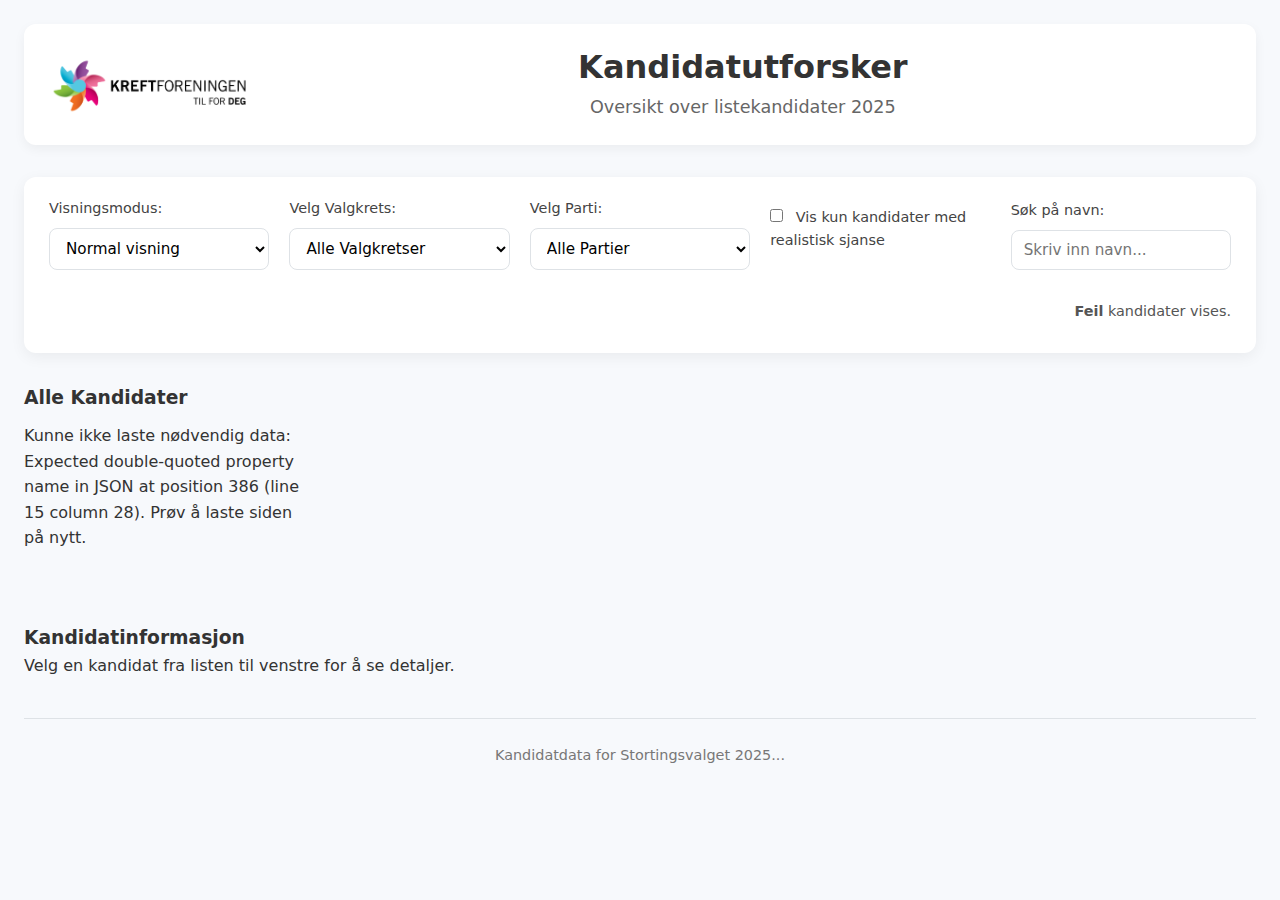
<file: candidates.html>
<!DOCTYPE html>
<html lang="no">
<head>
    <meta charset="UTF-8">
    <meta name="viewport" content="width=device-width, initial-scale=1.0">
    <title>Kandidatutforsker - Stortingsvalget 2025</title>
    <link rel="stylesheet" href="css/styles.css">
    <link rel="stylesheet" href="css/candidates.css"> </head>
<body>
    <div class="burger-menu" id="burgerMenu">
        <div class="burger-bar"></div> <div class="burger-bar"></div> <div class="burger-bar"></div>
    </div>
    <div class="mobile-menu" id="mobileMenu">
        <div class="menu-header"> <h3>Meny</h3> <button class="close-button" id="closeMenu">×</button> </div>
        <div class="menu-items" id="mobileMenuItems"></div>
    </div>
    <div class="menu-overlay" id="menuOverlay"></div>
    <div class="container">
        <header>
            <div class="logo-container"> <a href="index.html"> <img src="images/Logo.png" alt="Kreftforeningens logo" class="logo-image"> </a> </div>
            <div class="header-text"> <h1>Kandidatutforsker</h1> <div class="header-subtitle">Oversikt over listekandidater 2025</div> </div>
            <div class="nav-links"></div>
        </header>

        <div class="candidate-filters">
            <div class="filter-group"> <label for="view-mode-select">Visningsmodus:</label> <select id="view-mode-select" class="filter-dropdown"> <option value="normal" selected>Normal visning</option> <option value="featured">Kun utvalgte kandidater</option> </select> </div>
            <div class="filter-group"> <label for="constituency-filter">Velg Valgkrets:</label> <select id="constituency-filter" class="filter-dropdown"> <option value="all">Alle Valgkretser</option> </select> </div>
            <div class="filter-group"> <label for="party-filter">Velg Parti:</label> <select id="party-filter" class="filter-dropdown"> <option value="all">Alle Partier</option> </select> </div>
            <div class="filter-group toggle-group"> <label for="realistic-chance-filter" class="toggle-label"> <input type="checkbox" id="realistic-chance-filter"> <span>Vis kun kandidater med realistisk sjanse</span> </label> </div>
            <div class="filter-group search-group"> <label for="name-search">Søk på navn:</label> <input type="text" id="name-search" placeholder="Skriv inn navn..." class="search-input"> </div>
            <div class="filter-group count-group"> <span id="candidate-count">Laster...</span> kandidater vises. </div>
        </div>

        <div class="content-layout-wrapper">

            <div class="main-content-area">
                <div id="featured-candidates-view" style="display: none;">
                    <h2>Utvalgte Kandidater</h2>
                    <p class="interaction-hint" id="featured-hint"></p>
                    <div id="featured-candidates-grid" class="featured-candidates-grid">
                        <div class="loader">Laster utvalgte kandidater...</div>
                    </div>
                    <hr class="section-divider">
                </div>

                <div id="regular-candidates-view">
                    <h3>Alle Kandidater</h3>
                    <p class="interaction-hint" id="regular-hint"></p>
                    <div id="candidate-grid" class="candidate-grid">
                        <div class="loader">Laster kandidater...</div>
                    </div>
                </div>
            </div>

            <aside id="candidate-detail-panel" class="candidate-detail-panel">
                <div class="panel-content">
                    <div class="placeholder-text">
                        <h3>Kandidatinformasjon</h3>
                        <p>Velg en kandidat fra listen til venstre for å se detaljer.</p>
                    </div>
                </div>
            </aside>

        </div>
        <div id="candidate-detail-modal" class="quote-modal">
            <div class="quote-modal-content">
                <span class="close-modal" id="close-candidate-modal">×</span>
                <div id="candidate-detail-content">
                    </div>
            </div>
        </div>

        <footer> Kandidatdata for Stortingsvalget 2025... </footer>
    </div>

    <script src="js/navigationConfig.js"></script>
    <script src="js/navigation.js"></script>
    <script src="js/partiesData.js"></script>
    <script src="js/candidates.js"></script> </body>
</html>
</file>
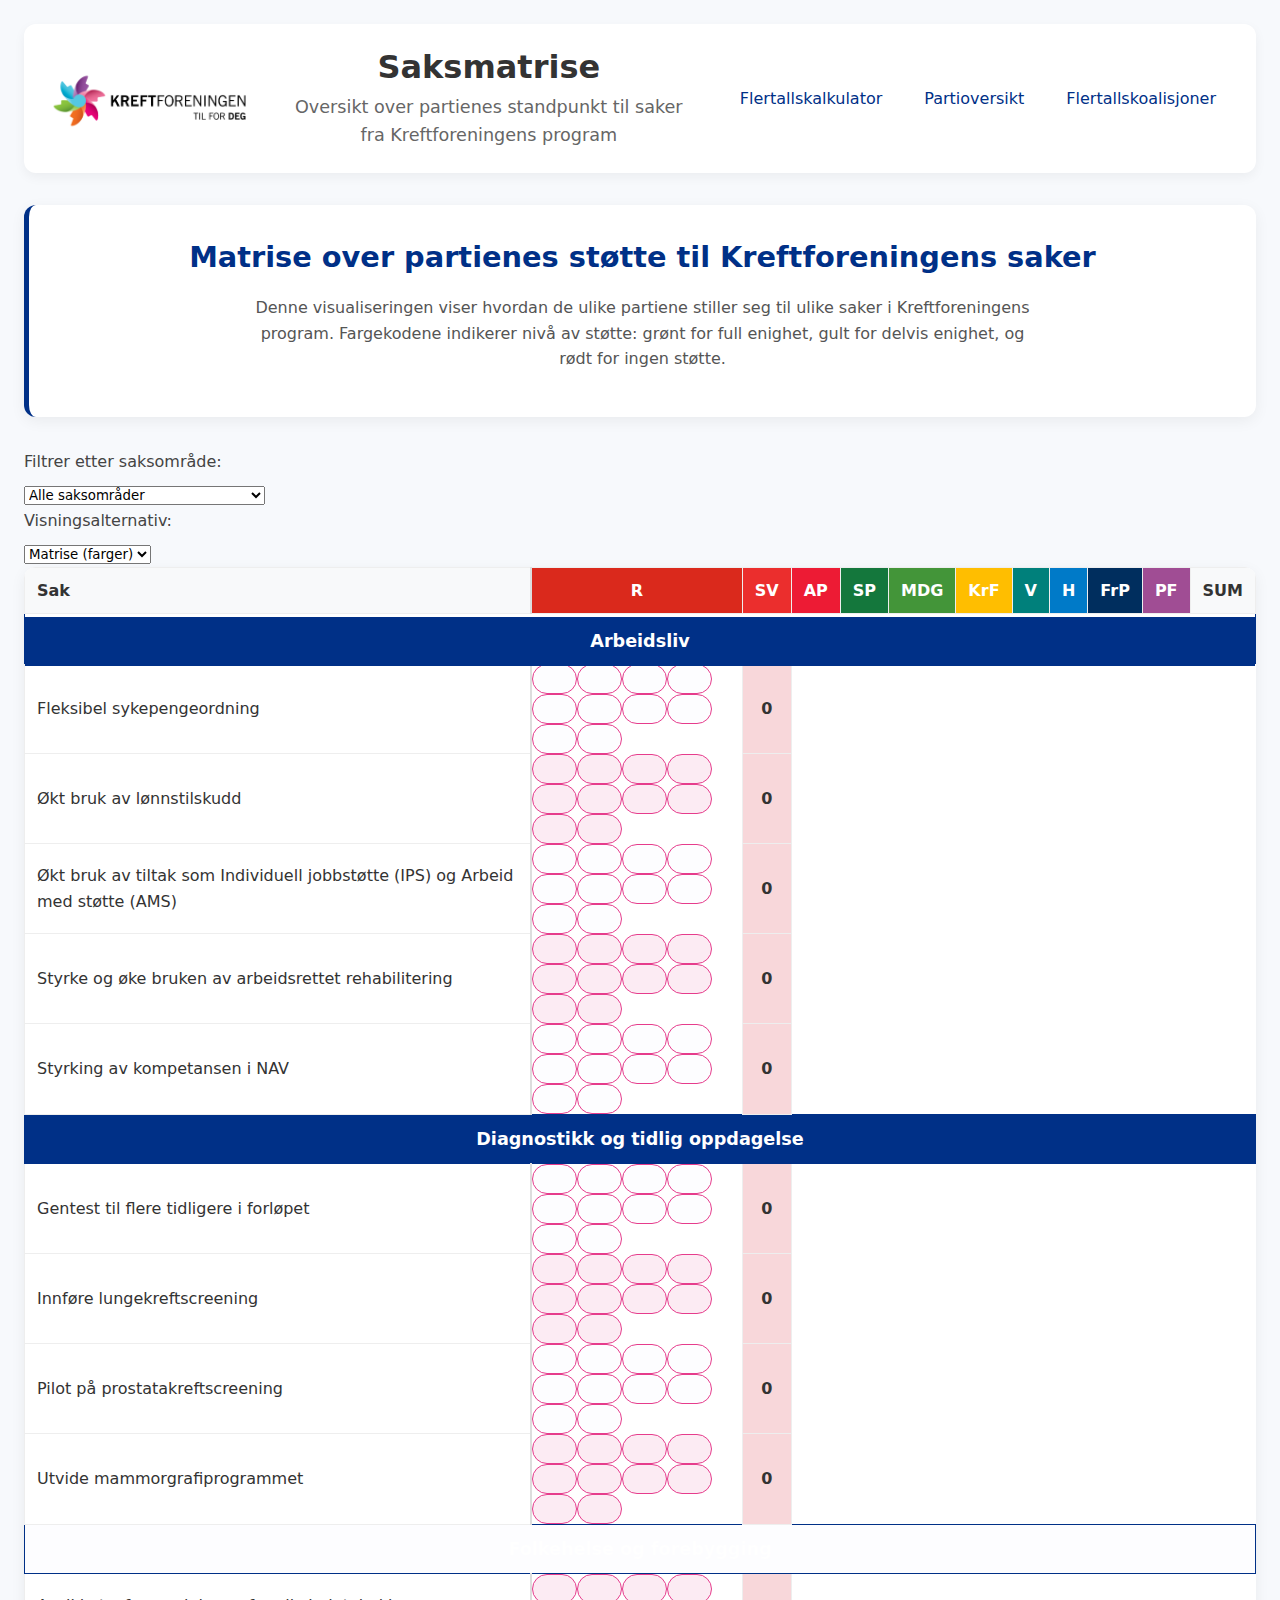
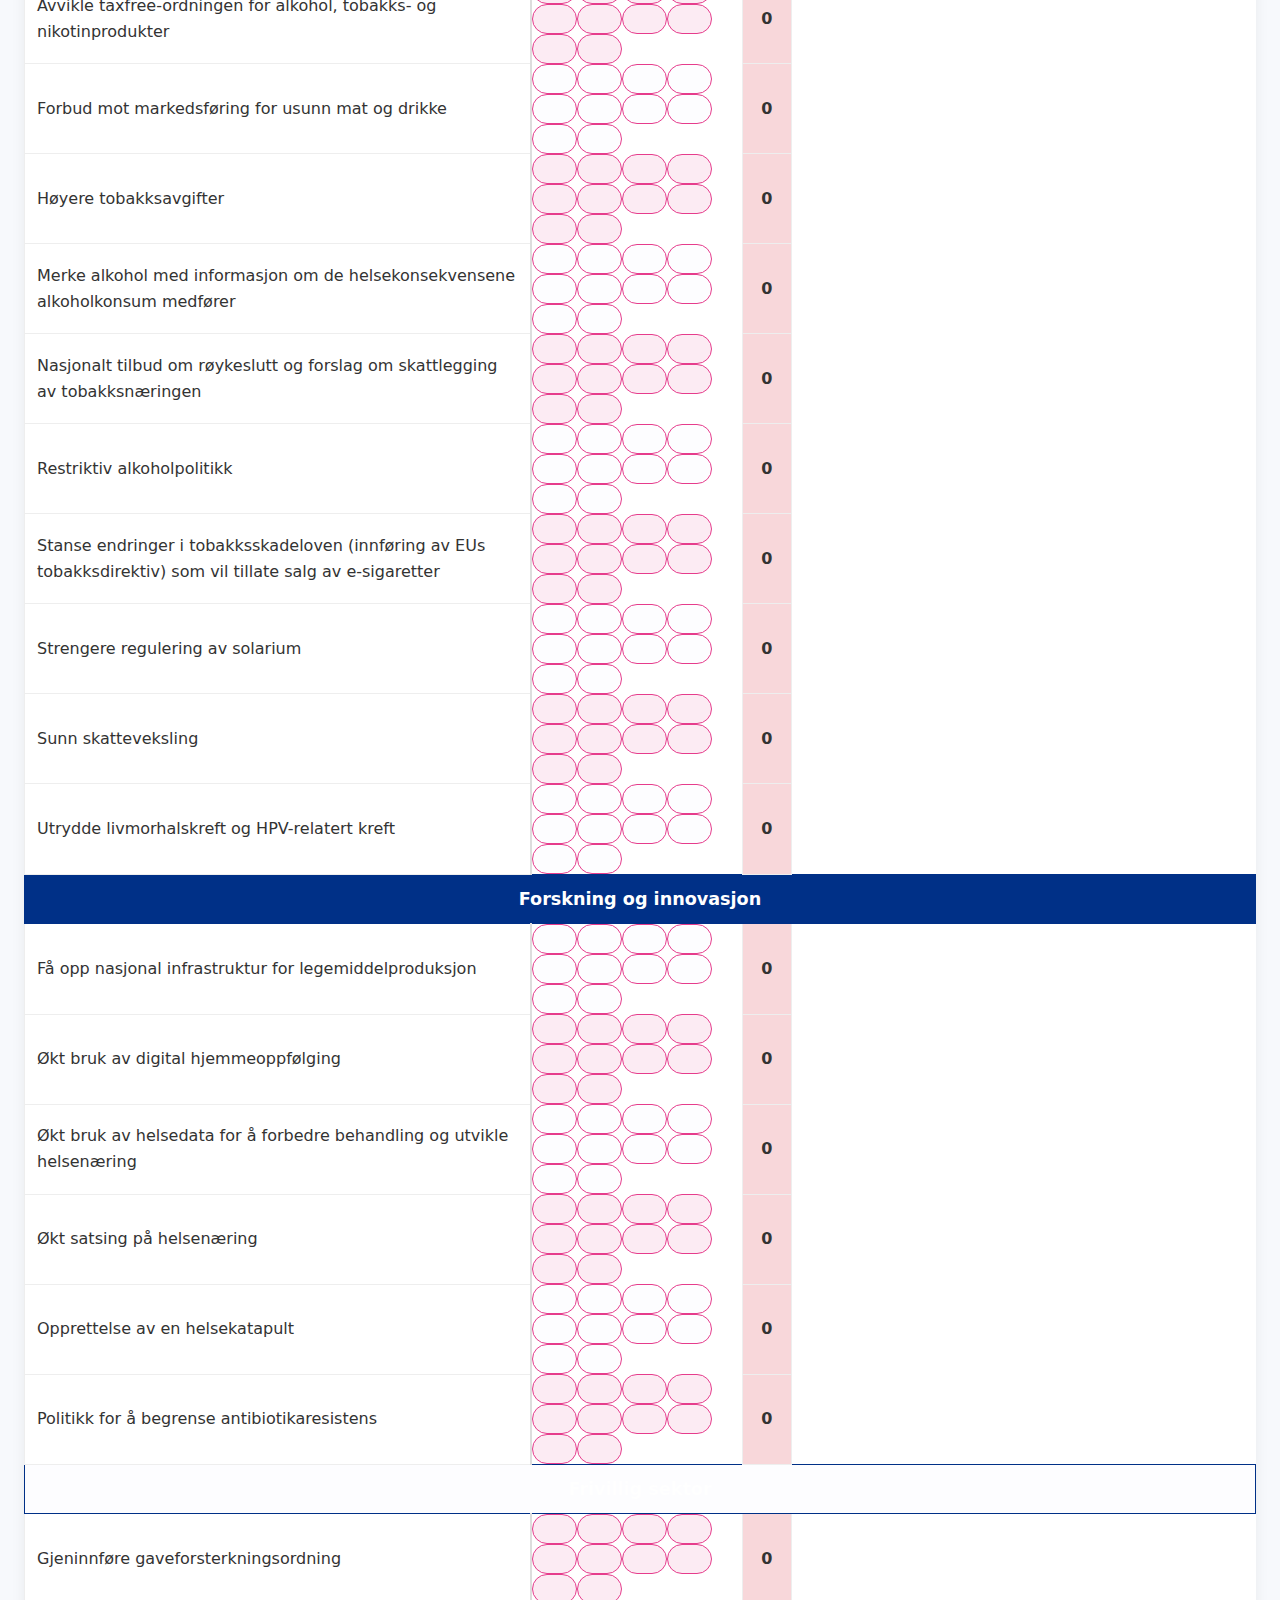
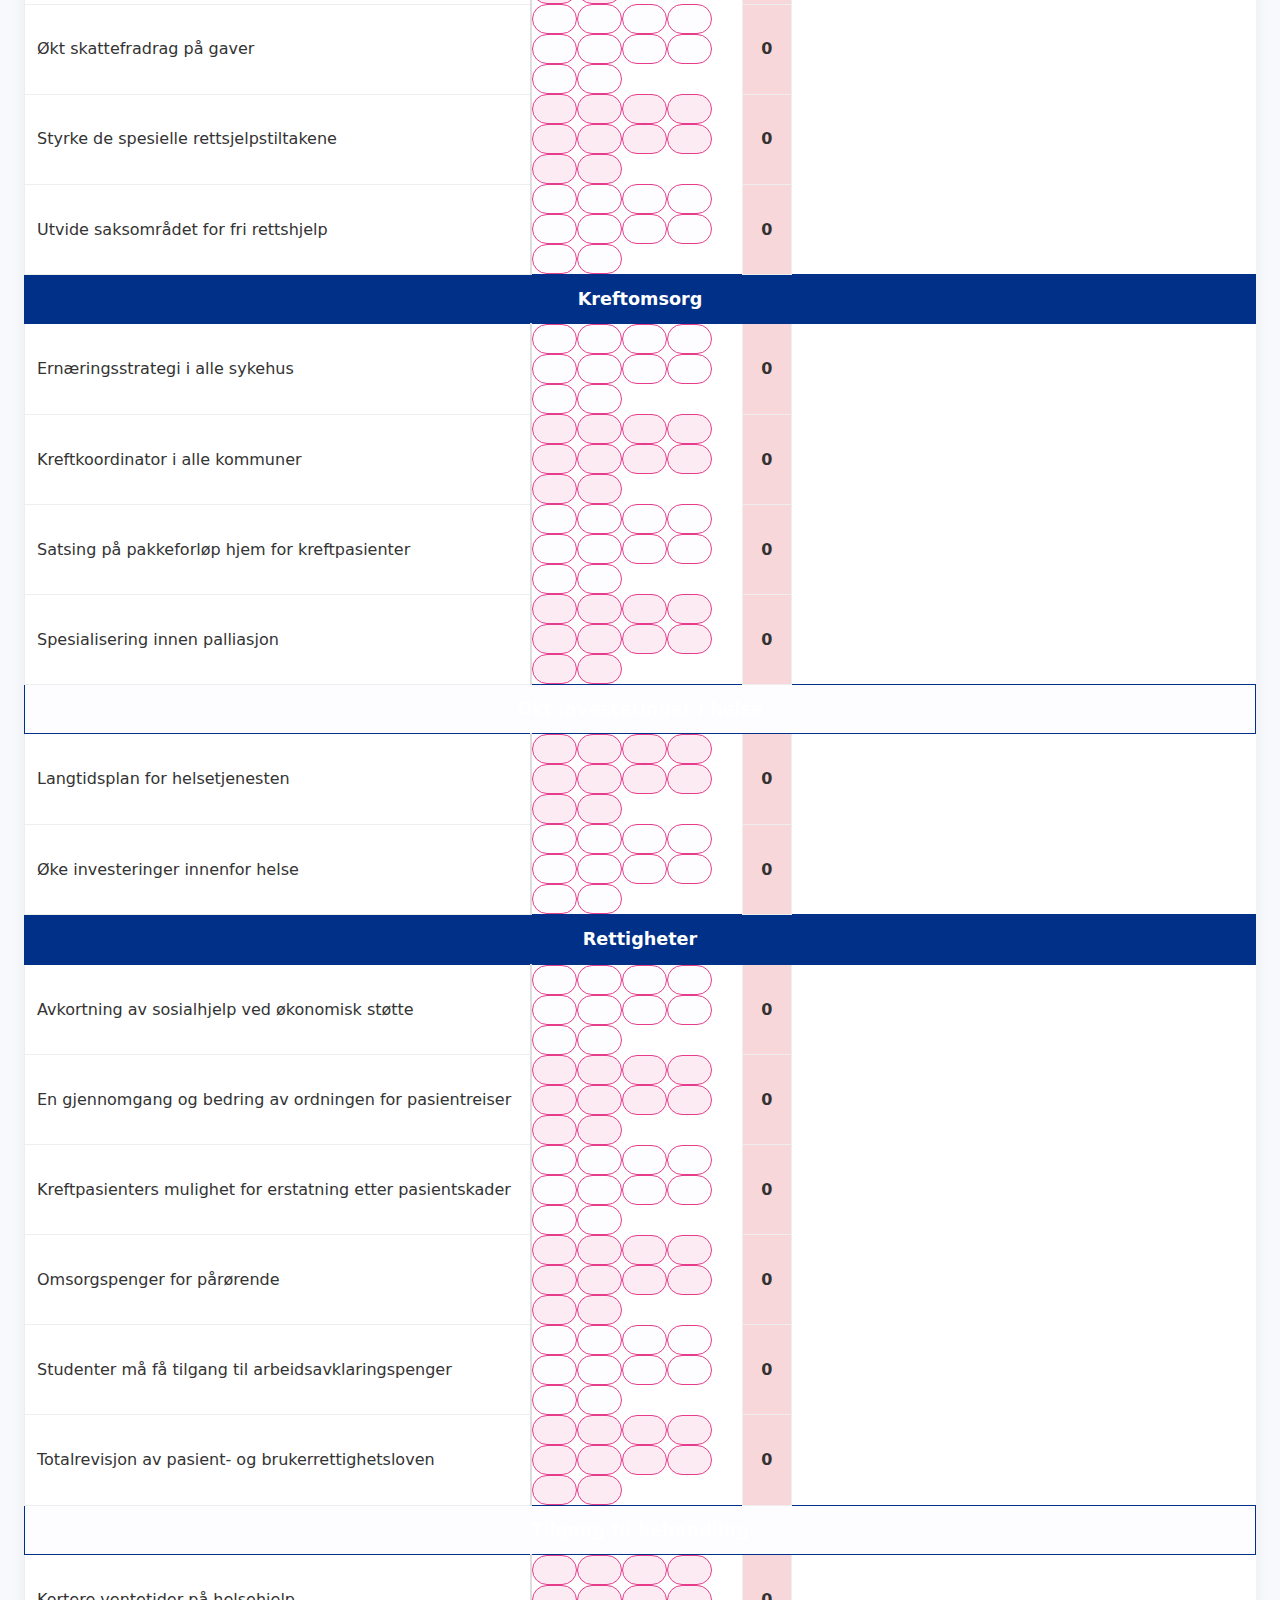
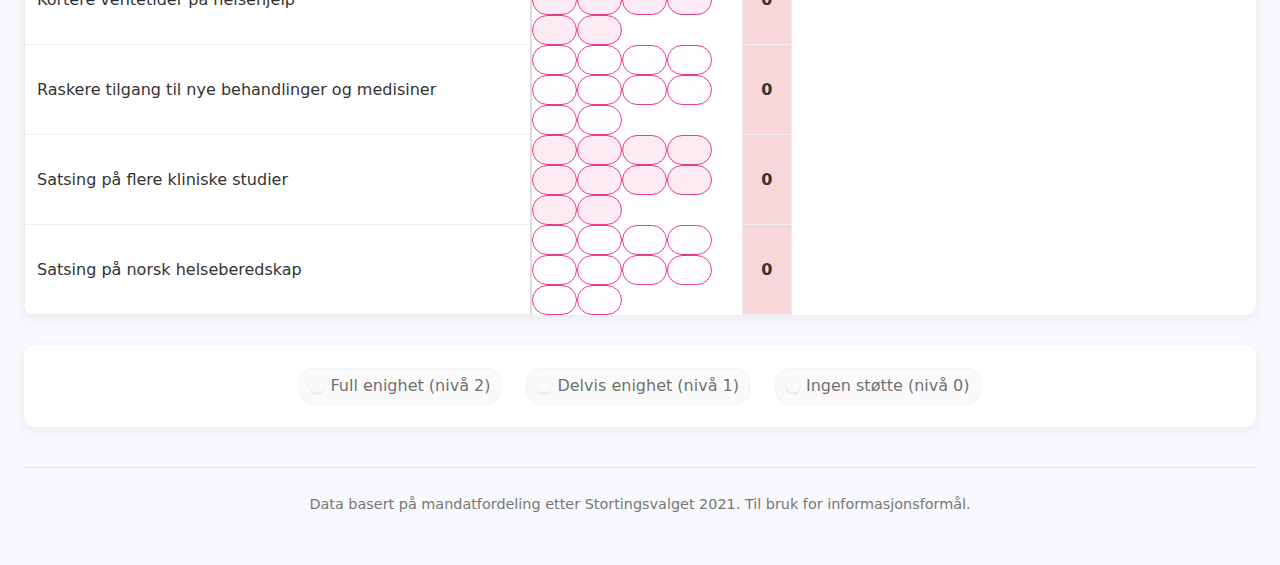
<file: issue-matrix.html>
<!DOCTYPE html>
<html lang="no">
<head>
    <meta charset="UTF-8">
    <meta name="viewport" content="width=device-width, initial-scale=1.0">
    <title>Saksmatrise - Partienes standpunkt</title>
    <link rel="stylesheet" href="css/styles.css">
    <link rel="stylesheet" href="css/issue-matrix.css">
    <!-- Inline CSS for hamburgermenyen - samme som andre sider -->
    <style>
        /* Hamburgermeny styling - uavhengig av andre stiler */
        .burger-menu {
            position: fixed;
            top: 20px;
            left: 20px; /* Flyttet til venstre side */
            z-index: 1000;
            cursor: pointer;
            background: white;
            padding: 10px;
            border-radius: 5px;
            box-shadow: 0 2px 5px rgba(0,0,0,0.2);
            display: none; /* Skjul på desktop */
        }
        
        @media (max-width: 768px) {
            .burger-menu {
                display: block; /* Vis bare på mobil */
            }
            
            .nav-links {
                display: none; /* Skjul vanlige lenker på mobil */
            }
        }
        
        .burger-bar {
            width: 25px;
            height: 3px;
            background-color: #003087; /* Kreftforeningens blå */
            margin: 5px 0;
            transition: 0.4s;
        }
        
        /* Menycontainer - nå kommer fra venstre side */
        .mobile-menu {
            position: fixed;
            left: -250px; /* Starter utenfor skjermen på venstre side */
            top: 0;
            width: 250px;
            max-width: 80vw;
            height: 100%;
            background-color: white;
            transition: left 0.3s ease; /* Endret fra right til left */
            box-shadow: 2px 0 5px rgba(0,0,0,0.2); /* Endret skyggeside */
            z-index: 999;
        }
        
        .mobile-menu.active {
            left: 0; /* Kommer inn fra venstre side */
        }
        
        /* Menyinnhold */
        .menu-header {
            padding: 20px;
            border-bottom: 1px solid #eee;
            display: flex;
            justify-content: space-between;
            align-items: center;
        }
        
        .close-button {
            font-size: 24px;
            cursor: pointer;
            background: none;
            border: none;
            padding: 0;
            margin: 0;
            line-height: 1;
        }
        
        .menu-items {
            padding: 20px;
        }
        
        .menu-items a {
            display: block;
            padding: 12px 15px;
            margin-bottom: 10px;
            color: #333;
            text-decoration: none;
            border-radius: 5px;
            transition: background-color 0.2s;
        }
        
        .menu-items a:hover {
            background-color: #f0f0f0;
        }
        
        /* Overlay når menyen er åpen */
        .menu-overlay {
            position: fixed;
            top: 0;
            left: 0;
            width: 100%;
            height: 100%;
            background-color: rgba(0,0,0,0.5);
            z-index: 998;
            display: none;
        }
        
        .menu-overlay.active {
            display: block;
        }
    </style>
</head>
<body>
    <!-- Hamburger meny knapp -->
    <div class="burger-menu" id="burgerMenu">
        <div class="burger-bar"></div>
        <div class="burger-bar"></div>
        <div class="burger-bar"></div>
    </div>
    
    <!-- Mobil meny -->
    <div class="mobile-menu" id="mobileMenu">
        <div class="menu-header">
            <h3>Meny</h3>
            <button class="close-button" id="closeMenu">&times;</button>
        </div>
        <div class="menu-items">
            <a href="index.html">Flertallskalkulator</a>
            <a href="party-overview.html">Partioversikt</a>
            <a href="majority-coalitions.html">Flertallskoalisjoner</a>
            <a href="issue-matrix.html">Saksmatrise</a>
        </div>
    </div>
    
    <!-- Bakgrunnsoverlay for menyen -->
    <div class="menu-overlay" id="menuOverlay"></div>

    <div class="container">
        <!-- Header -->
        <header>
            <div class="logo-container">
                <img src="images/Logo.png" alt="Kreftforeningens logo" class="logo-image">
            </div>
            <div class="header-text">
                <h1>Saksmatrise</h1>
                <div class="header-subtitle">Oversikt over partienes standpunkt til saker fra Kreftforeningens program</div>
            </div>
            <div class="nav-links">
                <a href="index.html" class="nav-link">Flertallskalkulator</a>
                <a href="party-overview.html" class="nav-link">Partioversikt</a>
                <a href="majority-coalitions.html" class="nav-link">Flertallskoalisjoner</a>
            </div>
        </header>
        
        <!-- Introduksjon -->
        <div class="introduction">
            <h2>Matrise over partienes støtte til Kreftforeningens saker</h2>
            <p>Denne visualiseringen viser hvordan de ulike partiene stiller seg til ulike saker i Kreftforeningens program.
            Fargekodene indikerer nivå av støtte: grønt for full enighet, gult for delvis enighet, og rødt for ingen støtte.</p>
        </div>
        
        <!-- Filtreringsvalg -->
        <div class="filter-container">
            <div class="filter-group">
                <label for="area-filter">Filtrer etter saksområde:</label>
                <select id="area-filter" class="filter-dropdown">
                    <option value="all">Alle saksområder</option>
                    <!-- Saksområder legges til med JavaScript -->
                </select>
            </div>
            
            <div class="filter-group">
                <label for="view-mode">Visningsalternativ:</label>
                <select id="view-mode" class="filter-dropdown">
                    <option value="heatmap">Matrise (farger)</option>
                    <option value="numbers">Matrise (tall)</option>
                </select>
            </div>
        </div>
        
        <!-- Matrise-container -->
        <div class="matrix-container">
            <div class="matrix-loader">Laster inn data...</div>
            <!-- Matrix will be rendered here by JavaScript -->
            <div id="matrix-visualization"></div>
        </div>
        
        <!-- Forklaring av fargekoder -->
        <div class="legend-container">
            <div class="legend-item">
                <div class="legend-color level-2"></div>
                <div class="legend-text">Full enighet (nivå 2)</div>
            </div>
            <div class="legend-item">
                <div class="legend-color level-1"></div>
                <div class="legend-text">Delvis enighet (nivå 1)</div>
            </div>
            <div class="legend-item">
                <div class="legend-color level-0"></div>
                <div class="legend-text">Ingen støtte (nivå 0)</div>
            </div>
        </div>
        
        <!-- Footer -->
        <footer>
            Data basert på mandatfordeling etter Stortingsvalget 2021. Til bruk for informasjonsformål.
        </footer>
    </div>

    <!-- Inline JavaScript for hamburger-meny -->
    <script>
        // Vent til DOM er fullstendig lastet
        document.addEventListener('DOMContentLoaded', function() {
            // Hent nødvendige elementer
            const burgerMenu = document.getElementById('burgerMenu');
            const mobileMenu = document.getElementById('mobileMenu');
            const closeMenu = document.getElementById('closeMenu');
            const menuOverlay = document.getElementById('menuOverlay');
            
            // Hvis elementene ikke finnes, avbryt
            if (!burgerMenu || !mobileMenu || !closeMenu || !menuOverlay) {
                console.error("Kunne ikke finne nødvendige menyelementer");
                return;
            }
            
            // Åpne menyen når burger-knappen klikkes
            burgerMenu.addEventListener('click', function() {
                mobileMenu.classList.add('active');
                menuOverlay.classList.add('active');
                document.body.style.overflow = 'hidden'; // Hindre scrolling
            });
            
            // Lukk menyen når lukke-knappen klikkes
            closeMenu.addEventListener('click', function() {
                mobileMenu.classList.remove('active');
                menuOverlay.classList.remove('active');
                document.body.style.overflow = ''; // Gjenopprett scrolling
            });
            
            // Lukk menyen når man klikker på overlay
            menuOverlay.addEventListener('click', function() {
                mobileMenu.classList.remove('active');
                menuOverlay.classList.remove('active');
                document.body.style.overflow = ''; // Gjenopprett scrolling
            });
        });
    </script>

    <!-- Scripts -->
    <script src="js/issues.js"></script>
    <script src="js/issue-matrix.js"></script>
</body>
</html>
</file>
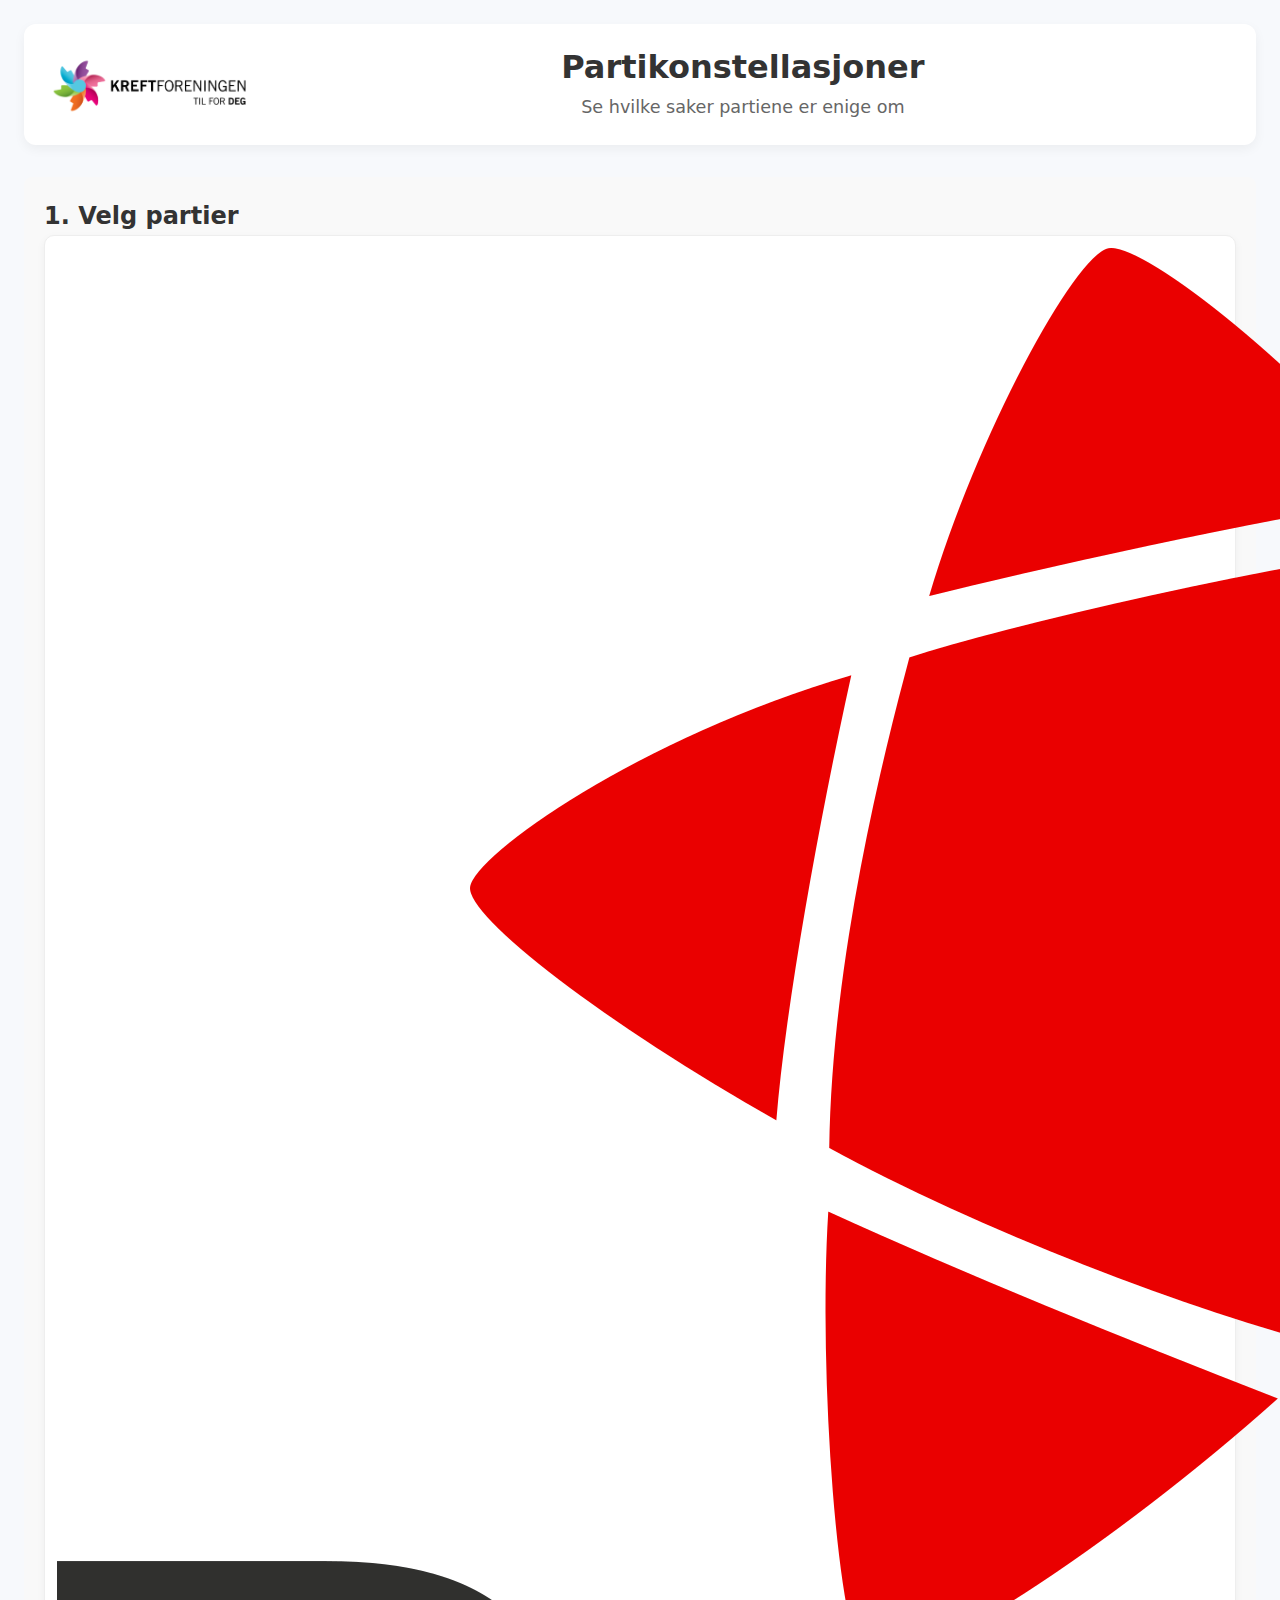
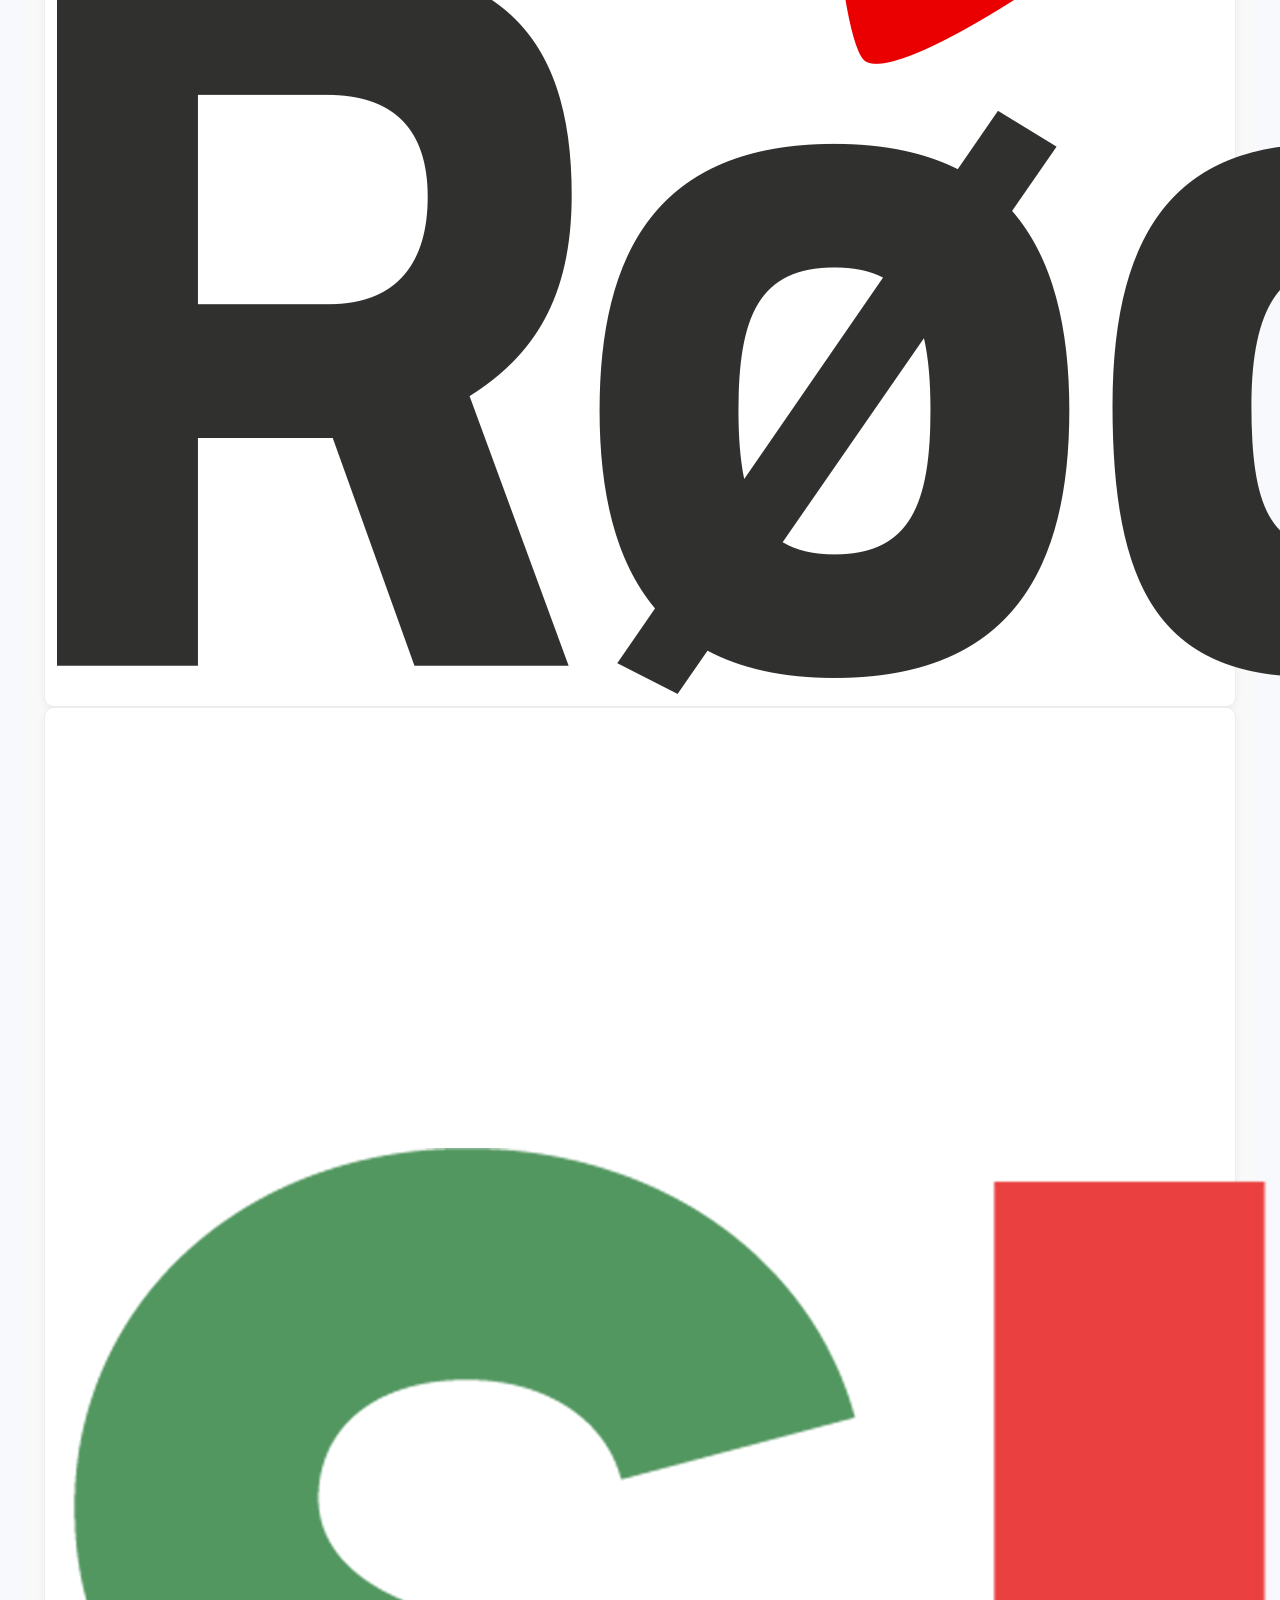
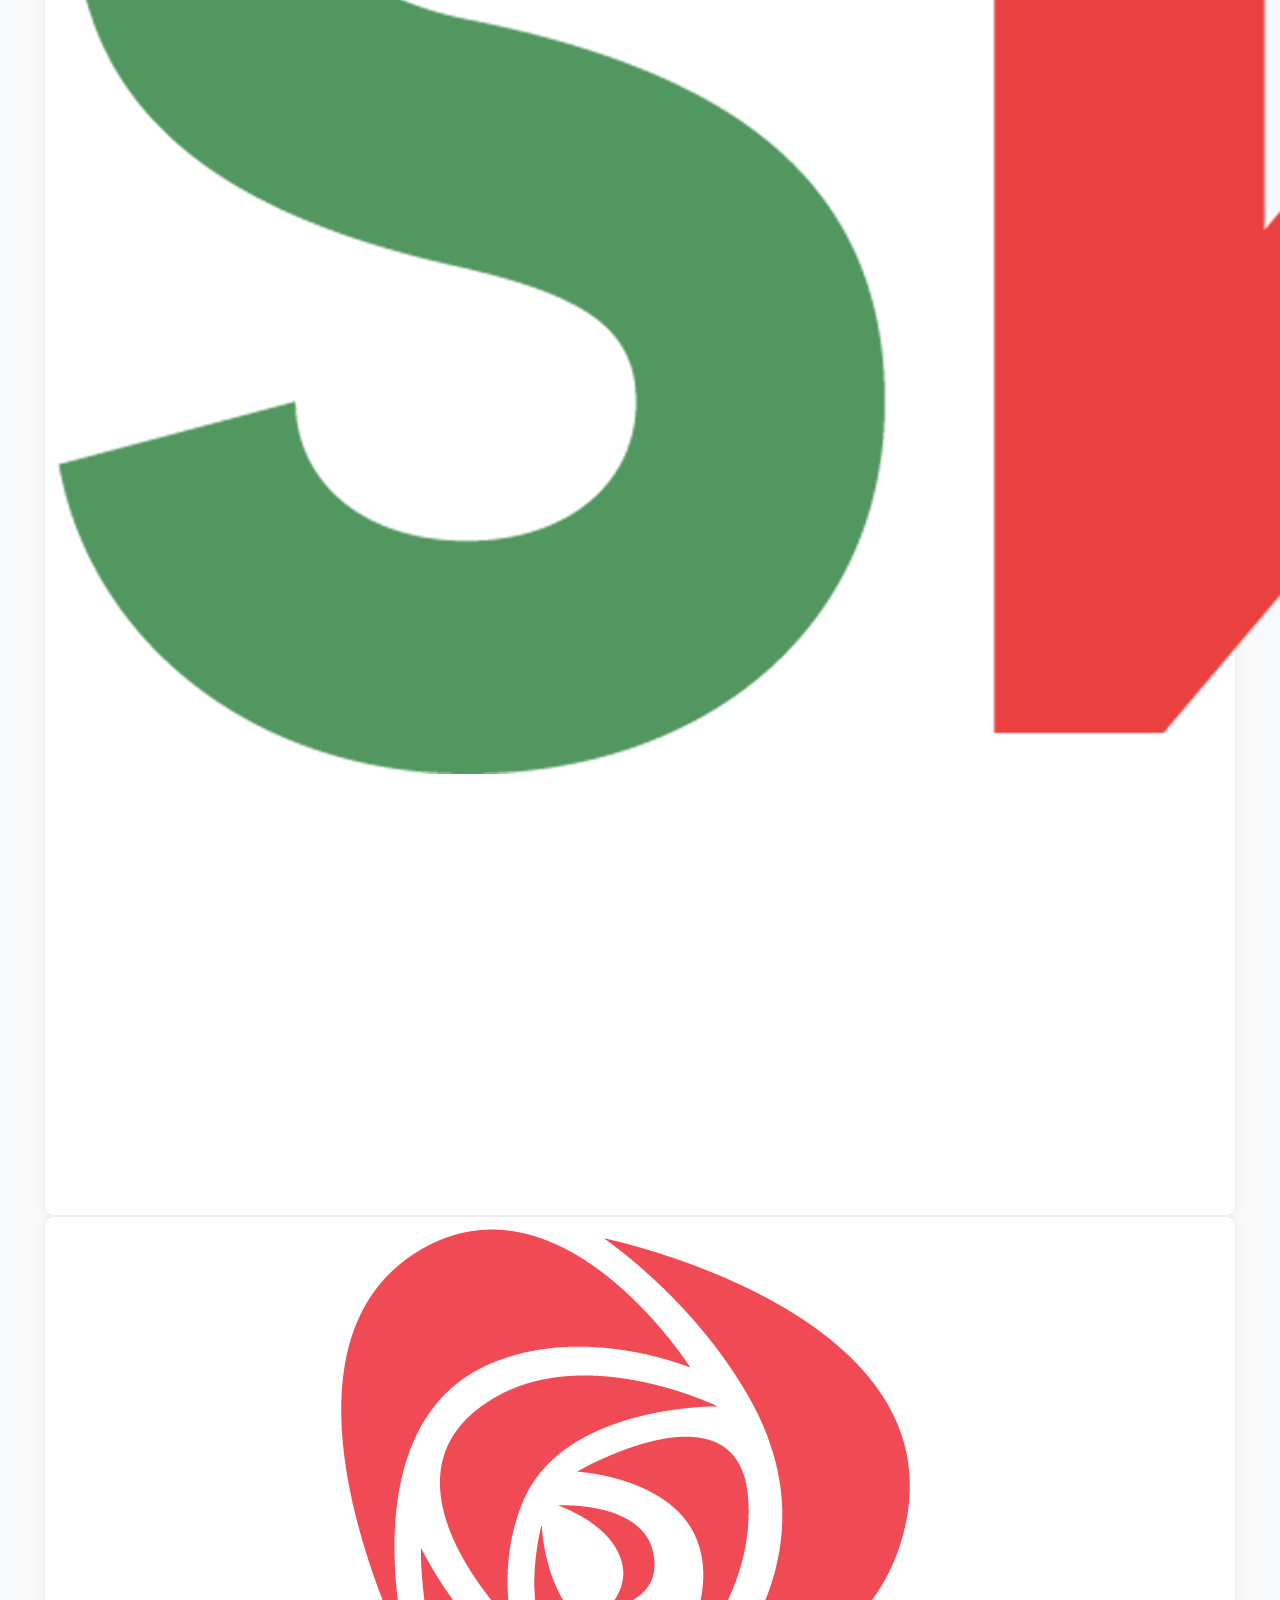
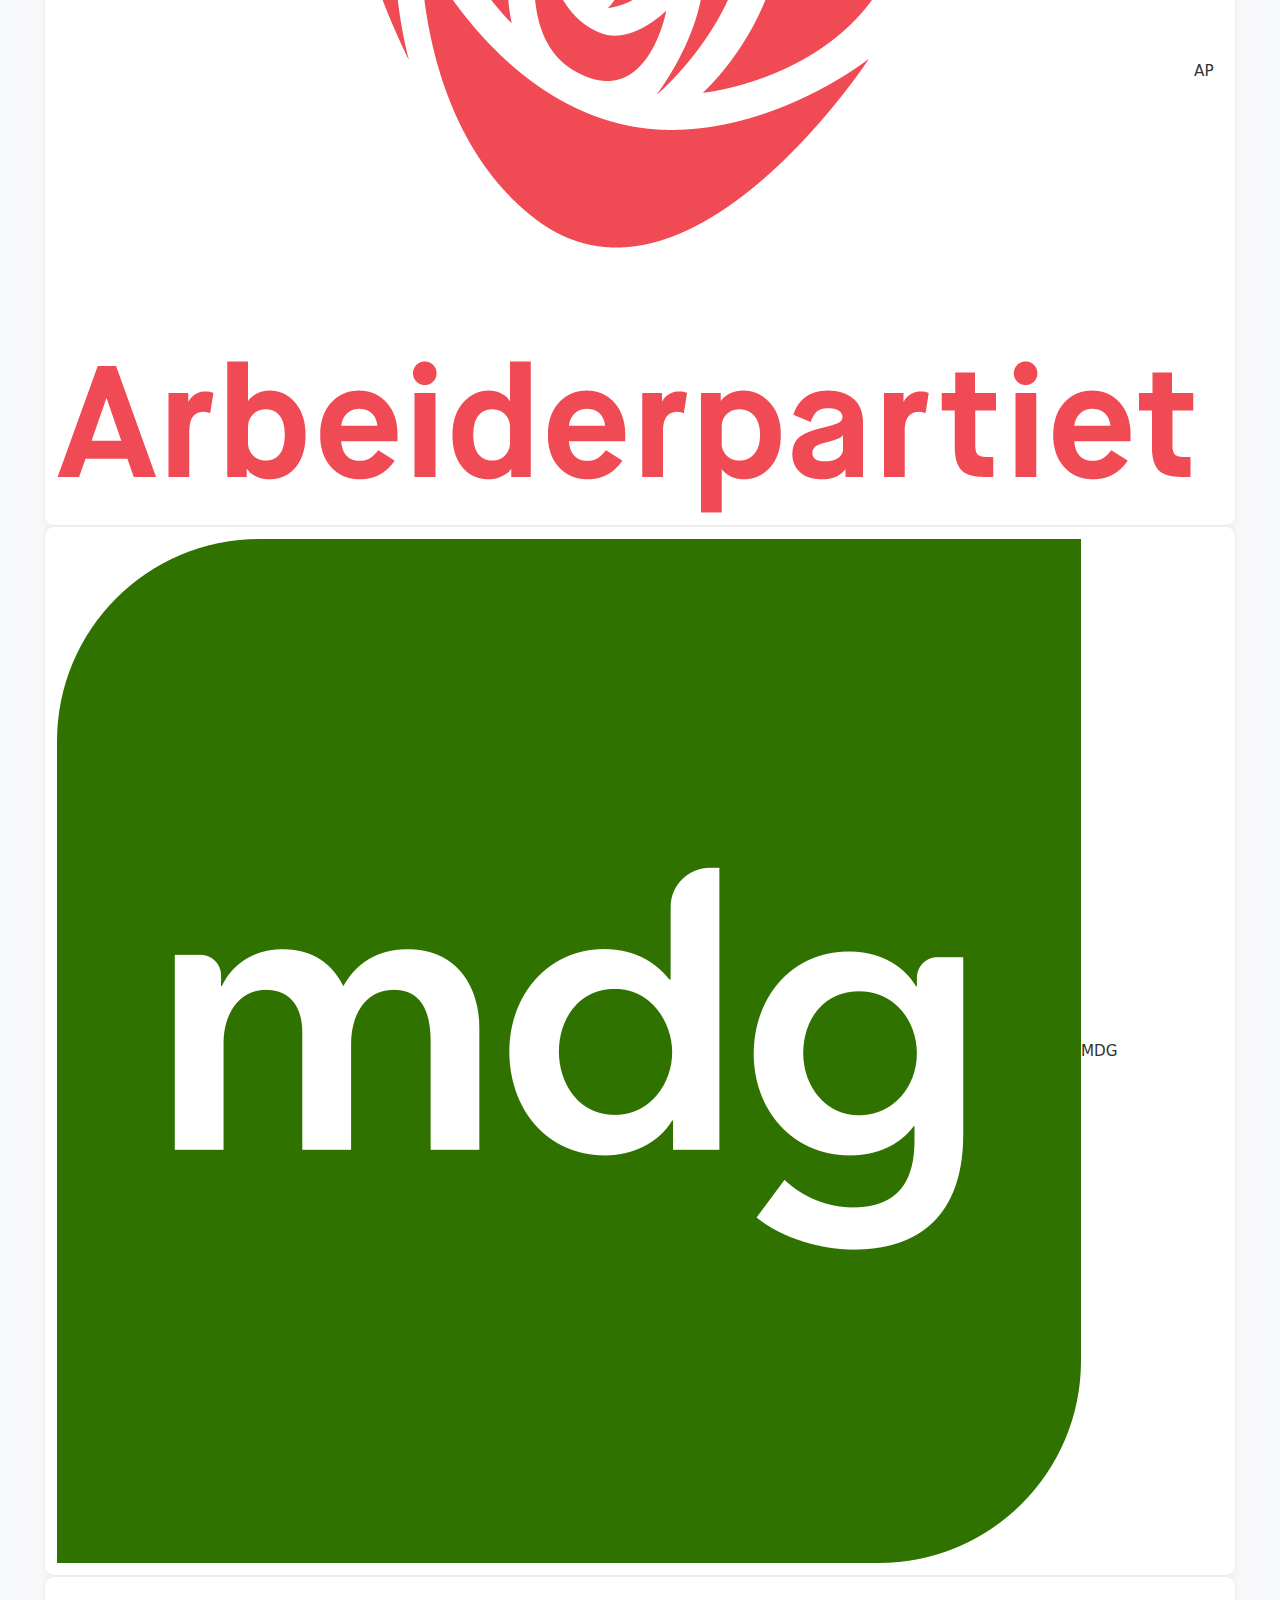
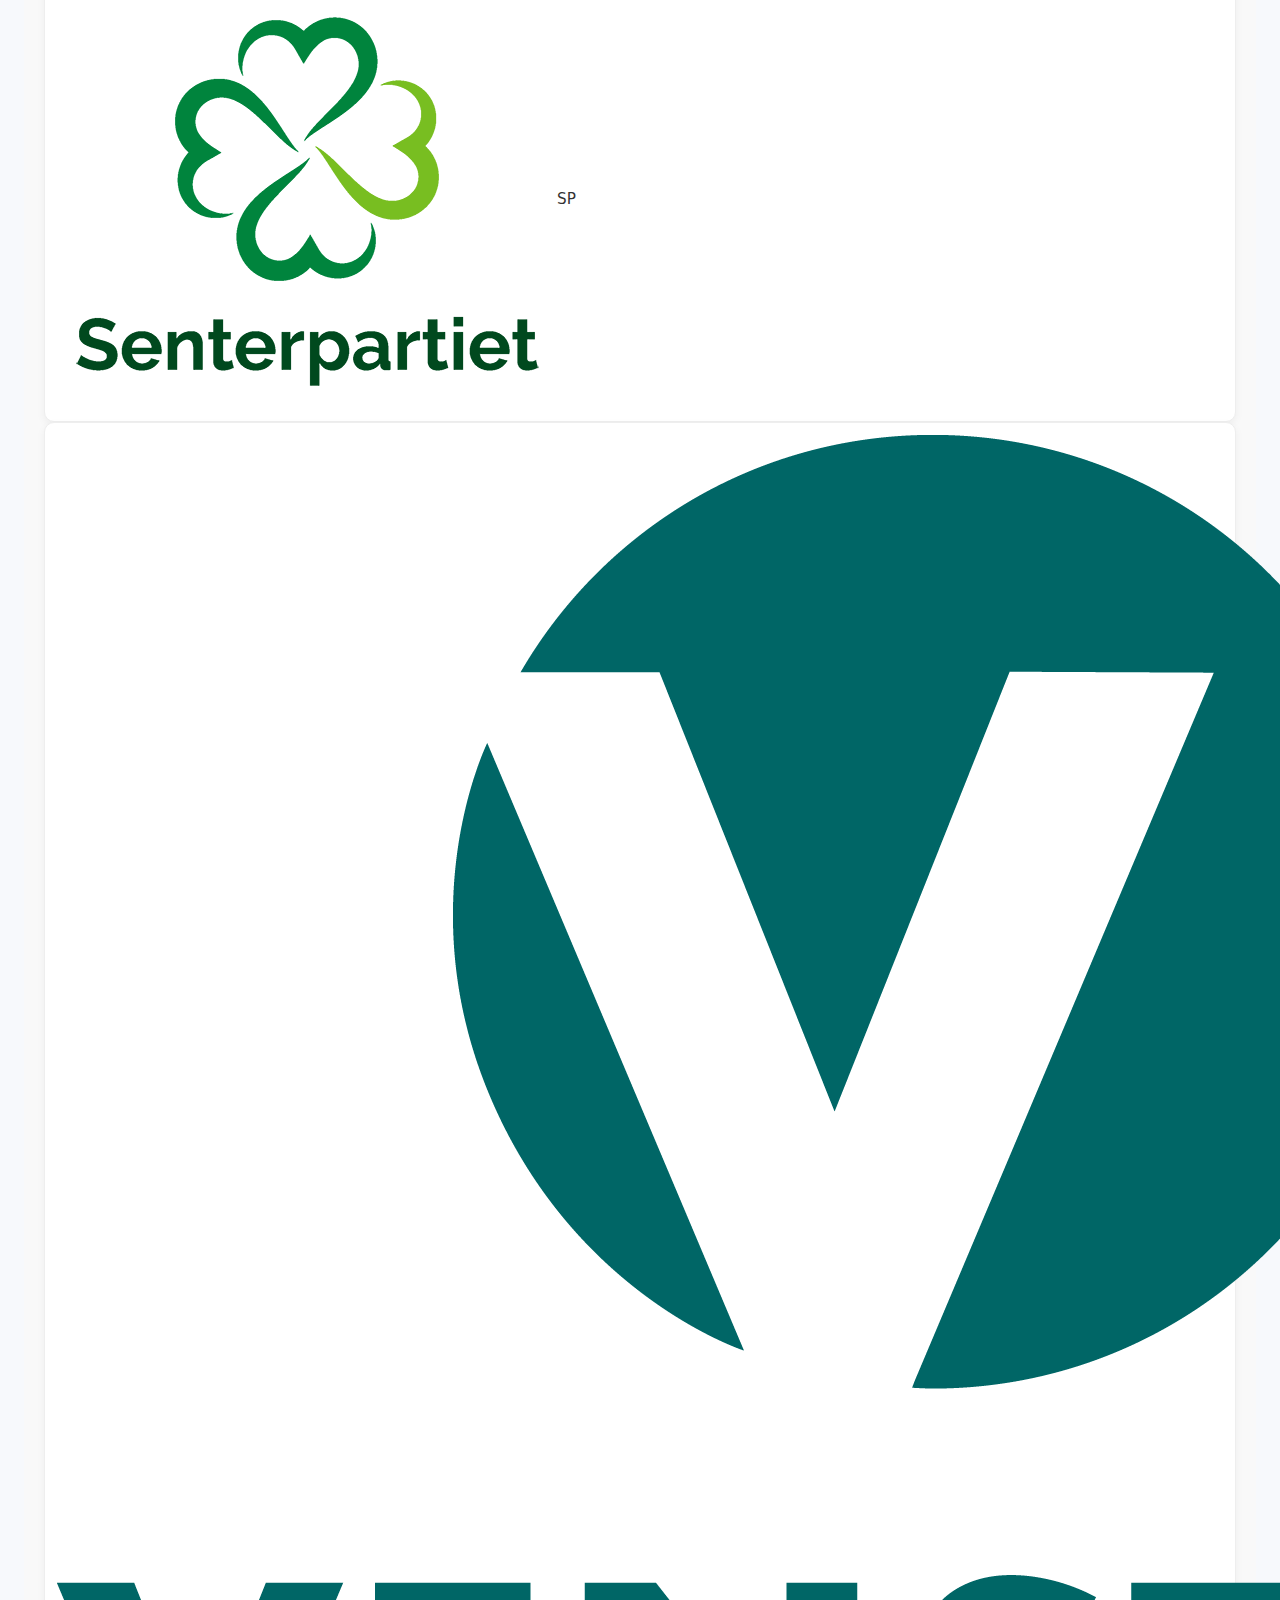
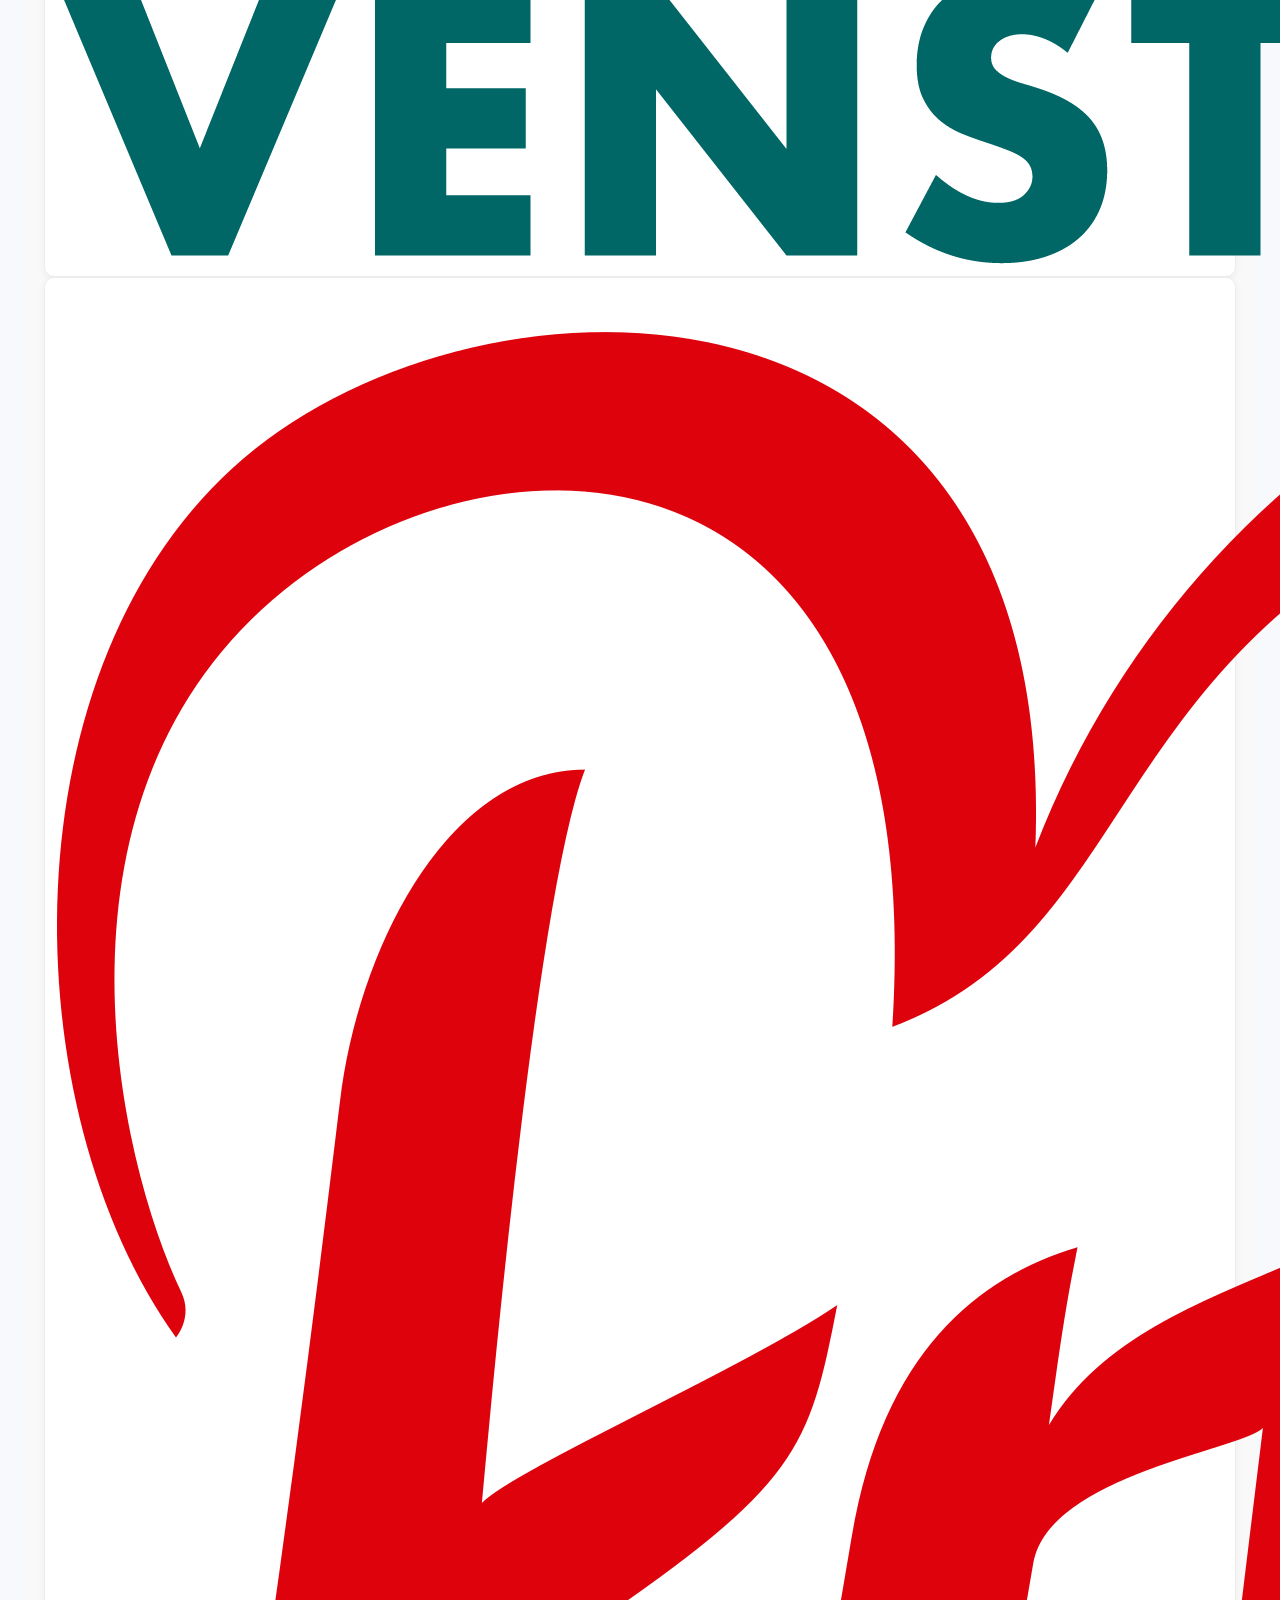
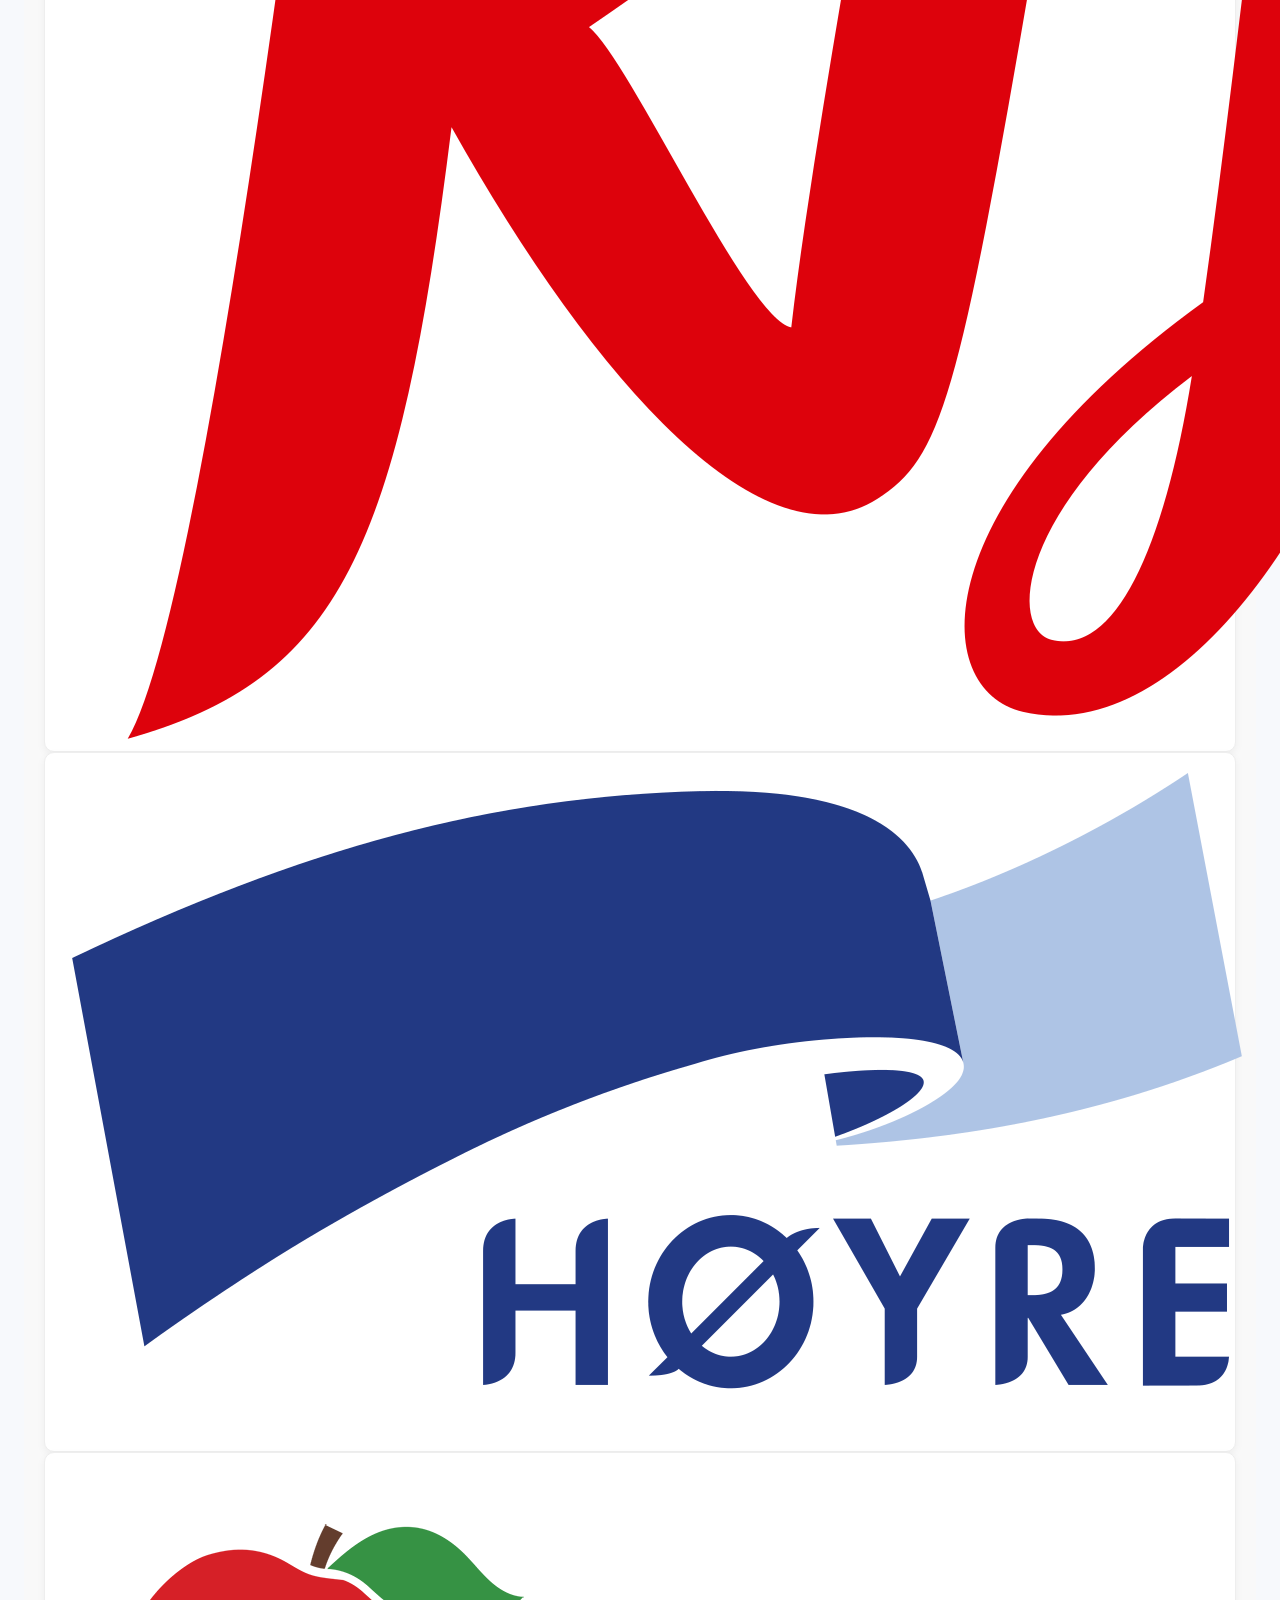
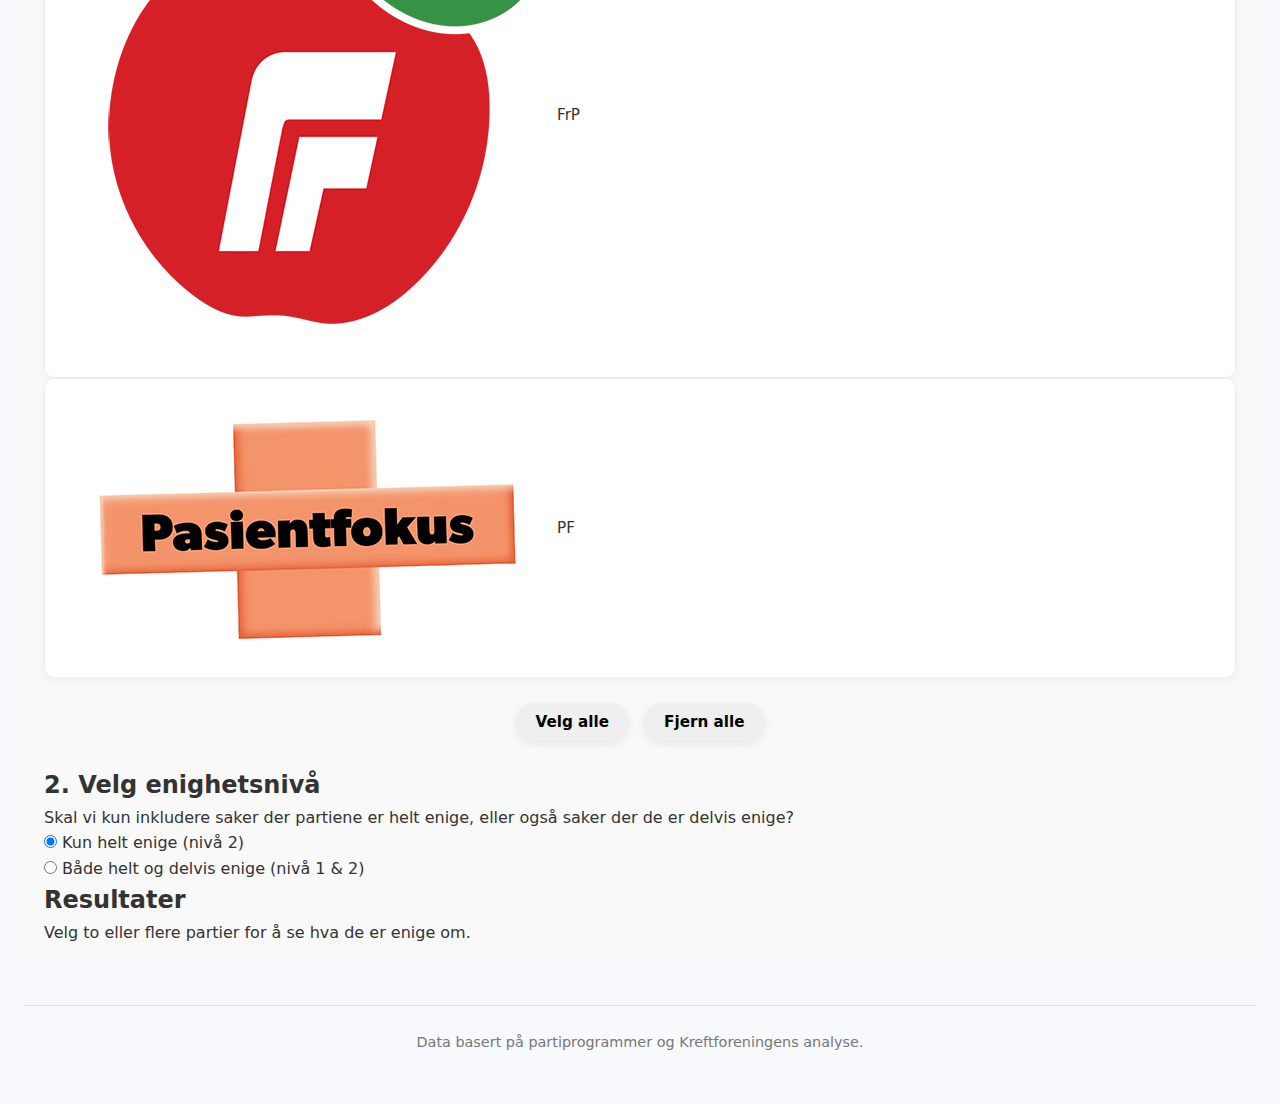
<file: party-constellations.html>
<!DOCTYPE html>
<html lang="no">
<head>
    <meta charset="UTF-8">
    <meta name="viewport" content="width=device-width, initial-scale=1.0">
    <title>Partikonstellasjoner - Hva er partiene enige om?</title>
    <link rel="stylesheet" href="css/styles.css">
    <link rel="stylesheet" href="css/party-constellations.css">
</head>
<body>
    <div class="burger-menu" id="burgerMenu">
        <div class="burger-bar"></div>
        <div class="burger-bar"></div>
        <div class="burger-bar"></div>
    </div>
    <div class="mobile-menu" id="mobileMenu">
        <div class="menu-header">
            <h3>Meny</h3>
            <button class="close-button" id="closeMenu">×</button>
        </div>
        <div class="menu-items" id="mobileMenuItems"></div>
    </div>
    <div class="menu-overlay" id="menuOverlay"></div>
    <div class="container">
        <header>
            <div class="logo-container">
                <a href="index.html">
                    <img src="images/Logo.png" alt="Kreftforeningens logo" class="logo-image">
                </a>
            </div>
            <div class="header-text">
                <h1>Partikonstellasjoner</h1>
                <div class="header-subtitle">Se hvilke saker partiene er enige om</div>
            </div>
            <div class="nav-links">
                </div>
        </header>

        <div class="main-content">
            <div class="selection-container">
                <h2>1. Velg partier</h2>
                <div class="party-selector" id="partySelector">
                    </div>
                 <div class="action-buttons">
                    <button id="selectAllBtn">Velg alle</button>
                    <button id="clearAllBtn">Fjern alle</button>
                </div>
            </div>

            <div class="selection-container">
                <h2>2. Velg enighetsnivå</h2>
                <p>Skal vi kun inkludere saker der partiene er helt enige, eller også saker der de er delvis enige?</p>
                <div class="agreement-selector">
                    <input type="radio" id="level2" name="agreement" value="2" checked>
                    <label for="level2">Kun helt enige (nivå 2)</label>
                    <br>
                    <input type="radio" id="level1" name="agreement" value="1">
                    <label for="level1">Både helt og delvis enige (nivå 1 & 2)</label>
                </div>
            </div>

            <div class="results-container" id="resultsContainer">
                <h2>Resultater</h2>
                <div id="resultsOutput">
                    <p class="placeholder-text">Velg to eller flere partier for å se hva de er enige om.</p>
                </div>
            </div>
        </div>

        <footer>
            Data basert på partiprogrammer og Kreftforeningens analyse.
        </footer>
    </div>

    <script src="js/navigationConfig.js"></script>
    <script src="js/navigation.js"></script>
    <script src="js/party-constellations.js"></script>
</body>
</html>
</file>
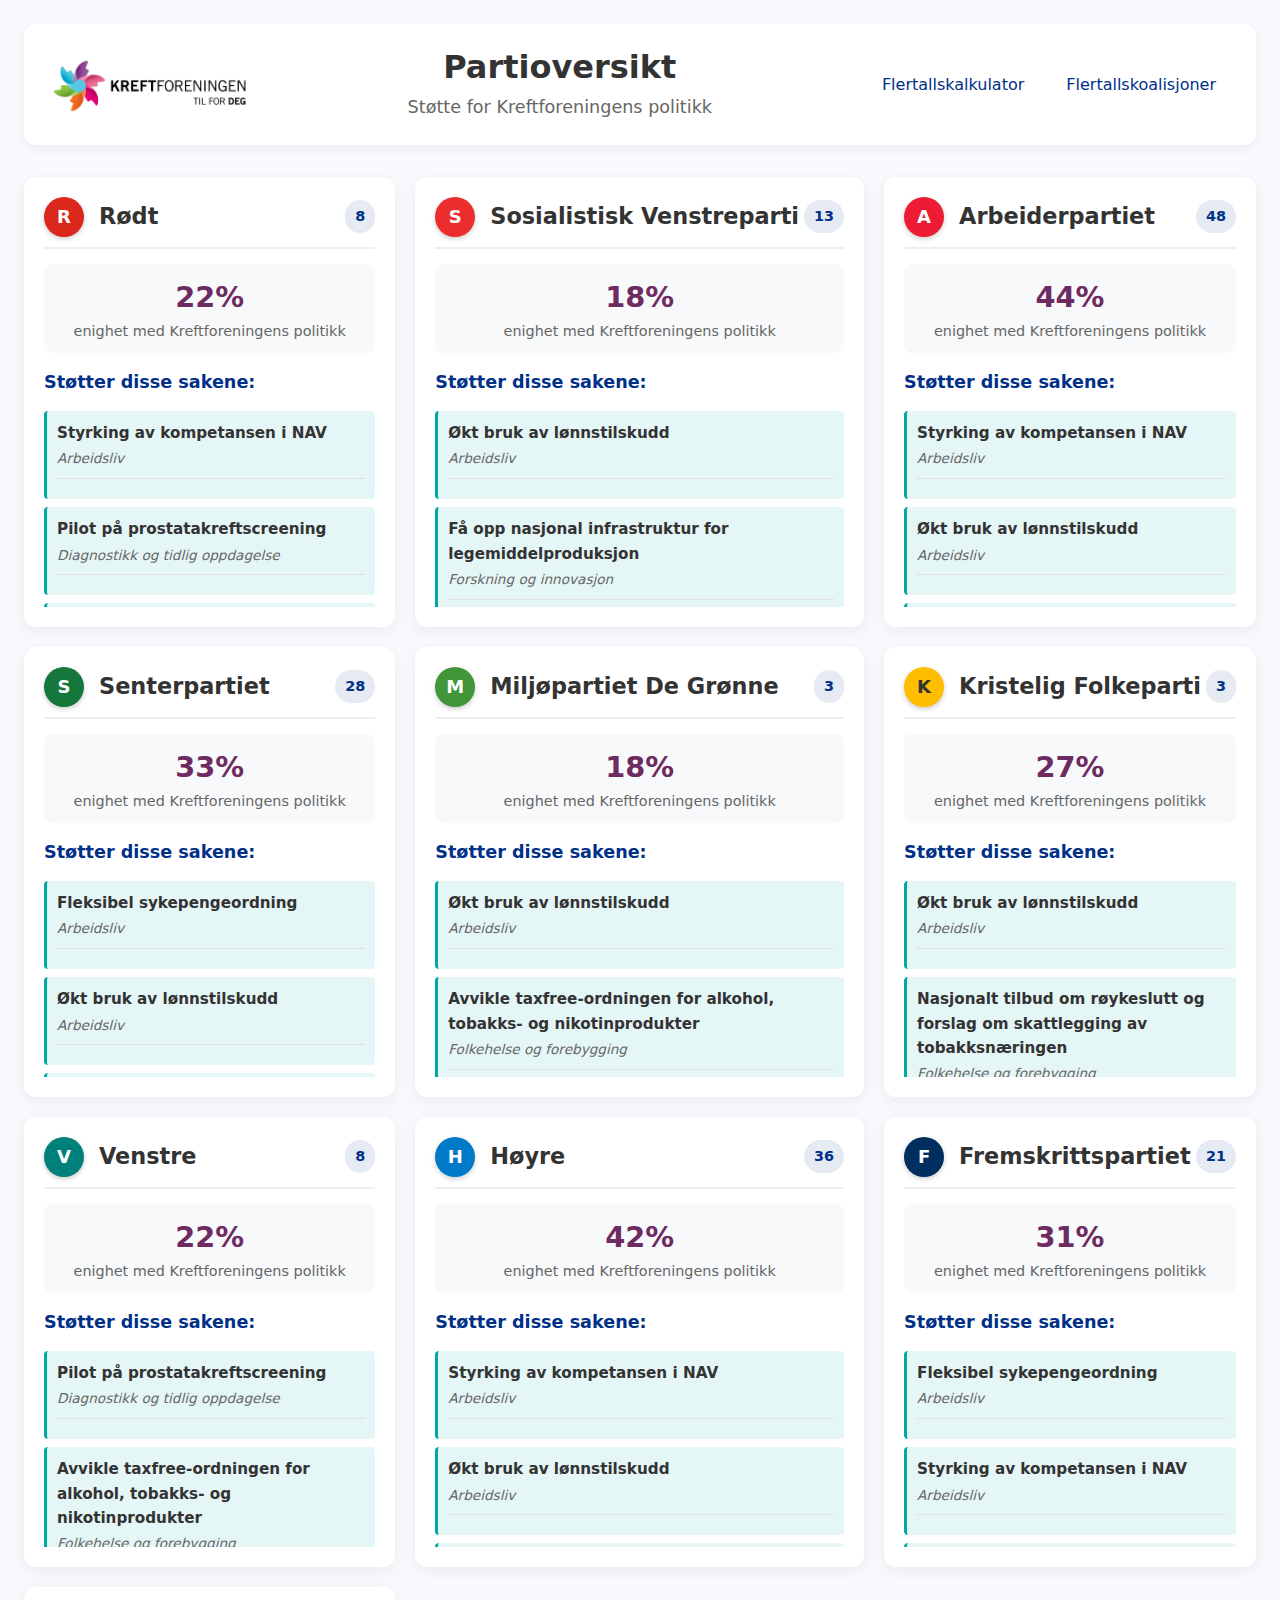
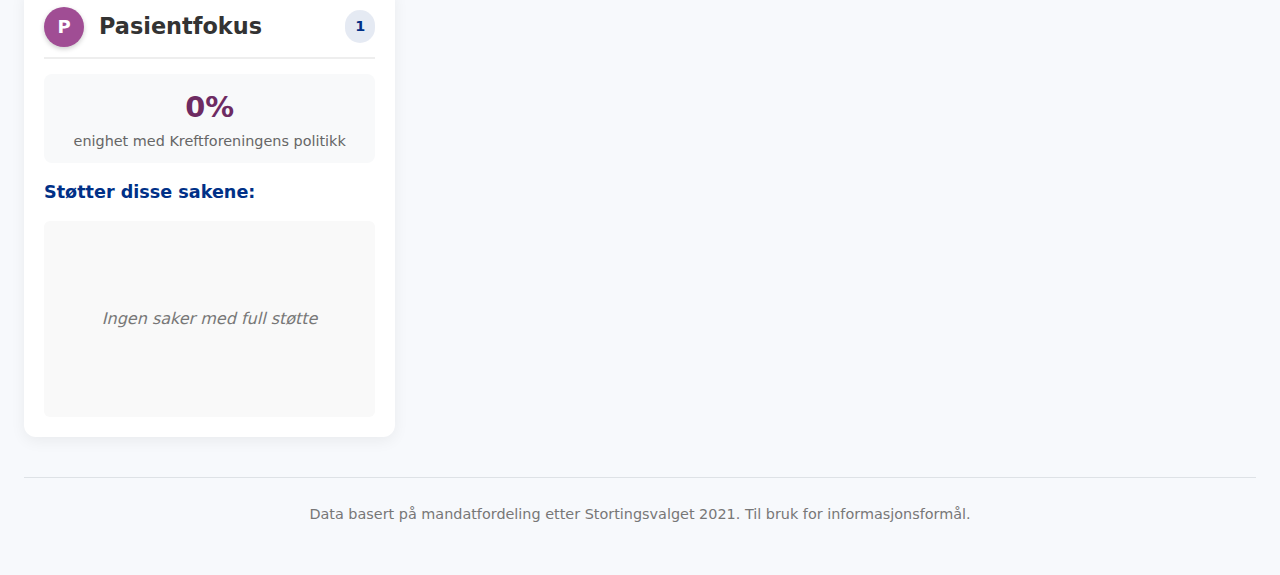
<file: party-overview.html>
<!DOCTYPE html>
<html lang="no">
<head>
    <meta charset="UTF-8">
    <meta name="viewport" content="width=device-width, initial-scale=1.0">
    <title>Partioversikt - Flertallskalkulator for Stortinget</title>
    <link rel="stylesheet" href="css/styles.css">
    <link rel="stylesheet" href="css/party-overview.css">
    <!-- Inline CSS for hamburgermenyen -->
    <style>
        /* Hamburgermeny styling - uavhengig av andre stiler */
        .burger-menu {
            position: fixed;
            top: 20px;
            left: 20px; /* Flyttet til venstre side */
            z-index: 1000;
            cursor: pointer;
            background: white;
            padding: 10px;
            border-radius: 5px;
            box-shadow: 0 2px 5px rgba(0,0,0,0.2);
            display: none; /* Skjul på desktop */
        }
        
        @media (max-width: 768px) {
            .burger-menu {
                display: block; /* Vis bare på mobil */
            }
            
            .nav-links {
                display: none; /* Skjul vanlige lenker på mobil */
            }
        }
        
        .burger-bar {
            width: 25px;
            height: 3px;
            background-color: #003087; /* Kreftforeningens blå */
            margin: 5px 0;
            transition: 0.4s;
        }
        
        /* Menycontainer - nå kommer fra venstre side */
        .mobile-menu {
            position: fixed;
            left: -250px; /* Starter utenfor skjermen på venstre side */
            top: 0;
            width: 250px;
            max-width: 80vw;
            height: 100%;
            background-color: white;
            transition: left 0.3s ease; /* Endret fra right til left */
            box-shadow: 2px 0 5px rgba(0,0,0,0.2); /* Endret skyggeside */
            z-index: 999;
        }
        
        .mobile-menu.active {
            left: 0; /* Kommer inn fra venstre side */
        }
        
        /* Menyinnhold */
        .menu-header {
            padding: 20px;
            border-bottom: 1px solid #eee;
            display: flex;
            justify-content: space-between;
            align-items: center;
        }
        
        .close-button {
            font-size: 24px;
            cursor: pointer;
            background: none;
            border: none;
            padding: 0;
            margin: 0;
            line-height: 1;
        }
        
        .menu-items {
            padding: 20px;
        }
        
        .menu-items a {
            display: block;
            padding: 12px 15px;
            margin-bottom: 10px;
            color: #333;
            text-decoration: none;
            border-radius: 5px;
            transition: background-color 0.2s;
        }
        
        .menu-items a:hover {
            background-color: #f0f0f0;
        }
        
        /* Overlay når menyen er åpen */
        .menu-overlay {
            position: fixed;
            top: 0;
            left: 0;
            width: 100%;
            height: 100%;
            background-color: rgba(0,0,0,0.5);
            z-index: 998;
            display: none;
        }
        
        .menu-overlay.active {
            display: block;
        }
    </style>
</head>
<body>
    <!-- Hamburger meny knapp -->
    <div class="burger-menu" id="burgerMenu">
        <div class="burger-bar"></div>
        <div class="burger-bar"></div>
        <div class="burger-bar"></div>
    </div>
    
    <!-- Mobil meny -->
    <div class="mobile-menu" id="mobileMenu">
        <div class="menu-header">
            <h3>Meny</h3>
            <button class="close-button" id="closeMenu">&times;</button>
        </div>
        <div class="menu-items">
            <a href="index.html">Flertallskalkulator</a>
            <a href="party-overview.html">Partioversikt</a>
            <a href="majority-coalitions.html">Flertallskoalisjoner</a>
        </div>
    </div>
    
    <!-- Bakgrunnsoverlay for menyen -->
    <div class="menu-overlay" id="menuOverlay"></div>

    <div class="container">
        <!-- Header - samme som på hovedsiden -->
        <header>
            <div class="logo-container">
                <img src="images/Logo.png" alt="Kreftforeningen logo" class="logo-image">
            </div>
            <div class="header-text">
                <h1>Partioversikt</h1>
                <div class="header-subtitle">Støtte for Kreftforeningens politikk</div>
            </div>
            <div class="nav-links">
                <a href="index.html" class="nav-link">Flertallskalkulator</a>
                <a href="majority-coalitions.html" class="nav-link">Flertallskoalisjoner</a>
            </div>
        </header>
        
        <!-- Mobilvisning: Rullemeny (vises bare på små skjermer) -->
        <div class="mobile-party-selector">
            <label for="party-dropdown">Velg parti:</label>
            <select id="party-dropdown" class="party-dropdown">
                <option value="">Velg parti...</option>
                <!-- Partialternativer fylles inn med JavaScript -->
            </select>
        </div>
        
        <!-- Hovedinnhold: Partioversikt -->
        <main class="party-overview-container">
            <!-- Partibokser fylles inn med JavaScript basert på samme data som hovedsiden -->
        </main>
        
        <!-- Footer -->
        <footer>
            Data basert på mandatfordeling etter Stortingsvalget 2021. Til bruk for informasjonsformål.
        </footer>
    </div>

    <!-- Inline JavaScript for hamburger-meny -->
    <script>
        // Vent til DOM er fullstendig lastet
        document.addEventListener('DOMContentLoaded', function() {
            // Hent nødvendige elementer
            const burgerMenu = document.getElementById('burgerMenu');
            const mobileMenu = document.getElementById('mobileMenu');
            const closeMenu = document.getElementById('closeMenu');
            const menuOverlay = document.getElementById('menuOverlay');
            
            // Hvis elementene ikke finnes, avbryt
            if (!burgerMenu || !mobileMenu || !closeMenu || !menuOverlay) {
                console.error("Kunne ikke finne nødvendige menyelementer");
                return;
            }
            
            // Åpne menyen når burger-knappen klikkes
            burgerMenu.addEventListener('click', function() {
                mobileMenu.classList.add('active');
                menuOverlay.classList.add('active');
                document.body.style.overflow = 'hidden'; // Hindre scrolling
            });
            
            // Lukk menyen når lukke-knappen klikkes
            closeMenu.addEventListener('click', function() {
                mobileMenu.classList.remove('active');
                menuOverlay.classList.remove('active');
                document.body.style.overflow = ''; // Gjenopprett scrolling
            });
            
            // Lukk menyen når man klikker på overlay
            menuOverlay.addEventListener('click', function() {
                mobileMenu.classList.remove('active');
                menuOverlay.classList.remove('active');
                document.body.style.overflow = ''; // Gjenopprett scrolling
            });
        });
    </script>

    <!-- Andre scripts -->
    <script src="js/issues.js"></script>
    <script src="js/party-overview.js"></script>
</body>
</html>
</file>
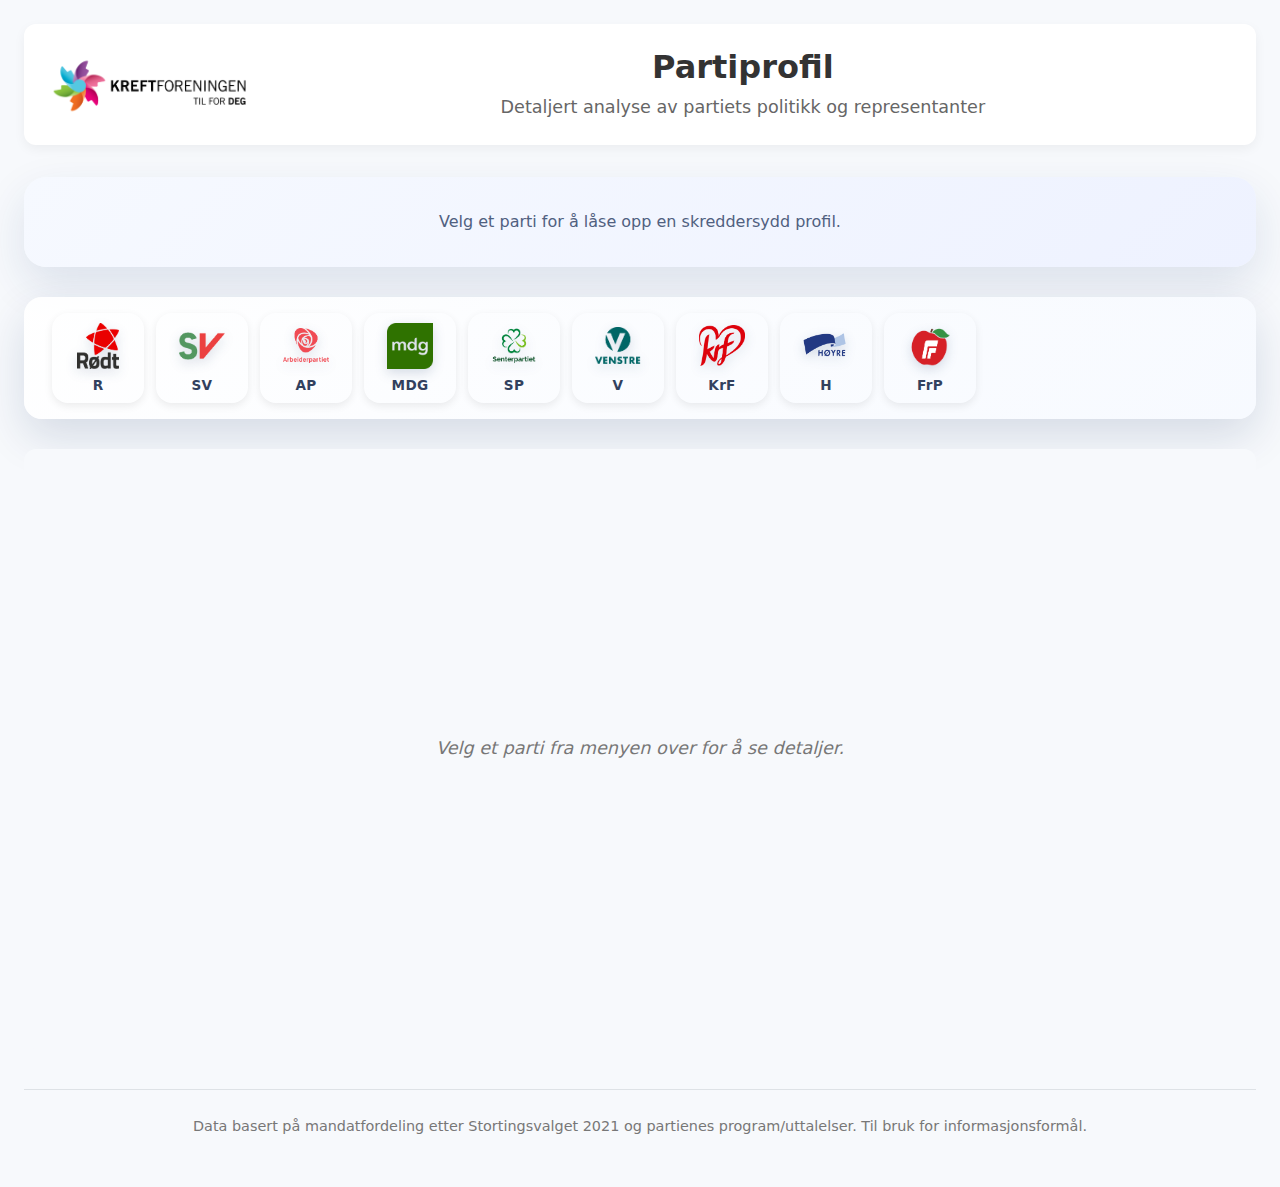
<file: party-profile.html>
<!DOCTYPE html>
<html lang="no">
<head>
    <meta charset="UTF-8">
    <meta name="viewport" content="width=device-width, initial-scale=1.0">
    <title>Partiprofil - Detaljert analyse</title>
    <link rel="stylesheet" href="css/styles.css">
    <link rel="stylesheet" href="css/party-profile.css">
    <link rel="stylesheet" href="css/candidates.css">
</head>
<body>
    <div class="burger-menu" id="burgerMenu">
        <div class="burger-bar"></div>
        <div class="burger-bar"></div>
        <div class="burger-bar"></div>
    </div>
    <div class="mobile-menu" id="mobileMenu">
        <div class="menu-header">
            <h3>Meny</h3>
            <button class="close-button" id="closeMenu">×</button>
        </div>
        <div class="menu-items" id="mobileMenuItems"></div>
    </div>
    <div class="menu-overlay" id="menuOverlay"></div>
    <div class="container">
        <header>
           <div class="logo-container">
                <a href="index.html">
                    <img src="images/Logo.png" alt="Kreftforeningens logo" class="logo-image">
                </a>
            </div>
            <div class="header-text">
                <h1>Partiprofil</h1>
                <div class="header-subtitle">Detaljert analyse av partiets politikk og representanter</div>
            </div>
            <div class="nav-links"></div>
        </header>

        <section class="party-hero" id="party-hero" aria-live="polite">
            <div class="party-hero-placeholder">
                <p>Velg et parti for å låse opp en skreddersydd profil.</p>
            </div>
        </section>

        <div class="party-selector-wrapper">
            <div class="party-logo-banner" id="party-logo-banner" aria-label="Tilgjengelige partier"></div>
            <div class="party-selector-profile">
                <label for="party-select">Velg parti for å se detaljert profil:</label>
                <select id="party-select" class="filter-dropdown">
                    <option value="">Velg parti...</option>
                    </select>
            </div>
        </div>

        <main id="profile-content" class="profile-content-grid">

            <div class="profile-placeholder full-grid-placeholder">
                <p>Velg et parti fra menyen over for å se detaljer.</p>
            </div>

            <div class="profile-box box-issues">
                <div id="profile-issues-content" class="profile-inner-content">
                    <div class="loader">Laster saker...</div>
                </div>
            </div>

            <div class="profile-box box-candidates">
                 <div class="profile-inner-content">
                    <h3 class="box-title">Partiets stortingsrepresentanter</h3>
                    <div class="profile-candidate-filters">
                        <div class="filter-group">
                            <label for="candidate-constituency-filter">Valgkrets:</label>
                            <select id="candidate-constituency-filter" class="filter-dropdown">
                                <option value="all">Alle Valgkretser</option>
                                </select>
                        </div>
                        <div class="filter-group">
                            <label for="candidate-committee-filter">Komité:</label>
                            <select id="candidate-committee-filter" class="filter-dropdown">
                                <option value="all">Alle komiteer</option>
                            </select>
                        </div>
                         <div class="filter-group count-group">
                             <span id="profile-candidate-count">0</span> representanter vises.
                         </div>
                    </div>
                    <div id="profile-candidate-grid" class="candidate-grid profile-candidate-grid-area">
                         <div class="loader">Laster representanter...</div>
                    </div>
                 </div>
                 <aside id="profile-candidate-detail-overlay" class="candidate-detail-panel-overlay">
                     <div class="overlay-header">
                         <h4>Representantinformasjon</h4>
                         <button class="close-overlay-button" id="close-candidate-overlay">×</button>
                     </div>
                     <div class="overlay-content" id="profile-candidate-detail-content">
                         </div>
                 </aside>
            </div>

            <div class="profile-box box-stance-chart">
                <div id="profile-stance-chart-content" class="profile-inner-content">
                     <div class="loader">Laster diagram...</div>
                </div>
            </div>

            <div class="profile-box box-area-chart">
                 <div id="profile-area-chart-content" class="profile-inner-content">
                     <div class="loader">Laster diagram...</div>
                 </div>
            </div>

        </main>
        <footer>
            Data basert på mandatfordeling etter Stortingsvalget 2021 og partienes program/uttalelser. Til bruk for informasjonsformål.
        </footer>
    </div>

    <script src="js/navigationConfig.js"></script>
    <script src="js/navigation.js"></script>
    <script src='https://cdn.plot.ly/plotly-latest.min.js'></script>
    <script src="js/issues.js"></script>
    <script src="js/partiesData.js"></script>
    <script src="js/party-profile.js"></script>

</body>
</html>
</file>
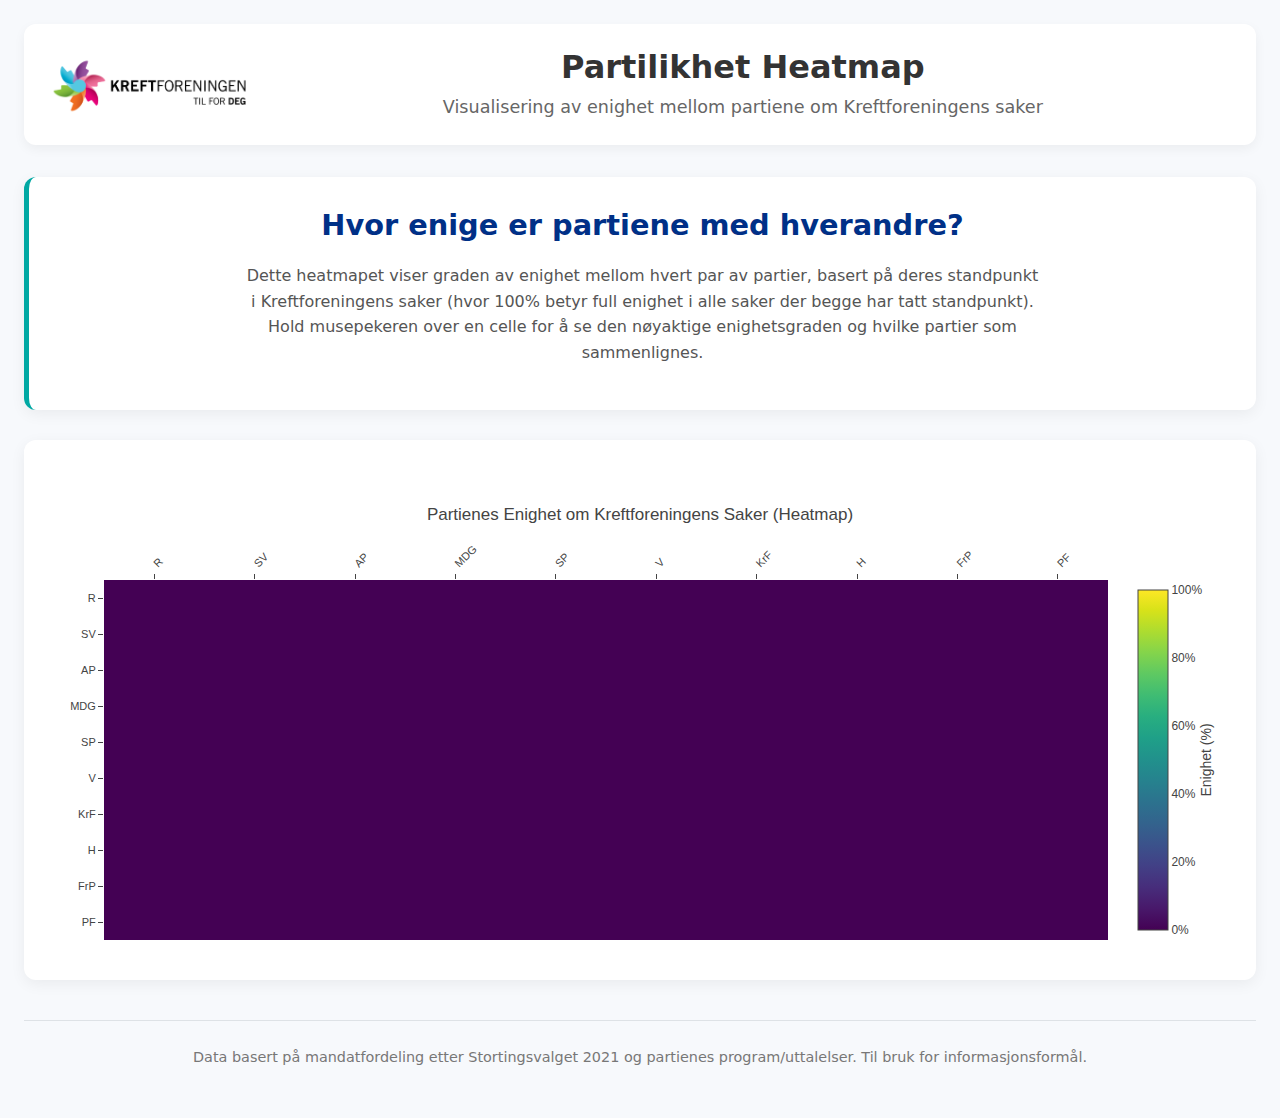
<file: party-similarity.html>
<!DOCTYPE html>
<html lang="no">
<head>
    <meta charset="UTF-8">
    <meta name="viewport" content="width=device-width, initial-scale=1.0">
    <title>Partilikhet - Heatmap</title>
    <!-- Sentrale CSS-filer -->
    <link rel="stylesheet" href="css/styles.css">
    <!-- Ny, dedikert CSS-fil for denne siden -->
    <link rel="stylesheet" href="css/party-similarity.css">
</head>
<body>
    <!-- START: HTML-struktur for Hamburgermeny (Skal være lik på alle sider) -->
    <div class="burger-menu" id="burgerMenu">
        <div class="burger-bar"></div>
        <div class="burger-bar"></div>
        <div class="burger-bar"></div>
    </div>

    <div class="mobile-menu" id="mobileMenu">
        <div class="menu-header">
            <h3>Meny</h3>
            <button class="close-button" id="closeMenu">×</button>
        </div>
        <div class="menu-items" id="mobileMenuItems">
            <!-- Lenker fylles dynamisk av navigation.js -->
        </div>
    </div>

    <div class="menu-overlay" id="menuOverlay"></div>
    <!-- SLUTT: HTML-struktur for Hamburgermeny -->

    <div class="container">
        <!-- Standard Header -->
        <header>
           <div class="logo-container">
                <a href="index.html">
                    <img src="images/Logo.png" alt="Kreftforeningens logo" class="logo-image">
                </a>
            </div>
            <div class="header-text">
                <h1>Partilikhet Heatmap</h1>
                <div class="header-subtitle">Visualisering av enighet mellom partiene om Kreftforeningens saker</div>
            </div>
            <div class="nav-links">
                <!-- Desktop-lenker fylles dynamisk av navigation.js -->
            </div>
        </header>

        <!-- Introduksjon/Forklaring -->
        <div class="similarity-introduction">
             <h2>Hvor enige er partiene med hverandre?</h2>
             <p>Dette heatmapet viser graden av enighet mellom hvert par av partier, basert på deres standpunkt i Kreftforeningens saker (hvor 100% betyr full enighet i alle saker der begge har tatt standpunkt). Hold musepekeren over en celle for å se den nøyaktige enighetsgraden og hvilke partier som sammenlignes.</p>
             <!-- Optional: Controls can be added here later if needed -->
             <div class="similarity-controls" id="similarityControls" style="display: none;"> <!-- Skjult for nå -->
                 <label for="similarity-metric">Velg beregningsmåte:</label>
                 <select id="similarity-metric" class="filter-dropdown">
                     <option value="agreement_level2">Enighet (Begge Nivå 2)</option>
                     <option value="weighted_agreement">Vektet Enighet (Nivå 1 & 2)</option>
                     <!-- Flere alternativer kan legges til -->
                 </select>
             </div>
        </div>

        <!-- CONTAINER FOR HEATMAP -->
        <main id="heatmap-container" class="heatmap-container-main">
             <!-- Plotly Heatmap genereres her av party-similarity.js -->
             <div class="heatmap-loader">
                 Laster heatmap-data...
             </div>
        </main>

        <!-- Standard Footer -->
        <footer>
            Data basert på mandatfordeling etter Stortingsvalget 2021 og partienes program/uttalelser. Til bruk for informasjonsformål.
        </footer>
    </div>

    <!-- Scripts lastes til slutt -->
    <!-- Felles navigasjon -->
    <script src="js/navigationConfig.js"></script>
    <script src="js/navigation.js"></script>
    <!-- Eksternt bibliotek for diagrammer -->
    <script src='https://cdn.plot.ly/plotly-latest.min.js'></script>
    <!-- Datainnlasting (Nødvendig for denne siden) -->
    <script src="js/issues.js"></script>
    <script src="js/partiesData.js"></script>
    <!-- Sidespesifikt script for partilikhet -->
    <script src="js/party-similarity.js"></script>

</body>
</html>
</file>
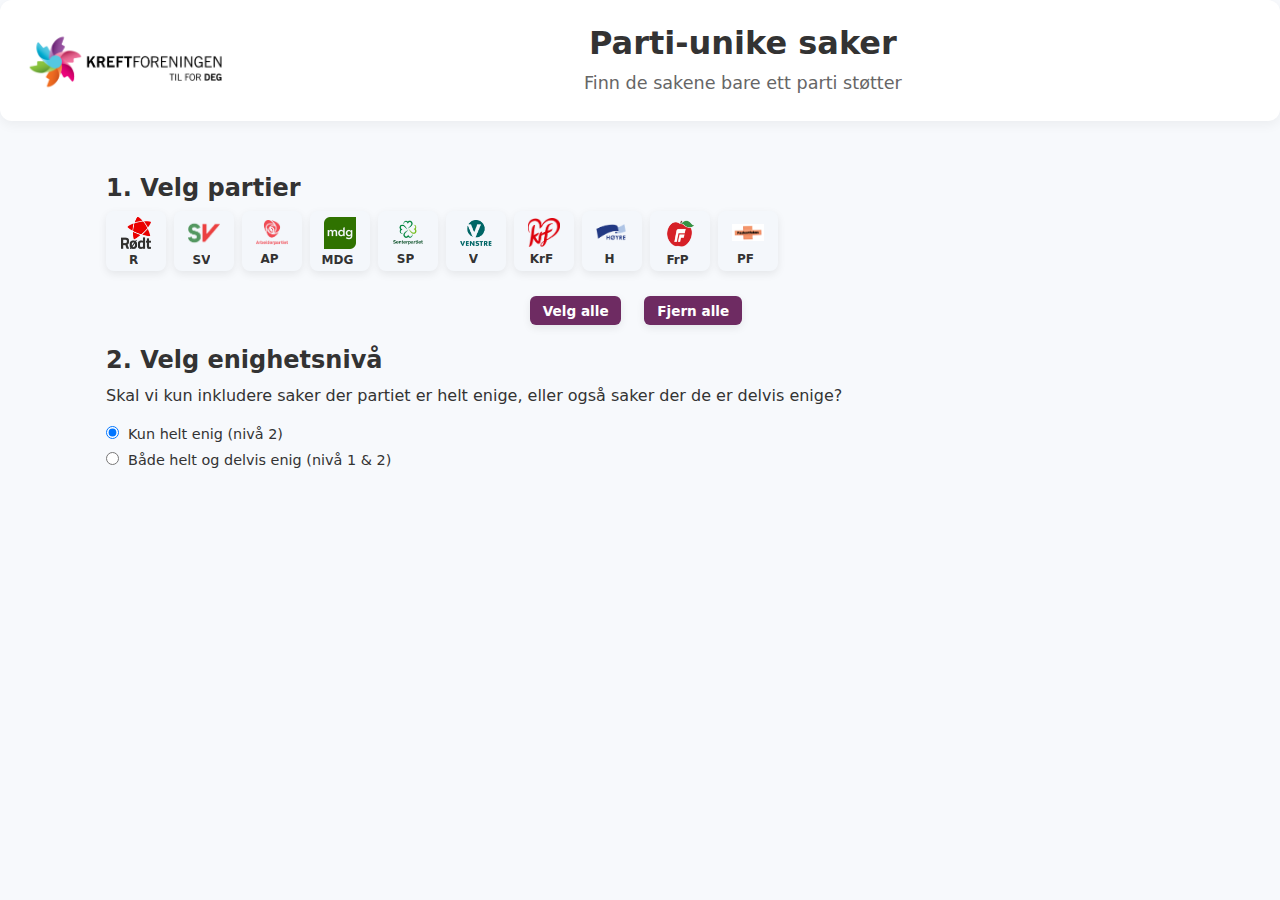
<file: party-unique.html>
<!DOCTYPE html>
<html lang="no">
<head>
    <meta charset="UTF-8">
    <meta name="viewport" content="width=device-width, initial-scale=1.0">
    <title>Parti‑unike saker</title>
    <!-- Hovedstiler for hele nettstedet -->
    <link rel="stylesheet" href="css/styles.css">
    <!-- Spesifikk stil for denne siden -->
    <link rel="stylesheet" href="css/party-unique.css">
</head>
<body>
    <!-- Mobilmeny / hamburger. Denne fylles av navigation.js -->
    <div class="burger-menu" id="burgerMenu">
        <div class="burger-bar"></div>
        <div class="burger-bar"></div>
        <div class="burger-bar"></div>
    </div>
    <div class="mobile-menu" id="mobileMenu">
        <div class="menu-header">
            <h3>Meny</h3>
            <button class="close-button" id="closeMenu">×</button>
        </div>
        <div class="menu-items" id="mobileMenuItems"></div>
    </div>
    <!-- Desktop navigasjon og logo. navigation.js fyller inn lenkene -->
    <div class="menu-overlay" id="menuOverlay"></div>
    <header>
        <div class="logo-container">
            <a href="index.html">
                <img src="images/Logo.png" alt="Kreftforeningens logo" class="logo-image">
            </a>
        </div>
        <div class="header-text">
            <h1>Parti‑unike saker</h1>
            <div class="header-subtitle">Finn de sakene bare ett parti støtter</div>
        </div>
        <div class="nav-links" id="navLinks"></div>
    </header>
    <div class="main-content">
        <!-- Seksjon 1: Velg partier -->
        <div class="selection-container">
            <h2>1. Velg partier</h2>
            <div class="party-selector" id="partySelector">
                <!-- Partiknapper legges til her av JS -->
            </div>
            <div class="action-buttons">
                <button id="selectAllBtn">Velg alle</button>
                <button id="clearAllBtn">Fjern alle</button>
            </div>
        </div>
        <!-- Seksjon 2: Velg enighetsnivå -->
        <div class="selection-container">
            <h2>2. Velg enighetsnivå</h2>
            <p>Skal vi kun inkludere saker der partiet er helt enige, eller også saker der de er delvis enige?</p>
            <div class="agreement-selector">
                <input type="radio" id="level2" name="agreement" value="2" checked>
                <label for="level2">Kun helt enig (nivå 2)</label>
                <br>
                <input type="radio" id="level12" name="agreement" value="1">
                <label for="level12">Både helt og delvis enig (nivå 1 &amp; 2)</label>
            </div>
        </div>
        <!-- Seksjon 3: Resultater -->
        <div class="results-container" id="resultsContainer">
            <!-- Resultater rendres her av JS -->
        </div>
    </div>
    <!-- Standard scripts som håndterer navigasjon og lasting av data -->
    <script src="js/navigationConfig.js"></script>
    <script src="js/navigation.js"></script>
    <script src="js/issues.js"></script>
    <script src="js/partiesData.js"></script>
    <!-- Vår spesifikke logikk -->
    <script src="js/party-unique.js"></script>
</body>
</html>
</file>
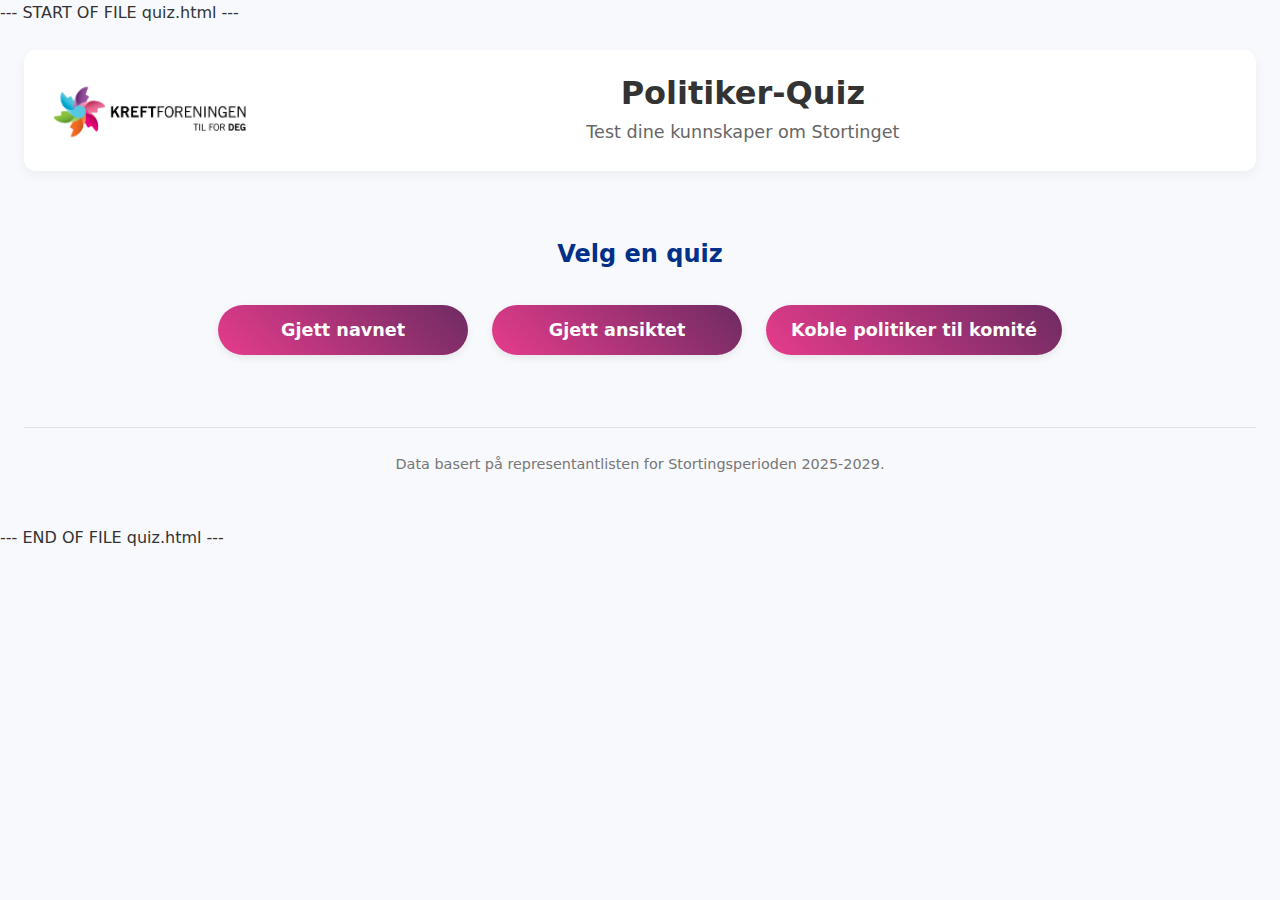
<file: quiz.html>
--- START OF FILE quiz.html ---
<!DOCTYPE html>
<html lang="no">
<head>
    <meta charset="UTF-8">
    <meta name="viewport" content="width=device-width, initial-scale=1.0">
    <title>Politiker-Quiz</title>
    <!-- Felles stiler -->
    <link rel="stylesheet" href="css/styles.css">
    <!-- Spesifikke stiler for denne siden -->
    <link rel="stylesheet" href="css/quiz.css">
</head>
<body>
    <!-- Hamburgermeny-struktur (lik som på andre sider) -->
    <div class="burger-menu" id="burgerMenu">
        <div class="burger-bar"></div>
        <div class="burger-bar"></div>
        <div class="burger-bar"></div>
    </div>
    <div class="mobile-menu" id="mobileMenu">
        <div class="menu-header">
            <h3>Meny</h3>
            <button class="close-button" id="closeMenu">×</button>
        </div>
        <div class="menu-items" id="mobileMenuItems"></div>
    </div>
    <div class="menu-overlay" id="menuOverlay"></div>

    <div class="container">
        <!-- Header (lik som på andre sider) -->
        <header>
            <div class="logo-container">
                <a href="index.html">
                    <img src="images/Logo.png" alt="Kreftforeningens logo" class="logo-image">
                </a>
            </div>
            <div class="header-text">
                <h1>Politiker-Quiz</h1>
                <div class="header-subtitle">Test dine kunnskaper om Stortinget</div>
            </div>
            <div class="nav-links">
                <!-- Fylles dynamisk av navigation.js -->
            </div>
        </header>

        <main class="quiz-main-content">
            <!-- Seksjon for å velge quiz-type -->
            <div id="quiz-selection-area" class="quiz-selection-container">
                <h2>Velg en quiz</h2>
                <div class="quiz-choices">
                    <button class="button primary" data-quiz-type="guess-name">Gjett navnet</button>
                    <button class="button primary" data-quiz-type="guess-face">Gjett ansiktet</button>
                    <button class="button primary" data-quiz-type="match-committee">Koble politiker til komité</button>
                </div>
            </div>

            <!-- Hovedcontainer for der quizen vises -->
            <div id="quiz-container" class="quiz-container-main" style="display: none;">
                <!-- Innholdet her blir generert av quiz.js -->
                <div class="quiz-header">
                    <h3 id="quiz-title">Quiz-tittel</h3>
                    <div class="quiz-score" id="quiz-score-display" style="display: none;">Poeng: 0</div>
                </div>
                <div id="quiz-content" class="quiz-content-area">
                    <div class="loader">Laster quiz...</div>
                </div>
                <div class="quiz-controls">
                     <button id="back-to-selection-btn" class="button secondary small-btn">Tilbake til valg</button>
                </div>
            </div>
        </main>

        <footer>
            Data basert på representantlisten for Stortingsperioden 2025-2029.
        </footer>
    </div>

    <!-- Scripts -->
    <script src="js/navigationConfig.js"></script>
    <script src="js/navigation.js"></script>
    <script src="js/quiz.js"></script> <!-- Den nye logikk-filen for quizen -->
</body>
</html>
--- END OF FILE quiz.html ---
</file>
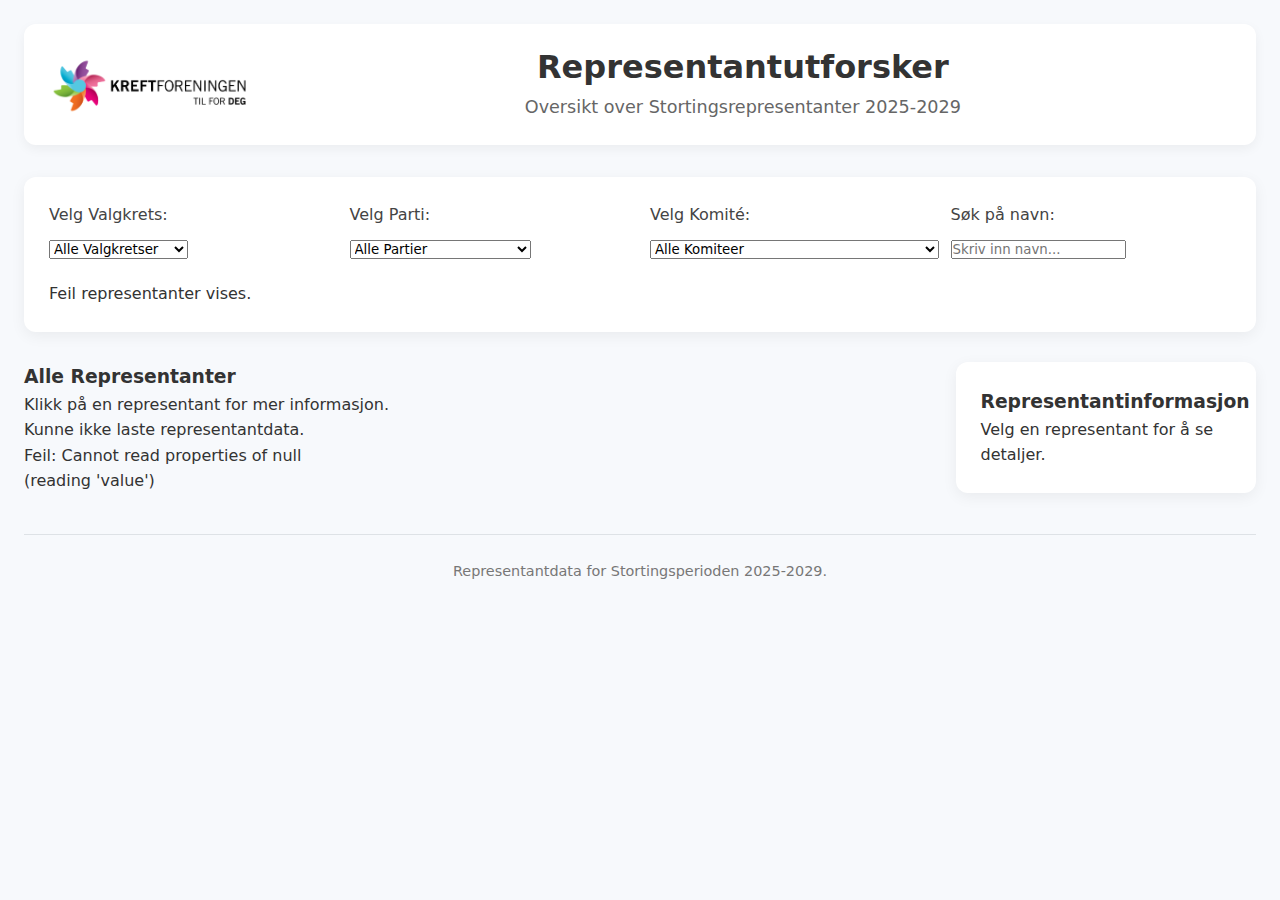
<file: representatives.html>
<!DOCTYPE html>
<html lang="no">
<head>
    <meta charset="UTF-8">
    <meta name="viewport" content="width=device-width, initial-scale=1.0">
    <title>Representantutforsker - Stortinget 2025-2029</title>
    <link rel="stylesheet" href="css/styles.css">
    <link rel="stylesheet" href="css/representatives.css">
</head>
<body>
    <div class="burger-menu" id="burgerMenu">
        <div class="burger-bar"></div> <div class="burger-bar"></div> <div class="burger-bar"></div>
    </div>
    <div class="mobile-menu" id="mobileMenu">
        <div class="menu-header"> <h3>Meny</h3> <button class="close-button" id="closeMenu">×</button> </div>
        <div class="menu-items" id="mobileMenuItems"></div>
    </div>
    <div class="menu-overlay" id="menuOverlay"></div>
    <div class="container">
        <header>
            <div class="logo-container"> <a href="index.html"> <img src="images/Logo.png" alt="Kreftforeningens logo" class="logo-image"> </a> </div>
            <div class="header-text"> <h1>Representantutforsker</h1> <div class="header-subtitle">Oversikt over Stortingsrepresentanter 2025-2029</div> </div>
            <div class="nav-links"></div>
        </header>

        <div class="representative-filters">
            <div class="filter-group"> <label for="constituency-filter">Velg Valgkrets:</label> <select id="constituency-filter" class="filter-dropdown"> <option value="all">Alle Valgkretser</option> </select> </div>
            <div class="filter-group"> <label for="party-filter">Velg Parti:</label> <select id="party-filter" class="filter-dropdown"> <option value="all">Alle Partier</option> </select> </div>
            <div class="filter-group"> <label for="committee-filter">Velg Komité:</label> <select id="committee-filter" class="filter-dropdown"> <option value="all">Alle Komiteer</option> </select> </div>
            <div class="filter-group search-group"> <label for="name-search">Søk på navn:</label> <input type="text" id="name-search" placeholder="Skriv inn navn..." class="search-input"> </div>
            <div class="filter-group count-group"> <span id="representative-count">Laster...</span> representanter vises. </div>
        </div>

        <div class="content-layout-wrapper">
            <div class="main-content-area">
                <div id="representatives-view">
                    <h3>Alle Representanter</h3>
                    <p class="interaction-hint">Klikk på en representant for mer informasjon.</p>
                    <div id="representative-grid" class="representative-grid">
                        <div class="loader">Laster representanter...</div>
                    </div>
                </div>
            </div>

            <aside id="representative-detail-panel" class="representative-detail-panel">
                <div class="panel-content">
                    <div class="placeholder-text">
                        <h3>Representantinformasjon</h3>
                        <p>Velg en representant fra listen til venstre for å se detaljer.</p>
                    </div>
                </div>
            </aside>
        </div>

        <div id="representative-detail-modal" class="quote-modal">
            <div class="quote-modal-content">
                <span class="close-modal" id="close-representative-modal">×</span>
                <div id="representative-detail-content"></div>
            </div>
        </div>

        <footer> Representantdata for Stortingsperioden 2025-2029. </footer>
    </div>

    <script src="js/navigationConfig.js"></script>
    <script src="js/navigation.js"></script>
    <script src="js/partiesData.js"></script>
    <script src="js/representatives.js"></script> </body>
</html>
</file>
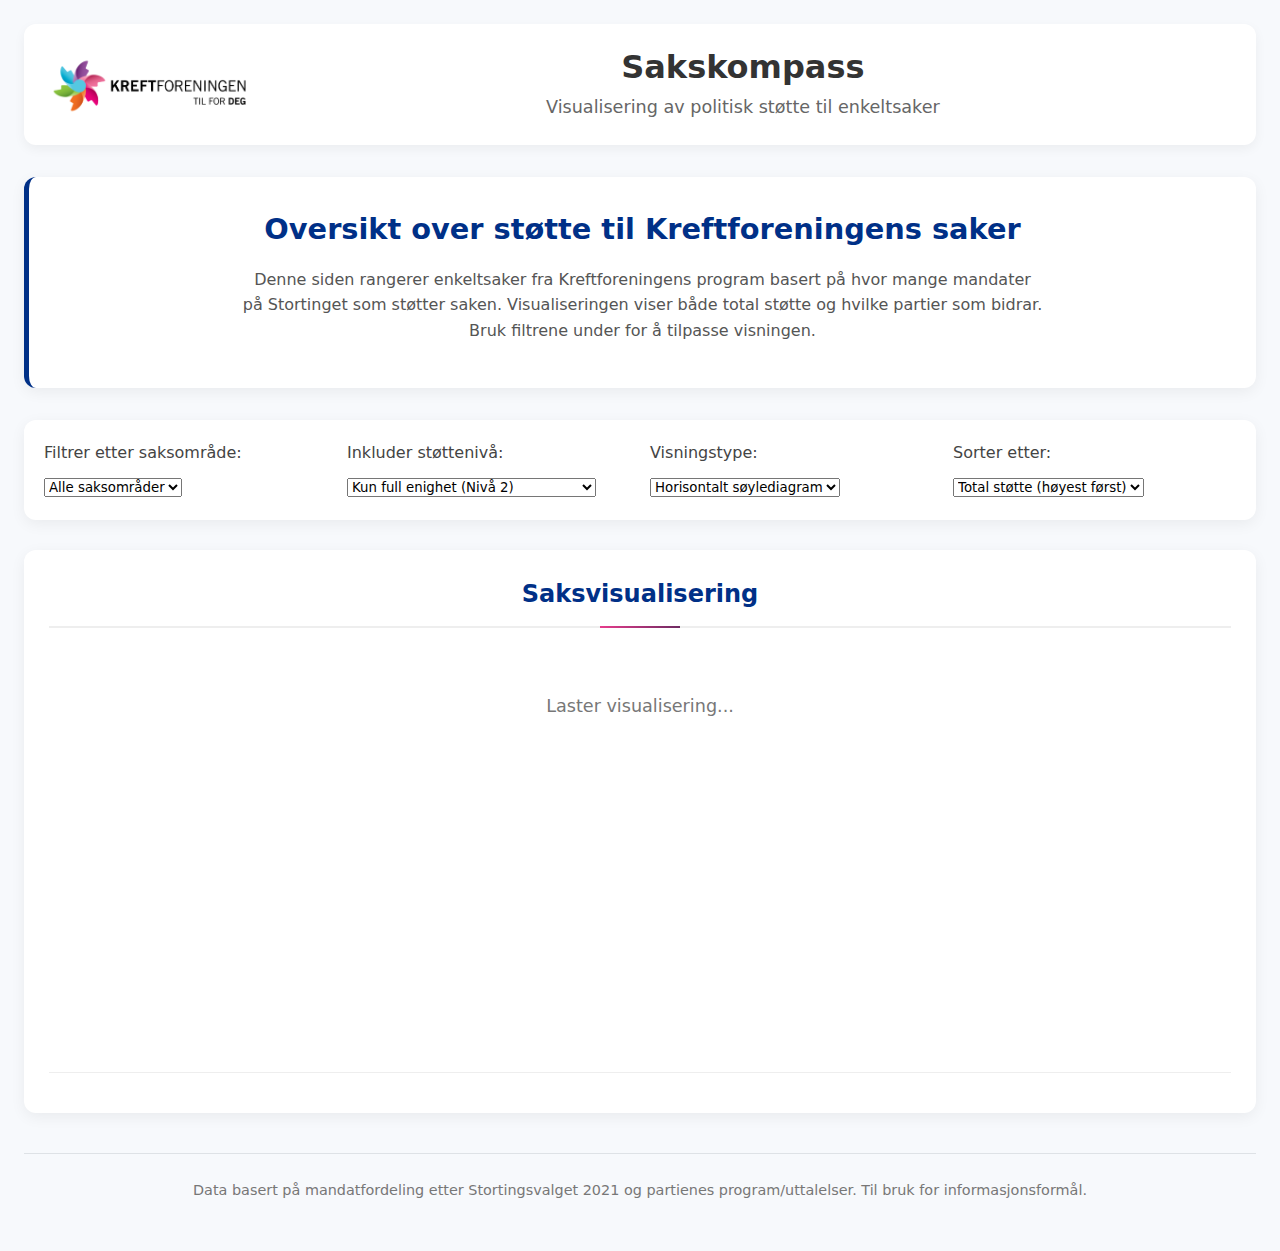
<file: sakskompass.html>
<!DOCTYPE html>
<html lang="no">
<head>
    <meta charset="UTF-8">
    <meta name="viewport" content="width=device-width, initial-scale=1.0">
    <title>Sakskompass - Støtte for Kreftforeningens politikk</title>
    <!-- Sentrale CSS-filer -->
    <link rel="stylesheet" href="css/styles.css">
    <link rel="stylesheet" href="css/sakskompass.css"> <!-- Ny, dedikert CSS -->
</head>
<body>
    <!-- START: Standard Hamburgermeny HTML (som på andre sider) -->
    <div class="burger-menu" id="burgerMenu">
        <div class="burger-bar"></div> <div class="burger-bar"></div> <div class="burger-bar"></div>
    </div>
    <div class="mobile-menu" id="mobileMenu">
        <div class="menu-header">
            <h3>Meny</h3> <button class="close-button" id="closeMenu">×</button>
        </div>
        <div class="menu-items" id="mobileMenuItems"></div>
    </div>
    <div class="menu-overlay" id="menuOverlay"></div>
    <!-- SLUTT: Standard Hamburgermeny HTML -->

    <div class="container">
        <!-- Standard Header -->
        <header>
            <div class="logo-container">
                <a href="index.html"><img src="images/Logo.png" alt="Kreftforeningens logo" class="logo-image"></a>
            </div>
            <div class="header-text">
                <h1>Sakskompass</h1>
                <div class="header-subtitle">Visualisering av politisk støtte til enkeltsaker</div>
            </div>
            <div class="nav-links"> <!-- Fylles av navigation.js --> </div>
        </header>

        <!-- Introduksjon -->
        <div class="introduction">
            <h2>Oversikt over støtte til Kreftforeningens saker</h2>
            <p>Denne siden rangerer enkeltsaker fra Kreftforeningens program basert på hvor mange mandater på Stortinget som støtter saken. Visualiseringen viser både total støtte og hvilke partier som bidrar. Bruk filtrene under for å tilpasse visningen.</p>
        </div>

        <!-- Filtrerings- og visningsvalg -->
        <div class="sk-controls">
            <div class="filter-group">
                <label for="sk-area-filter">Filtrer etter saksområde:</label>
                <select id="sk-area-filter" class="filter-dropdown">
                    <option value="all">Alle saksområder</option>
                    <!-- Fylles dynamisk av sakskompass.js -->
                </select>
            </div>

            <div class="filter-group">
                <label for="sk-support-level-filter">Inkluder støttenivå:</label>
                <select id="sk-support-level-filter" class="filter-dropdown">
                    <option value="level-2" selected>Kun full enighet (Nivå 2)</option>
                    <option value="level-1-2">Full og delvis enighet (Nivå 1 & 2)</option>
                </select>
            </div>

            <div class="filter-group">
                <label for="sk-view-type-filter">Visningstype:</label>
                <select id="sk-view-type-filter" class="filter-dropdown">
                    <option value="bar-chart" selected>Horisontalt søylediagram</option>
                    <option value="dot-plot">Prikkdiagram (enkel)</option>
                    <option value="table">Tabellvisning</option> <!-- Ekstra alternativ: ren tabell -->
                </select>
            </div>

             <div class="filter-group">
                <label for="sk-sort-filter">Sorter etter:</label>
                <select id="sk-sort-filter" class="filter-dropdown">
                    <option value="mandates_desc" selected>Total støtte (høyest først)</option>
                    <option value="mandates_asc">Total støtte (lavest først)</option>
                    <option value="name_asc">Saksnavn (A-Å)</option>
                    <option value="name_desc">Saksnavn (Å-A)</option>
                </select>
            </div>
        </div>

        <!-- Hovedinnhold: Visualisering -->
        <div class="sk-visualization-area">
            <h2 class="section-title">Saksvisualisering</h2>
             <div id="sk-visualization-container" class="visualization-container">
                <!-- D3-visualisering eller tabell legges til her av sakskompass.js -->
                <div class="loader">Laster visualisering...</div>
            </div>
             <div id="sk-legend-container" class="legend-container-sk">
                 <!-- Legende legges til her (f.eks. for partifarger) -->
             </div>
        </div>


        <!-- Standard Footer -->
        <footer>
            Data basert på mandatfordeling etter Stortingsvalget 2021 og partienes program/uttalelser. Til bruk for informasjonsformål.
        </footer>
    </div>

    <!-- Scripts lastes til slutt -->
    <script src="js/navigationConfig.js"></script>
    <script src="js/navigation.js"></script>
    <script src="https://d3js.org/d3.v7.min.js"></script> <!-- D3.js trengs -->
    <script src="js/issues.js"></script> <!-- Laster rådata for issues -->
    <script src="js/partiesData.js"></script> <!-- Trenger en måte å få tak i partidata (farger, seter etc.) -->
    <script src="js/sakskompass.js"></script> <!-- Sidespesifikt script -->

</body>
</html>
</file>
<file: css/styles.css>
/* === styles.css === */

:root {
    --primary-color: #003087;
    --secondary-color: #c8102e;
    --accent-color: #6e2b62;
    --success-color: #28a745;
    --fail-color: #dc3545;
    --neutral-color: #6c757d;
    --light-bg: #f7f9fc;
    --border-color: #dee2e6;
    /* Kreftforeningens fargepalett */
    --kf-blue: #003087;
    --kf-purple: #6e2b62;
    --kf-pink: #e63c8c;
    --kf-orange: #ff6d30;
    --kf-yellow: #ffbe2c;
    --kf-light-green: #8ece3f;
    --kf-green: #00a8a3;
    /* Variabel for menybredde */
    --menu-width: 250px;
}

/* === Generelle Stiler === */
* {
    box-sizing: border-box;
    margin: 0;
    padding: 0;
    font-family: 'Segoe UI', system-ui, -apple-system, sans-serif;
}

body {
    background-color: var(--light-bg);
    line-height: 1.6;
    color: #333;
}

/* Hindre scrolling av body når mobilmenyen er åpen */
body.menu-open {
    overflow: hidden;
}

.container {
    max-width: 1500px;
    margin: 0 auto;
    padding: 1.5rem;
}

/* === Header === */
header {
    display: flex;
    align-items: center;
    padding: 1.5rem;
    margin-bottom: 2rem;
    background-color: white;
    border-radius: 12px;
    box-shadow: 0 4px 12px rgba(0,0,0,0.05);
    justify-content: space-between;
    gap: 1rem; /* Litt luft mellom elementene */
}

.logo-container {
    display: flex;
    align-items: center;
    flex-shrink: 0;
}

.logo-container:hover {
    transform: scale(1.02);
    transition: transform 0.3s ease;
}

.logo-image {
    height: 70px;
    width: auto;
    display: block;
}

.header-text {
    flex-grow: 1;
    text-align: center;
    padding: 0 1rem; /* Mindre padding for å gi plass */
}

header h1 {
    color: #333;
    font-size: 2rem;
    font-weight: 600;
    margin: 0;
    line-height: 1.2;
}

header h1 strong {
    color: var(--kf-blue);
}

.header-subtitle {
    color: #666;
    font-size: 1.1rem;
    margin-top: 0.4rem;
}

/* Desktop Navigasjonslenker (vises/skjules via media queries) */
.nav-links {
    display: flex;
    align-items: center;
    gap: 10px;
    flex-shrink: 0;
    margin-left: auto; /* Skyv helt til høyre */
}

.nav-link {
    display: inline-block;
    padding: 8px 15px;
    background-color: transparent;
    color: var(--kf-blue);
    text-decoration: none;
    border-radius: 20px;
    font-weight: 500;
    transition: all 0.2s ease;
    border: 1px solid transparent;
    white-space: nowrap;
}

.nav-link:hover {
    background-color: rgba(0, 48, 135, 0.05);
    color: var(--kf-purple);
    transform: translateY(-1px);
}

/* === Beskrivelse / Introduksjon === */
.description,
.introduction { /* Felles stiler */
    margin-bottom: 2rem;
    padding: 1.8rem;
    background-color: white;
    border-radius: 12px;
    box-shadow: 0 4px 15px rgba(0,0,0,0.06);
    border-left: 5px solid var(--kf-pink);
    transition: box-shadow 0.3s ease;
}
.introduction { /* Spesifikk for majority-coalitions.html */
     border-left-color: var(--kf-blue); /* Blå kant for intro */
     text-align: center;
}
.introduction h2 {
    color: var(--kf-blue);
    margin-bottom: 15px;
    font-size: 1.8rem;
}
.introduction p {
    color: #555;
    max-width: 800px;
    margin: 0 auto 1rem auto;
    line-height: 1.6;
}


.description:hover,
.introduction:hover {
    box-shadow: 0 6px 18px rgba(0,0,0,0.08);
}

.info-text {
    font-size: 1rem;
    color: #666;
    margin-top: 0.7rem;
}

.highlight {
    color: var(--kf-purple);
    font-weight: 600;
}

/* === Partivelger (index.html) === */
.party-section {
    background-color: white;
    padding: 25px;
    border-radius: 12px;
    box-shadow: 0 4px 15px rgba(0,0,0,0.06);
    margin-bottom: 30px;
}

.party-grid {
    display: grid;
    grid-template-columns: repeat(auto-fill, minmax(210px, 1fr)); /* Litt smalere min */
    gap: 12px; /* Litt mindre gap */
    margin-bottom: 25px;
}

.party-card {
    background: white;
    border-radius: 10px; /* Litt mindre avrunding */
    padding: 12px; /* Litt mindre padding */
    box-shadow: 0 3px 8px rgba(0,0,0,0.05);
    transition: transform 0.2s, box-shadow 0.2s;
    cursor: pointer;
    border: 1px solid #eee; /* Alltid en tynn kant */
    display: flex;
    align-items: center;
}
.party-card.selected {
    border-color: var(--kf-pink);
    background-color: rgba(230, 60, 140, 0.05);
    box-shadow: 0 4px 10px rgba(230, 60, 140, 0.1);
}
.party-card:hover {
    transform: translateY(-3px);
    box-shadow: 0 6px 12px rgba(0,0,0,0.08);
}

.party-icon {
    width: 24px;
    height: 24px;
    border-radius: 50%;
    margin-right: 10px;
    display: flex; /* Bruk flex for perfekt sentrering */
    align-items: center;
    justify-content: center;
    color: white;
    font-weight: bold;
    font-size: 13px; /* Justert */
    box-shadow: 0 1px 4px rgba(0,0,0,0.2);
    flex-shrink: 0;
}

.party-name {
    flex-grow: 1;
    font-size: 0.95rem; /* Litt mindre */
    overflow: hidden;
    text-overflow: ellipsis;
    white-space: nowrap;
    margin-right: 5px;
}

.party-seats {
    font-weight: 600; /* Litt tykkere */
    color: var(--kf-blue);
    margin-left: auto; /* Skyv til høyre */
    background-color: rgba(0, 48, 135, 0.08);
    padding: 3px 8px; /* Justert */
    border-radius: 12px;
    font-size: 0.85rem;
    flex-shrink: 0;
}

/* Fargekoder for ikoner og tags */
.icon-ap, .party-tag-ap { background-color: #ed1b34; }
.icon-h, .party-tag-h { background-color: #007ac8; }
.icon-sp, .party-tag-sp { background-color: #14773c; }
.icon-frp, .party-tag-frp { background-color: #002e5e; }
.icon-sv, .party-tag-sv { background-color: #eb2e2d; }
.icon-v, .party-tag-v { background-color: #00807b; }
.icon-r, .party-tag-r { background-color: #da291c; }
.icon-krf, .party-tag-krf { background-color: #ffbe00; }
.icon-mdg, .party-tag-mdg { background-color: #439539; }
.icon-pf, .party-tag-pf { background-color: #a04d94; }
.icon-krf { color: #333 !important; } /* Mørk tekst for KrF ikon */

/* Party tags (brukes flere steder) */
.party-tag {
    display: inline-block;
    padding: 8px 15px;
    background-color: white;
    border: 1px solid var(--border-color);
    border-radius: 20px;
    margin: 4px; /* Justert margin */
    font-size: 0.9rem;
    box-shadow: 0 2px 5px rgba(0,0,0,0.05);
    transition: all 0.2s ease;
}
.party-tag:hover {
    transform: translateY(-2px);
    box-shadow: 0 4px 8px rgba(0,0,0,0.08);
}
/* Farger for tags (bakgrunn og border) */
.party-tag-ap { background-color: rgba(237, 27, 52, 0.1); border-color: #ed1b34; color: #b81628; }
.party-tag-h { background-color: rgba(0, 122, 200, 0.1); border-color: #007ac8; color: #005a93; }
.party-tag-sp { background-color: rgba(20, 119, 60, 0.1); border-color: #14773c; color: #0e5329; }
.party-tag-frp { background-color: rgba(0, 46, 94, 0.1); border-color: #002e5e; color: #001f3f; }
.party-tag-sv { background-color: rgba(235, 46, 45, 0.1); border-color: #eb2e2d; color: #c42625; }
.party-tag-v { background-color: rgba(0, 128, 123, 0.1); border-color: #00807b; color: #005f5b; }
.party-tag-r { background-color: rgba(218, 41, 28, 0.1); border-color: #da291c; color: #a51f15; }
.party-tag-krf { background-color: rgba(255, 190, 0, 0.1); border-color: #ffbe00; color: #b08400; }
.party-tag-mdg { background-color: rgba(67, 149, 57, 0.1); border-color: #439539; color: #2d6426; }
.party-tag-pf { background-color: rgba(160, 77, 148, 0.1); border-color: #a04d94; color: #703668; }

/* Info-knapp instruksjoner */
.party-instructions {
   display: flex;
   align-items: center;
   justify-content: space-between;
   margin-bottom: 20px;
   padding: 10px 15px;
   background-color: #f8f9fa;
   border-radius: 8px;
}
.party-instructions p {
    margin: 0;
    font-size: 0.95rem;
    color: #444;
}
.info-button {
   width: 24px;
   height: 24px;
   border-radius: 50%;
   background-color: var(--kf-blue);
   color: white;
   display: flex;
   align-items: center;
   justify-content: center;
   font-style: normal;
   font-weight: bold;
   cursor: pointer;
   box-shadow: 0 2px 5px rgba(0,0,0,0.2);
   transition: all 0.2s ease;
   position: relative;
   font-size: 14px;
}
.info-button:hover {
   background-color: var(--kf-purple);
   transform: translateY(-2px);
   box-shadow: 0 4px 8px rgba(0,0,0,0.3);
}

/* === Resultatvisning (index.html) === */
.result-container {
    background-color: white;
    padding: 25px;
    border-radius: 12px;
    box-shadow: 0 4px 15px rgba(0,0,0,0.06);
    margin-bottom: 30px;
}

.result-header {
    color: var(--kf-blue);
    margin-top: 0;
    margin-bottom: 20px;
    font-size: 1.6rem;
    font-weight: 600;
    text-align: center;
    padding-bottom: 0.8rem;
    border-bottom: 2px solid #eee;
    position: relative;
}
.result-header::after {
    content: '';
    position: absolute;
    bottom: -2px;
    left: 50%;
    transform: translateX(-50%);
    width: 80px;
    height: 2px;
    background: linear-gradient(90deg, var(--kf-pink), var(--kf-purple));
}

.progress-container {
    height: 30px;
    background-color: #e9ecef;
    border-radius: 15px;
    margin: 25px 0;
    overflow: hidden;
    position: relative;
    box-shadow: inset 0 1px 3px rgba(0,0,0,0.1);
}

.progress-bar {
    height: 100%;
    background: linear-gradient(90deg, var(--kf-pink), var(--kf-purple));
    transition: width 0.4s ease, background 0.4s ease;
    border-radius: 15px;
}
.progress-bar.majority {
    background: linear-gradient(90deg, var(--kf-light-green), var(--kf-green));
}

.progress-labels {
    position: absolute;
    display: flex;
    justify-content: space-between;
    width: calc(100% - 40px);
    left: 20px;
    top: 50%;
    transform: translateY(-50%);
    color: white;
    font-weight: bold;
    font-size: 0.9rem;
    text-shadow: 0 1px 2px rgba(0,0,0,0.4);
}

.result-details {
    display: flex;
    flex-wrap: wrap;
    gap: 15px; /* Litt mindre gap */
    margin-bottom: 25px;
}

.result-box {
    flex: 1;
    min-width: 180px; /* Kan være smalere */
    padding: 15px;
    border-radius: 10px;
    text-align: center;
    box-shadow: 0 3px 8px rgba(0,0,0,0.04);
    transition: transform 0.3s ease, box-shadow 0.3s ease;
    border: 1px solid #eee;
}
.result-box:hover {
    transform: translateY(-4px);
    box-shadow: 0 6px 12px rgba(0,0,0,0.08);
}

.result-value {
    font-size: 2.2rem;
    font-weight: bold;
    margin: 8px 0;
}

.result-label {
    font-size: 0.9rem;
    color: #555;
}

.result-status {
    padding: 15px 20px;
    border-radius: 8px;
    text-align: center;
    font-weight: bold;
    font-size: 1.2rem;
    margin-top: 20px;
    box-shadow: 0 3px 8px rgba(0,0,0,0.08);
}

.required-votes { background-color: #f8f9fa; color: var(--kf-blue); border: 1px solid rgba(0, 48, 135, 0.1); }
.votes-for { background-color: rgba(142, 206, 63, 0.08); color: var(--kf-green); border: 1px solid rgba(0, 168, 163, 0.2); }
.votes-against { background-color: rgba(230, 60, 140, 0.08); color: var(--kf-pink); border: 1px solid rgba(230, 60, 140, 0.2); }
.has-majority { background: linear-gradient(90deg, var(--kf-light-green), var(--kf-green)); color: white; }
.no-majority { background: linear-gradient(90deg, var(--kf-pink), var(--kf-purple)); color: white; }

.selected-parties {
    margin-top: 25px;
    background-color: rgba(0, 48, 135, 0.03);
    padding: 15px;
    border-radius: 10px;
}

.selected-parties-title {
    font-size: 1.1rem; /* Litt mindre */
    color: var(--kf-blue);
    margin-bottom: 10px;
    text-align: center;
    font-weight: 600;
}
#selectedPartyTags {
    text-align: center; /* Sentrer tags */
}
#selectedPartyTags .party-tag {
    margin: 4px;
}

/* === Knapper === */
.action-buttons {
    margin: 25px 0;
    display: flex;
    gap: 15px;
    justify-content: center;
}

button, .button { /* Felles stil for knapper */
    padding: 10px 20px; /* Litt mindre padding */
    border: none;
    border-radius: 25px; /* Mer avrundet */
    cursor: pointer;
    font-weight: 600;
    transition: all 0.2s ease;
    box-shadow: 0 3px 8px rgba(0,0,0,0.08);
    font-size: 0.95rem; /* Litt mindre */
    text-decoration: none; /* For lenker som ser ut som knapper */
    display: inline-block; /* For lenker */
    text-align: center;
}

.btn-primary, .button.primary {
    background: linear-gradient(45deg, var(--kf-pink), var(--kf-purple));
    color: white;
}

.btn-secondary, .button.secondary {
    background-color: #f5f5f5;
    color: #444;
    border: 1px solid #ddd;
}

.btn-primary:hover, .button.primary:hover {
    transform: translateY(-2px);
    box-shadow: 0 5px 12px rgba(0,0,0,0.12);
}

.btn-secondary:hover, .button.secondary:hover {
    background-color: #eee;
    transform: translateY(-2px);
    box-shadow: 0 5px 10px rgba(0,0,0,0.1);
}

/* === Footer === */
footer {
    margin-top: 40px;
    border-top: 1px solid var(--border-color);
    padding: 25px 0; /* Mer padding */
    font-size: 0.9rem;
    color: #777;
    text-align: center;
}

/* === Parliament Visualization (D3) === */
.parliament-visualization {
    margin-top: 30px; /* Separer fra resultat */
    text-align: center;
    background-color: white;
    padding: 25px;
    border-radius: 12px; /* Avrunding på alle kanter */
    box-shadow: 0 4px 15px rgba(0,0,0,0.06);
}

/* Section Title (gjenbrukes for Parliament Vis) */
.section-title {
   font-size: 1.5rem;
   color: var(--kf-blue);
   margin: 0 0 1.5rem;
   padding-bottom: 0.8rem;
   border-bottom: 2px solid #eee;
   position: relative;
   text-align: center;
}
.section-title::after {
   content: '';
   position: absolute;
   bottom: -2px;
   left: 50%;
   transform: translateX(-50%);
   width: 80px;
   height: 2px;
   background: linear-gradient(90deg, var(--kf-pink), var(--kf-purple));
}

.parliament-container { /* Container for D3 SVG */
    width: 100%;
    max-width: 500px;
    margin: 0 auto 20px auto; /* Mer bunn-margin */
    position: relative;
}
#d3-parliament svg { /* Selve SVG */
   max-width: 100%;
   height: auto;
   display: block;
   margin: 0 auto;
}
#d3-parliament text { /* Tekst inni SVG (tooltip) */
   font-family: 'Segoe UI', Tahoma, Geneva, Verdana, sans-serif;
   font-size: 10px;
   pointer-events: none; /* Unngå at tekst fanger musepeker */
   fill: #333; /* Mørk tekst */
}
#tooltip { /* ID brukt for tooltip-tekst */
   font-weight: bold;
   text-shadow: 0 1px 1px rgba(255,255,255,0.7); /* Lys skygge for lesbarhet */
   paint-order: stroke; /* Tegn stroke under fill */
   stroke: white;
   stroke-width: 2px;
   stroke-linecap: butt;
   stroke-linejoin: miter;
}

.parliament-legend { /* Container for legend under D3 */
   display: flex;
   flex-wrap: wrap;
   justify-content: center;
   margin-top: 15px; /* Mindre margin */
   gap: 8px; /* Mindre gap */
   font-size: 0.85em; /* Litt mindre */
}

.legend-item { /* Individuelt legend-element */
   display: flex;
   align-items: center;
   margin: 3px 5px; /* Mindre margin */
   white-space: nowrap;
   background-color: #f8f9fa; /* Lys bakgrunn */
   padding: 4px 10px; /* Mindre padding */
   border-radius: 15px; /* Mer avrundet */
   box-shadow: 0 1px 3px rgba(0,0,0,0.05);
   transition: all 0.2s ease;
   border: 1px solid #eee;
   cursor: pointer; /* Gjør klikkbar */
   opacity: 0.7; /* Standard opasitet */
}
.legend-item.selected { /* Stil for valgt parti i legend */
    opacity: 1; /* Full opasitet */
    background-color: rgba(0, 48, 135, 0.1);
    border: 1px solid var(--kf-blue);
    box-shadow: 0 2px 6px rgba(0,0,0,0.1);
    transform: translateY(-1px);
}
.legend-item:hover {
   transform: translateY(-2px) scale(1.03);
   box-shadow: 0 4px 10px rgba(0,0,0,0.1);
   opacity: 1; /* Full opasitet på hover */
}
.legend-item.selected .legend-color {
    box-shadow: inset 0 0 0 2px white; /* Hvit ring inni */
}

.legend-color { /* Fargeprikk i legend */
   width: 14px; /* Litt mindre */
   height: 14px;
   border-radius: 50%;
   margin-right: 6px; /* Mindre margin */
   box-shadow: 0 1px 2px rgba(0,0,0,0.2);
   flex-shrink: 0;
}

/* === To-kolonne Layout (index.html) === */
.two-column {
   display: flex;
   flex-wrap: wrap;
   gap: 25px;
   margin-top: 30px;
   align-items: flex-start; /* Viktig for justering */
}

.column {
   flex: 1;
   min-width: 320px;
   display: flex; /* For å kontrollere innhold */
   flex-direction: column;
}

/* === Saksvelger (index.html) === */
.issue-selector-container {
   margin: 0; /* Styres av .result-container rundt */
   width: 100%;
}

.issue-selector {
   background-color: #f8f9fc;
   padding: 20px;
   border-radius: 8px;
}

.issue-selector h2 { /* Spesifikk tittel for saksvelger */
    color: var(--kf-blue);
    margin-top: 0;
    margin-bottom: 10px; /* Mindre margin */
    font-size: 1.2rem; /* Mindre */
    font-weight: 600;
    text-align: left;
    padding-bottom: 0; /* Ingen padding */
    border-bottom: none; /* Ingen linje */
}
.issue-selector h2::after { display: none; } /* Ingen gradient-linje */

.issue-description {
    font-size: 0.9rem;
    color: #555;
    margin-bottom: 15px;
    text-align: left;
}

.issue-filters {
   margin-bottom: 15px;
}

.area-filter,
.issue-dropdown { /* Gjenbruker stil fra Matrix-filter */
   width: 100%;
   padding: 10px 12px;
   border-radius: 6px;
   border: 1px solid var(--border-color);
   font-size: 0.95rem;
   margin: 8px 0;
   background-color: white;
   cursor: pointer;
   box-shadow: 0 1px 3px rgba(0,0,0,0.04);
   transition: all 0.2s ease;
}
.area-filter:hover, .issue-dropdown:hover { border-color: var(--kf-purple); box-shadow: 0 2px 5px rgba(0,0,0,0.06); }
.area-filter:focus, .issue-dropdown:focus { outline: none; border-color: var(--kf-pink); box-shadow: 0 0 0 2px rgba(230, 60, 140, 0.2); }

.issue-details {
   background-color: #f0f4f8;
   border-radius: 6px;
   padding: 15px;
   margin-top: 15px;
   border-left: 4px solid var(--kf-blue);
   transition: all 0.3s ease;
   min-height: 150px; /* Sørger for litt høyde selv når tom */
}
.issue-details:hover { box-shadow: 0 3px 8px rgba(0,0,0,0.06); }

.issue-name {
   color: var(--kf-blue);
   margin-bottom: 5px;
   font-size: 1.1rem;
   font-weight: 600;
}
.issue-area {
   color: #555;
   font-style: italic;
   font-size: 0.85rem;
   margin-bottom: 10px;
   padding-bottom: 8px;
   border-bottom: 1px solid #e0e0e0;
}
.issue-explainer {
   color: #666;
   font-style: italic;
   text-align: center;
   font-size: 0.9rem;
   padding: 20px 0; /* Mer padding når den vises */
}
.issue-status {
   padding: 12px;
   border-radius: 6px;
   margin: 15px 0;
   font-size: 1rem;
   text-align: center;
   box-shadow: 0 2px 6px rgba(0,0,0,0.06);
}
.issue-status strong { font-weight: 600; }
.issue-status.majority { background: linear-gradient(90deg, var(--kf-light-green), var(--kf-green)); color: white; }
.issue-status.no-majority { background: linear-gradient(90deg, var(--kf-pink), var(--kf-purple)); color: white; }

.issue-parties { margin-top: 15px; }
.issue-parties h4 { color: var(--kf-blue); margin-bottom: 8px; font-size: 1rem; }
.issue-parties-list { display: flex; flex-wrap: wrap; gap: 6px; margin-top: 5px; /* Mindre margin */ }

.issue-party { /* Tags for partier som støtter saken */
   padding: 4px 10px;
   border-radius: 15px;
   font-weight: 500;
   font-size: 0.85rem;
   background-color: white;
   box-shadow: 0 1px 3px rgba(0,0,0,0.1);
   transition: transform 0.2s ease;
   border: 1px solid #eee;
   position: relative; /* For info-indikator */
   cursor: pointer;
}
.issue-party:hover { transform: translateY(-2px); box-shadow: 0 2px 5px rgba(0,0,0,0.15); }

/* Farger for issue-party tags */
.issue-party.party-tag-ap { background-color: rgba(237, 27, 52, 0.1); border-color: #ed1b34; color: #b81628; }
.issue-party.party-tag-h { background-color: rgba(0, 122, 200, 0.1); border-color: #007ac8; color: #005a93; }
.issue-party.party-tag-sp { background-color: rgba(20, 119, 60, 0.1); border-color: #14773c; color: #0e5329; }
.issue-party.party-tag-frp { background-color: rgba(0, 46, 94, 0.1); border-color: #002e5e; color: #001f3f; }
.issue-party.party-tag-sv { background-color: rgba(235, 46, 45, 0.1); border-color: #eb2e2d; color: #c42625; }
.issue-party.party-tag-v { background-color: rgba(0, 128, 123, 0.1); border-color: #00807b; color: #005f5b; }
.issue-party.party-tag-r { background-color: rgba(218, 41, 28, 0.1); border-color: #da291c; color: #a51f15; }
.issue-party.party-tag-krf { background-color: rgba(255, 190, 0, 0.1); border-color: #ffbe00; color: #b08400; }
.issue-party.party-tag-mdg { background-color: rgba(67, 149, 57, 0.1); border-color: #439539; color: #2d6426; }
.issue-party.party-tag-pf { background-color: rgba(160, 77, 148, 0.1); border-color: #a04d94; color: #703668; }

.info-indicator { /* 'i'-ikon på issue-party tag */
   position: absolute;
   right: 4px;
   top: 50%;
   transform: translateY(-50%);
   font-size: 9px; /* Mindre */
   width: 12px; /* Mindre */
   height: 12px;
   line-height: 12px;
   text-align: center;
   border-radius: 50%;
   background-color: rgba(0, 48, 135, 0.2); /* Litt sterkere farge */
   color: var(--kf-blue);
   font-style: normal;
   font-weight: bold;
   border: 1px solid rgba(0, 48, 135, 0.3);
}
.interaction-tip { /* Tekst (Hold musepeker over...) */
   font-size: 0.8rem;
   color: #666;
   font-style: italic;
   margin: 5px 0 8px 0; /* Justert margin */
   text-align: left;
   padding-left: 0;
}

/* Knapper under issue-details (f.eks. link til dokument) */
.issue-buttons {
    margin-top: 15px;
    display: flex;
    justify-content: flex-start; /* Venstrestill */
}
.document-link-btn { /* Bruker .button stil */
    padding: 6px 12px;
    font-size: 0.85rem;
    background-color: var(--kf-pink); /* Bruk KF rosa */
    color: white;
    border-radius: 6px;
}
.document-link-btn:hover {
    background-color: var(--kf-purple); /* Mørkere på hover */
}

.no-parties { /* Melding hvis ingen partier støtter */
   color: #777;
   font-style: italic;
   font-size: 0.9rem;
}

/* === Modal (for sitater) === */
.quote-modal {
   display: none;
   position: fixed;
   z-index: 1000;
   left: 0;
   top: 0;
   width: 100%;
   height: 100%;
   overflow: auto;
}
.quote-modal:not(.hover-mode) { background-color: rgba(0,0,0,0.4); backdrop-filter: blur(3px); }
.quote-modal.hover-mode { background-color: transparent; pointer-events: none; }
.quote-modal.hover-mode .quote-modal-content { pointer-events: auto; }

.quote-modal-content {
   background-color: white;
   border-radius: 8px;
   box-shadow: 0 5px 20px rgba(0,0,0,0.15);
   animation: modalFadeIn 0.2s;
}
.quote-modal:not(.hover-mode) .quote-modal-content { /* Klikk-modal */
   margin: 10% auto; padding: 25px; width: 90%; max-width: 500px; position: relative;
}
.quote-modal.hover-mode .quote-modal-content { /* Hover-modal */
   padding: 15px 20px; position: fixed; width: auto; max-width: 350px; z-index: 1001;
}

@keyframes modalFadeIn { from {opacity: 0; transform: translateY(-10px);} to {opacity: 1; transform: translateY(0);} }

.close-modal { /* Kun for klikk-modal */
   color: #aaa; position: absolute; right: 15px; top: 10px; font-size: 28px; font-weight: bold; cursor: pointer; transition: color 0.2s;
}
.hover-mode .close-modal { display: none; }
.close-modal:hover { color: #333; }

.quote-party-title {
   font-size: 1.2rem; margin-bottom: 10px; padding: 5px 12px; border-radius: 6px; display: inline-block; color: white; font-weight: 600;
}
/* Bakgrunnsfarger for modal-tittel */
.quote-party-title.party-tag-ap { background-color: #ed1b34; } .quote-party-title.party-tag-h { background-color: #007ac8; }
.quote-party-title.party-tag-sp { background-color: #14773c; } .quote-party-title.party-tag-frp { background-color: #002e5e; }
.quote-party-title.party-tag-sv { background-color: #eb2e2d; } .quote-party-title.party-tag-v { background-color: #00807b; }
.quote-party-title.party-tag-r { background-color: #da291c; } .quote-party-title.party-tag-krf { background-color: #ffbe00; color: #333; }
.quote-party-title.party-tag-mdg { background-color: #439539; } .quote-party-title.party-tag-pf { background-color: #a04d94; }

.quote-text {
   font-size: 1rem; line-height: 1.5; color: #333; padding: 12px; background-color: #f8f9fa; border-left: 3px solid var(--kf-purple); margin: 10px 0 0 0; border-radius: 4px; font-style: italic;
}

/* === Info Popup/Tooltip (for ? knapp) === */
/* Info popup (kun mobil) */
.info-popup { display: none; position: fixed; z-index: 1001; left: 0; top: 0; width: 100%; height: 100%; background-color: rgba(0,0,0,0.4); backdrop-filter: blur(3px); }
.info-popup-content { background-color: white; margin: 15% auto; padding: 25px; border-radius: 12px; width: 90%; max-width: 500px; box-shadow: 0 4px 25px rgba(0,0,0,0.2); animation: popupFadeIn 0.3s; position: relative; }
.info-popup h4 { color: var(--kf-blue); margin-top: 0; margin-bottom: 15px; }
.close-popup { color: #aaa; position: absolute; right: 15px; top: 10px; font-size: 28px; font-weight: bold; cursor: pointer; transition: color 0.2s; }
.close-popup:hover { color: #333; }
@keyframes popupFadeIn { from {opacity: 0; transform: translateY(-20px);} to {opacity: 1; transform: translateY(0);} }

/* Info tooltip (kun desktop) */
.info-tooltip { display: none; position: absolute; background-color: white; padding: 15px; border-radius: 8px; box-shadow: 0 4px 15px rgba(0,0,0,0.15); width: 250px; z-index: 100; font-size: 0.9rem; line-height: 1.4; border-left: 3px solid var(--kf-blue); animation: tooltipFadeIn 0.2s; top: 50%; left: calc(100% + 10px); transform: translateY(-50%); color: #333; }
.info-button:hover .info-tooltip { display: block; }
.info-tooltip strong { display: block; margin-bottom: 8px; color: var(--kf-blue); font-size: 1rem; }
.info-tooltip p { margin: 0; color: #333; }
@keyframes tooltipFadeIn { from {opacity: 0; transform: translate(5px, -50%);} to {opacity: 1; transform: translate(0, -50%);} }

/* Skjul popup/tooltip basert på enhet */
@media (hover: hover) and (pointer: fine) { .info-popup { display: none !important; } }
@media (hover: none) and (pointer: coarse) { .info-tooltip { display: none !important; } }

/* === Hamburgermeny (Sentralisert & Korrigert) === */
.burger-menu { position: fixed; top: 20px; left: 20px; z-index: 1000; cursor: pointer; background: white; padding: 10px; border-radius: 5px; box-shadow: 0 2px 5px rgba(0,0,0,0.2); display: none; }
.burger-bar { width: 25px; height: 3px; background-color: var(--kf-blue); margin: 5px 0; transition: 0.4s; }

.mobile-menu { position: fixed; left: calc(-1 * var(--menu-width)); top: 0; width: var(--menu-width); max-width: 80vw; height: 100%; background-color: white; transition: left 0.3s ease; box-shadow: 2px 0 5px rgba(0,0,0,0.2); z-index: 999; display: none; /* Vises via media query */ }
.mobile-menu.active { left: 0; }

.menu-header { padding: 20px; border-bottom: 1px solid var(--border-color); display: flex; justify-content: space-between; align-items: center; }
.menu-header h3 { margin: 0; color: var(--kf-blue); }
.close-button { font-size: 24px; cursor: pointer; background: none; border: none; padding: 0; margin: 0; line-height: 1; color: #666; }
.close-button:hover { color: var(--kf-pink); }

.menu-items { padding: 20px; }
.menu-items a { display: block; padding: 12px 15px; margin-bottom: 10px; color: #333; text-decoration: none; border-radius: 5px; transition: background-color 0.2s, color 0.2s; font-weight: 500; }
.menu-items a:hover { background-color: rgba(0, 48, 135, 0.05); color: var(--kf-blue); }
.menu-items a.active { background-color: var(--kf-blue); color: white; font-weight: 600; }

.menu-overlay { position: fixed; top: 0; height: 100%; background-color: rgba(0,0,0,0.5); z-index: 998; display: none; transition: opacity 0.3s ease; opacity: 0; }
.menu-overlay.active { display: block; opacity: 1; left: var(--menu-width); width: calc(100% - var(--menu-width)); }

/* === Issue Matrix Styling === */
.matrix-filters { display: flex; flex-wrap: wrap; gap: 20px; margin: 20px 0 30px; background: white; padding: 25px; border-radius: 12px; box-shadow: 0 4px 15px rgba(0,0,0,0.06); }
.filter-group { flex: 1; min-width: 250px; }
.filter-group label { display: block; margin-bottom: 8px; font-weight: 500; color: #444; }
/* .filter-dropdown er definert over */

.legend-container { display: flex; flex-wrap: wrap; justify-content: center; gap: 15px; margin: 25px 0; padding: 20px; background: white; border-radius: 12px; box-shadow: 0 4px 15px rgba(0,0,0,0.06); }
/* .legend-item, .legend-color, .legend-text er definert over */
.legend-item.level-2 { background-color: rgba(0, 168, 163, 0.1); border-color: #00a8a3; } .legend-item.level-2 .legend-color { background-color: #00a8a3; } .legend-item.level-2 .legend-text { color: #00a8a3; }
.legend-item.level-1 { background-color: rgba(255, 190, 44, 0.1); border-color: #ffbe2c; } .legend-item.level-1 .legend-color { background-color: #ffbe2c; } .legend-item.level-1 .legend-text { color: #a67c00; }
.legend-item.level-0 { background-color: rgba(230, 60, 140, 0.1); border-color: #e63c8c; } .legend-item.level-0 .legend-color { background-color: #e63c8c; } .legend-item.level-0 .legend-text { color: #e63c8c; }

.matrix-container { overflow-x: auto; margin-bottom: 30px; background-color: white; border-radius: 12px; box-shadow: 0 4px 15px rgba(0,0,0,0.06); -webkit-overflow-scrolling: touch; }
.matrix-table { width: 100%; border-collapse: collapse; min-width: 800px; }
.matrix-table th, .matrix-table td { padding: 10px 12px; border: 1px solid #eee; text-align: center; vertical-align: middle; white-space: nowrap; }
.matrix-table thead th { background-color: #f8f9fa; position: sticky; top: 0; z-index: 10; font-weight: 600; white-space: normal; }
.matrix-table th.issue-col, .matrix-table td.issue-col { text-align: left; position: sticky; left: 0; background-color: white; z-index: 1; min-width: 250px; white-space: normal; border-right: 2px solid #ddd; }
.matrix-table thead th.issue-col { z-index: 11; background-color: #f8f9fa; }
.matrix-table tbody tr:nth-child(even) td:not(.issue-col) { background-color: #fdfdff; }
.matrix-table tbody tr:hover td:not(.issue-col) { background-color: #f1f5f8; }
.matrix-table tr.area-header td { background-color: var(--kf-blue); color: white; font-weight: bold; font-size: 1.1rem; text-align: center; position: sticky; top: 50px; /* Juster etter behov */ z-index: 5; border: 1px solid var(--kf-blue); }

.cell { display: inline-flex; align-items: center; justify-content: center; width: 45px; height: 30px; border-radius: 15px; font-weight: bold; font-size: 0.9rem; cursor: pointer; border: 1px solid transparent; box-sizing: border-box; transition: transform 0.1s ease-in-out; }
.cell:active { transform: scale(0.95); }
.cell.level-2 { background-color: rgba(0, 168, 163, 0.1); color: #00807b; border-color: #00a8a3; }
.cell.level-1 { background-color: rgba(255, 190, 44, 0.1); color: #a67c00; border-color: #ffbe2c; }
.cell.level-0 { background-color: rgba(230, 60, 140, 0.1); color: #e63c8c; border-color: #e63c8c; }

.sum-cell-content { display: inline-flex; align-items: center; justify-content: center; width: 45px; height: 30px; border-radius: 15px; font-weight: bold; font-size: 0.9rem; border: 1px solid transparent; box-sizing: border-box; cursor: default; }
.sum-cell-content.high-score { background-color: rgba(0, 168, 163, 0.1); color: #00807b; border-color: #00a8a3; }
.sum-cell-content.medium-score { background-color: rgba(255, 190, 44, 0.1); color: #a67c00; border-color: #ffbe2c; }
.sum-cell-content.low-score { background-color: rgba(230, 60, 140, 0.1); color: #e63c8c; border-color: #e63c8c; }

.matrix-tooltip { display: none; position: absolute; z-index: 1000; background-color: white; box-shadow: 0 4px 20px rgba(0,0,0,0.15); border-radius: 8px; padding: 15px 20px; max-width: 350px; font-size: 0.95rem; line-height: 1.5; border-left: 4px solid var(--kf-purple); }
.matrix-tooltip h3 { margin-top: 0; margin-bottom: 10px; color: var(--kf-blue); font-size: 1.1rem; padding-bottom: 8px; border-bottom: 1px solid #eee; }
.matrix-tooltip p { margin-bottom: 8px; }
.matrix-tooltip .quote-box { background-color: #f9f9f9; padding: 12px; margin-top: 12px; border-left: 3px solid var(--kf-purple); border-radius: 4px; font-style: italic; color: #555; }
.matrix-tooltip .no-quote { font-style: italic; color: #777; margin-top: 10px; }

.matrix-loader { text-align: center; padding: 50px; font-size: 1.2rem; color: #666; }

/* === Responsivitet === */

/* Mobil og Nettbrett (Opp til 1024px) */
@media (max-width: 1024px) {
    .container {
        padding: 1rem; /* Mindre padding på små skjermer */
    }

    /* Header justeringer */
    header {
        flex-direction: column;
        padding: 1rem;
        gap: 0.75rem;
        text-align: center;
        margin-bottom: 1.5rem;
    }
    .logo-container {
        margin-bottom: 0.5rem;
        justify-content: center;
    }
    .header-text {
        padding: 0; /* Fjern padding */
        order: 1; /* Tekst under logo */
        margin-bottom: 0.5rem;
    }
    header h1 { font-size: 1.6rem; /* Mindre tittel */ }
    .header-subtitle { font-size: 1rem; }
    .nav-links { display: none !important; /* Skjul desktop nav */ }
    .burger-menu { display: block !important; /* Vis burger */ }
    .mobile-menu { display: block; /* Gjør klar for visning */ }

    /* Generell layout */
    .two-column { flex-direction: column; margin-top: 0; gap: 20px; }
    .party-section, .result-container, .parliament-visualization, .matrix-container { margin-bottom: 20px; padding: 20px; }

    /* Partivelger */
    .party-grid { grid-template-columns: 1fr; gap: 8px; } /* En kolonne */
    .party-card { padding: 10px; }
    .party-name { font-size: 0.9rem; }
    .party-seats { font-size: 0.8rem; padding: 3px 6px; }

    /* Resultater */
    .result-details { flex-direction: column; gap: 10px; }
    .result-box { min-width: unset; width: 100%; }
    .result-value { font-size: 2rem; }
    .result-label { font-size: 0.85rem; }
    .result-status { font-size: 1.1rem; padding: 12px; }
    .progress-labels { font-size: 0.8rem; }

    /* Saksvelger */
    .issue-selector { padding: 15px; }
    .issue-name { font-size: 1rem; }
    .issue-status { font-size: 0.95rem; }
    .issue-party { font-size: 0.8rem; }

    /* Matrix */
    .matrix-table th.issue-col, .matrix-table td.issue-col { min-width: 120px; font-size: 0.85rem; border-right-width: 1px; }
    .matrix-table th, .matrix-table td { padding: 6px 4px; font-size: 0.8rem; }
    .cell, .sum-cell-content { width: 30px; height: 22px; font-size: 0.75rem; border-radius: 10px; }
    .matrix-table thead th { top: 0; }
    .matrix-table tr.area-header td { top: 35px; /* Juster */ font-size: 0.95rem; padding: 8px; }
}

/* Kun Desktop (Større enn 1024px) */
@media (min-width: 1025px) {
     .burger-menu { display: none !important; } /* Skjul burger */
     /* Gjenopprett header layout hvis nødvendig (hvis den ble endret over) */
     /* (Ser ut som standard header er ok, men la dette stå som eksempel)
     header { flex-direction: row; padding: 1.5rem; text-align: left; }
     .header-text { padding-right: 70px; text-align: center; }
     */
}
</file>
<file: css/candidates.css>
/* css/candidates.css (Version 7 - Inkluderer modal-fiks) */

/* === Eksisterende stiler fra din originale fil === */
.candidate-filters {
    display: flex;
    flex-wrap: wrap;
    gap: 20px;
    margin-bottom: 30px;
    background-color: white;
    border-radius: 12px;
    padding: 20px 25px;
    box-shadow: 0 4px 15px rgba(0,0,0,0.06);
    align-items: flex-end;
}
.candidate-filters .filter-group { flex: 1; min-width: 180px; }
.candidate-filters .filter-group:has(#view-mode-select) { min-width: 200px; }
.candidate-filters .filter-group label { display: block; margin-bottom: 8px; font-weight: 500; color: #444; font-size: 0.9rem; }
.filter-dropdown { width: 100%; padding: 10px 12px; border-radius: 8px; border: 1px solid var(--border-color); font-size: 0.95rem; background-color: white; cursor: pointer; }
.toggle-group { padding-bottom: 10px; }
.toggle-label input[type="checkbox"] { margin-right: 8px; }
.search-group { flex: 1.5; min-width: 220px; }
.search-input { width: 100%; padding: 10px 12px; border-radius: 8px; border: 1px solid var(--border-color); font-size: 0.95rem; }
.count-group { flex-basis: 100%; text-align: right; color: #555; font-size: 0.9rem; padding-top: 10px; min-width: 150px; flex-grow: 0; }
@media (min-width: 768px) { .count-group { flex-basis: auto; padding-bottom: 10px; } }
#candidate-count { font-weight: bold; }

/* === Styling for Standardvisning === */
#candidate-grid { display: grid; grid-template-columns: repeat(auto-fill, minmax(280px, 1fr)); gap: 20px; margin-top: 10px; min-height: 200px; position: relative; }
#candidate-grid .loader, #featured-candidates-grid .loader { position: absolute; top: 50px; left: 50%; transform: translateX(-50%); font-size: 1.2rem; color: #666; }
#candidate-grid .no-results, #featured-candidates-grid .no-results { grid-column: 1 / -1; text-align: center; padding: 40px 20px; color: #777; font-style: italic; }

/* Valgkrets-separator (felles) */
.constituency-separator { grid-column: 1 / -1; display: flex; justify-content: space-between; align-items: baseline; font-size: 1.3rem; font-weight: bold; color: var(--kf-blue); padding: 15px 5px 10px 5px; margin-top: 25px; margin-bottom: 5px; border-bottom: 2px solid var(--kf-purple); }
.constituency-separator .mandate-count { font-size: 0.9rem; font-weight: normal; color: #555; }
#candidate-grid .constituency-separator:first-of-type, #featured-candidates-grid .constituency-separator:first-of-type { margin-top: 5px; }

/* Standard kandidatkort (uendret) */
.candidate-card { background-color: white; border-radius: 10px; padding: 0; box-shadow: 0 3px 10px rgba(0,0,0,0.07); border: 1px solid #eee; transition: transform 0.2s ease, box-shadow 0.2s ease; display: flex; flex-direction: column; min-height: 150px; overflow: hidden; position: relative; --party-color: #ccc; }
.candidate-card::before { content: ''; display: block; height: 6px; background-color: var(--party-color); background-image: none; margin-bottom: 10px; }
.candidate-card.party-sv::before { background-image: linear-gradient(to right, #439539, #eb2e2d); background-color: transparent; }
.candidate-card:hover { transform: translateY(-4px); box-shadow: 0 6px 15px rgba(0,0,0,0.1); }
.candidate-card .card-header { display: flex; align-items: flex-start; padding: 0 15px 8px 15px; border-bottom: 1px solid #f0f0f0; gap: 10px; }
.candidate-card .candidate-rank { font-size: 1.6rem; font-weight: bold; color: var(--party-color); line-height: 1.2; padding-top: 2px; min-width: 30px; text-align: center; }
.candidate-card .candidate-header-info { flex-grow: 1; display: flex; flex-direction: column; }
.candidate-card .candidate-name { font-size: 1.1rem; font-weight: 600; color: #333; line-height: 1.3; margin-bottom: 2px; }
.candidate-card .party-name-header { font-size: 0.85rem; color: #666; font-weight: 500; }
.candidate-card .party-icon { width: 32px; height: 32px; font-size: 16px; flex-shrink: 0; /* Basisstil i styles.css */ }
.candidate-card .card-body { font-size: 0.9rem; color: #555; flex-grow: 1; padding: 10px 15px; }
.candidate-card .candidate-meta { margin-top: 8px; color: #777; font-size: 0.85rem; display: flex; flex-wrap: wrap; gap: 5px; }
.candidate-card .card-footer { margin-top: auto; padding: 5px 15px 10px 15px; font-size: 0.8rem; color: #888; text-align: right; }
.candidate-card .realistic-badge { display: inline-block; background-color: var(--kf-green); color: white; padding: 2px 6px; border-radius: 10px; font-size: 0.7rem; font-weight: bold; }

/* === Styling for Utvalgte Kandidater (Bildekort-visning) === */
/* Rutenettet for bildekortene */
#featured-candidates-grid {
    display: grid;
    /* Justert minmax for bredere bilder */
    grid-template-columns: repeat(auto-fill, minmax(320px, 1fr)); /* Økt min-bredde */
    gap: 25px; /* Økt gap */
    position: relative;
    min-height: 150px;
    margin-top: 20px;
}
/* Selve bildekortet - containeren */
.featured-candidate-card {
    display: block;
    border-radius: 8px;
    box-shadow: 0 4px 10px rgba(0, 0, 0, 0.1);
    overflow: hidden;
    cursor: pointer;
    transition: transform 0.2s ease, box-shadow 0.2s ease;
    /* --- ENDRET: Bredere sideforhold --- */
    aspect-ratio: 2.7 / 1; /* Prøver et mye bredere format */
    background-color: #f0f0f0;
    box-sizing: border-box;
    --card-party-color: #ccc; /* Default grå ramme */
    border: 3px solid var(--card-party-color);
}
/* Spesialramme for SV (uendret) */
.featured-candidate-card.party-sv {
    border-image-source: linear-gradient(to right, #439539, #eb2e2d);
    border-image-slice: 1;
    border-width: 3px;
    border-style: solid;
    border-color: var(--card-party-color); /* Fallback */
}
/* Hover-effekt (uendret) */
.featured-candidate-card:hover {
    transform: scale(1.03);
    box-shadow: 0 7px 15px rgba(0, 0, 0, 0.18);
}
/* Bildet inni kortet */
.featured-candidate-card img {
    display: block;
    width: 100%;
    height: 100%;
    /* --- BEHOLDT: contain viser hele bildet --- */
    object-fit: contain;
    /* --- BEHOLDT: bakgrunn for tomrom --- */
    background-color: #f8f9fa; /* Lys grå bakgrunn for eventuelt tomrom */
}
/* Placeholder for manglende bilde (uendret) */
.featured-candidate-card .image-placeholder {
    display: flex; align-items: center; justify-content: center;
    width: 100%; height: 100%; color: #888; font-size: 0.9rem;
    text-align: center; padding: 10px; box-sizing: border-box;
}
/* === SLUTT: Styling for Utvalgte Kandidater === */


/* === START: NYE REGLER FOR KANDIDAT-MODAL (Popup) === */

/* Styling spesifikt for modalen på candidates-siden */
#candidate-detail-modal .quote-modal-content {
    max-width: 450px; /* Behold eksisterende maks bredde */

    /* Tillat vertikal scrolling ved behov */
    overflow-y: auto;

    /* Sørg for nok padding nederst */
    padding-bottom: 25px; /* Juster verdien ved behov */

    /* Sett en maks høyde for å unngå at modalen blir *for* høy */
    max-height: 85vh; /* Maks 85% av visningshøyden */
}

/* Sørg for at scrolling også fungerer i hover-modus (selv om det er mindre sannsynlig her) */
#candidate-detail-modal.hover-mode .quote-modal-content {
    overflow-y: auto;
    max-height: 85vh;
    padding-bottom: 20px;
}


/* Styling for innholdet i modalen (#candidate-detail-content) */
#candidate-detail-content h3 {
    margin-bottom: 15px;
    color: var(--kf-blue);
    display: flex;
    align-items: center; /* Vertikal sentrering */
    gap: 10px;
    line-height: 1.3; /* Bedre linjehøyde for navn som brytes */
}

#candidate-detail-content p {
    margin-bottom: 10px; /* Litt mer luft */
    line-height: 1.5;
}
#candidate-detail-content p:last-of-type {
    margin-bottom: 0; /* Fjern bunnmargin på siste før notis */
}

#candidate-detail-content strong { /* Fremhev feltnavn */
    color: #333;
}
#candidate-detail-content a { /* Lenker (epost/tlf) */
    color: var(--kf-blue);
    text-decoration: none;
}
#candidate-detail-content a:hover {
    text-decoration: underline;
}

/* Ny klasse for personvern-teksten (erstatter inline style) */
#candidate-detail-content .privacy-notice {
    font-size: 0.8em;
    color: #777;
    margin-top: 15px; /* Luft over */
    text-align: center;
    border-top: 1px dashed #eee; /* Diskret skillelinje */
    padding-top: 10px; /* Luft under skillelinjen */
}

/* === SLUTT: NYE REGLER FOR KANDIDAT-MODAL === */


/* Responsivitet (justert for featured grid og mobil modal) */
@media (max-width: 768px) {
    .candidate-filters { gap: 15px; }
    .candidate-filters .filter-group { min-width: calc(50% - 10px); }
    .candidate-filters .search-group { min-width: 100%; }
    .candidate-filters .count-group { text-align: left; }
    #candidate-grid { grid-template-columns: 1fr; gap: 15px; }
    /* Utvalgte grid på mobil - kanskje bare 1 kolonne? */
    #featured-candidates-grid {
        grid-template-columns: 1fr; /* Én kolonne på mindre skjermer */
        gap: 20px; /* Øker gap litt for stabling */
        max-width: 500px; /* Begrenser bredden på mobil */
        margin-left: auto;
        margin-right: auto;
    }
    /* Felles separator på mobil */
    .constituency-separator { font-size: 1.1rem; margin-top: 20px; flex-direction: column; align-items: flex-start; gap: 2px; }
    .constituency-separator .mandate-count { font-size: 0.8rem; }
    #candidate-grid .constituency-separator:first-of-type, #featured-candidates-grid .constituency-separator:first-of-type { margin-top: 0; }
    .candidate-card .candidate-name { font-size: 1rem; }

    /* Mobil modal justeringer */
     #candidate-detail-modal .quote-modal-content {
        margin: 5% auto; /* Mindre margin på mobil */
        padding: 20px; /* Litt mindre padding */
        padding-bottom: 20px; /* Juster bunn-padding for mobil */
        max-height: 90vh; /* Kan ta litt mer høyde på mobil */
    }
     #candidate-detail-content h3 {
        font-size: 1.1rem; /* Mindre tittel */
    }
     #candidate-detail-content p {
        font-size: 0.9rem; /* Litt mindre tekst */
        margin-bottom: 8px;
    }
     #candidate-detail-content .privacy-notice {
         font-size: 0.75em;
         margin-top: 12px;
         padding-top: 8px;
    }

}
</file>
<file: css/issue-matrix.css>

</file>
<file: css/party-constellations.css>
/* Generell layout for hovedinnholdet på siden */
.main-content {
    padding: 20px;
    background-color: #f9f9f9; /* En lys grå bakgrunn for å skille innholdet fra header/footer */
    border-radius: 8px;
    margin-top: 20px;
}

/* Stil for seksjonene med innstillinger */
.settings-section {
    margin-bottom: 30px;
}

/* Grid-layout for partivelger-knappene */
.party-selector-grid {
    display: grid;
    grid-template-columns: repeat(auto-fill, minmax(80px, 1fr)); /* Sørger for at gridden er responsiv */
    gap: 10px;
    margin-top: 15px;
}

/* Stil for hver enkelt partiknapp */
.party-selector-btn {
    padding: 10px 15px;
    border-radius: 20px;
    border: 2px solid transparent;
    font-weight: bold;
    color: white;
    cursor: pointer;
    transition: all 0.2s ease-in-out;
    text-align: center;
}

/* Gir en liten skyggeeffekt når man holder musepekeren over */
.party-selector-btn:hover {
    transform: translateY(-2px);
    box-shadow: 0 4px 8px rgba(0, 0, 0, 0.1);
}

/* Visuell feedback når en knapp er valgt */
.party-selector-btn.selected {
    border-color: #002e5e; /* En mørk farge for å markere valget tydelig */
    box-shadow: 0 0 10px rgba(0, 46, 94, 0.3);
    transform: scale(1.05);
}

/* Stil for velgeren av enighetsnivå */
.agreement-level-selector {
    margin-top: 15px;
    display: flex;
    gap: 20px;
}

.agreement-level-selector label {
    display: flex;
    align-items: center;
    gap: 5px;
    font-size: 1rem;
}

/* Stil for resultatseksjonen */
.results-section {
    margin-top: 30px;
}

/* Stil for meldingen som vises før resultater er klare */
.results-placeholder, .error-message {
    color: #666;
    font-style: italic;
    text-align: center;
    padding: 40px;
    background-color: #fff;
    border-radius: 8px;
    border: 1px dashed #ddd;
}

.error-message {
    color: #d9534f;
    font-style: normal;
    font-weight: bold;
}

/* Stil for hvert enkelt resultat-kort */
.result-card {
    background-color: #fff;
    border: 1px solid #e0e0e0;
    border-radius: 8px;
    padding: 20px;
    margin-bottom: 20px;
    box-shadow: 0 2px 4px rgba(0, 0, 0, 0.05);
}

.result-card h3 {
    margin-top: 0;
    font-size: 1.2rem;
    border-bottom: 1px solid #eee;
    padding-bottom: 10px;
    margin-bottom: 15px;
    display: flex;
    align-items: center;
    flex-wrap: wrap;
    gap: 5px;
}

.result-card ul {
    list-style-type: disc;
    padding-left: 20px;
    margin: 0;
}

.result-card li {
    margin-bottom: 8px;
    line-height: 1.5;
}

/* Mindre parti-tags for bruk i resultatoverskriftene */
.party-tag-small {
    padding: 2px 8px;
    border-radius: 12px;
    font-size: 0.9rem;
    color: white;
    font-weight: bold;
    display: inline-block;
}
</file>
<file: css/party-overview.css>
/* Party Overview CSS */

.party-overview-container {
    display: grid;
    grid-template-columns: repeat(3, 1fr);
    gap: 20px;
    margin: 30px 0;
}

.party-box {
    background-color: white;
    border-radius: 12px;
    padding: 20px;
    box-shadow: 0 4px 15px rgba(0,0,0,0.06);
    transition: transform 0.2s, box-shadow 0.2s;
    height: 450px; /* Fast høyde for alle bokser */
    display: flex;
    flex-direction: column;
}

.party-box:hover {
    transform: translateY(-5px);
    box-shadow: 0 8px 20px rgba(0,0,0,0.1);
}

.party-header {
    display: flex;
    align-items: center;
    margin-bottom: 15px;
    padding-bottom: 10px;
    border-bottom: 2px solid #eee;
    flex: 0 0 auto; /* Ikke la headeren krympe */
}

.party-icon {
    width: 40px;
    height: 40px;
    border-radius: 50%;
    margin-right: 15px;
    display: flex;
    align-items: center;
    justify-content: center;
    color: white;
    font-weight: bold;
    font-size: 18px;
    box-shadow: 0 2px 5px rgba(0,0,0,0.2);
}

.party-name {
    font-size: 1.4rem;
    font-weight: 600;
    color: #333;
}

.party-seat-count {
    margin-left: auto;
    background-color: rgba(0, 48, 135, 0.1);
    padding: 5px 10px;
    border-radius: 20px;
    font-size: 0.9rem;
    font-weight: bold;
    color: var(--kf-blue);
}

.party-stats {
    background-color: #f8f9fa;
    padding: 10px 15px;
    border-radius: 8px;
    margin-bottom: 15px;
    text-align: center;
    flex: 0 0 auto; /* Ikke la statistikken krympe */
}

.agreement-percentage {
    font-size: 1.8rem;
    font-weight: bold;
    color: var(--kf-purple);
}

.agreement-text {
    font-size: 0.9rem;
    color: #666;
}

/* Saker-seksjonen med scrollbar ved behov */
.issues-section {
    flex: 1 1 auto; /* La denne delen vokse og krympe */
    display: flex;
    flex-direction: column;
    overflow: hidden; /* Skjul overflyt */
}

.issues-section h3 {
    margin-bottom: 15px;
    flex: 0 0 auto; /* Ikke la overskriften krympe */
    color: var(--kf-blue);
    font-size: 1.1rem;
}

.issue-list {
    list-style-type: none;
    padding: 0;
    margin: 0;
    overflow-y: auto; /* Legg til scrollbar ved behov */
    flex: 1; /* La listen ta resten av plassen */
}

.issue-item {
    padding: 10px;
    margin-bottom: 8px;
    background-color: rgba(0, 168, 163, 0.1);
    border-left: 3px solid var(--kf-green);
    border-radius: 4px;
    font-size: 0.95rem;
}

.issue-item:hover {
    background-color: rgba(0, 168, 163, 0.15);
}

/* Stilisert scrollbar for bedre utseende */
.issue-list::-webkit-scrollbar {
    width: 8px;
}

.issue-list::-webkit-scrollbar-track {
    background: #f1f1f1;
    border-radius: 4px;
}

.issue-list::-webkit-scrollbar-thumb {
    background: #ccc;
    border-radius: 4px;
}

.issue-list::-webkit-scrollbar-thumb:hover {
    background: #aaa;
}

.issue-area {
    font-size: 0.85rem;
    color: #666;
    font-style: italic;
    margin-top: 3px;
}

/* Tilpass "ingen saker" meldingen */
.no-issues {
    text-align: center;
    padding: 20px;
    color: #777;
    font-style: italic;
    background-color: #f9f9f9;
    border-radius: 6px;
    flex: 1;
    display: flex;
    align-items: center;
    justify-content: center;
}

/* Mobile view - rullemeny */
.mobile-party-selector {
    display: none;
    margin: 20px 0;
    padding: 15px;
    background-color: white;
    border-radius: 12px;
    box-shadow: 0 4px 15px rgba(0,0,0,0.06);
}

.party-dropdown {
    width: 100%;
    padding: 12px 15px;
    border-radius: 8px;
    border: 1px solid var(--border-color);
    font-size: 1rem;
    margin-top: 10px;
    background-color: white;
    cursor: pointer;
}

/* Responsive design */
@media (max-width: 1024px) {
    .party-overview-container {
        grid-template-columns: repeat(2, 1fr);
    }
}

@media (max-width: 768px) {
    .party-overview-container {
        grid-template-columns: 1fr;
    }
    
    .mobile-party-selector {
        display: block;
    }
    
    /* Skjul alle partibokser unntatt den valgte på mobil */
    .party-box {
        display: none;
    }
    
    .party-box.active {
        display: block;
    }
}
</file>
<file: css/party-profile.css>
/* css/party-profile.css (Version 2.2 - Fjerner konflikter for featured view) */

/* Container for partivelger */
.party-hero {
    margin-top: 30px;
}

.party-hero-placeholder {
    background: linear-gradient(135deg, #f6f9ff 0%, #eef2ff 100%);
    border-radius: 22px;
    padding: 32px;
    text-align: center;
    color: #506080;
    box-shadow: 0 18px 45px rgba(24, 61, 116, 0.12);
}

.party-hero-card {
    --party-color: var(--kf-blue);
    --party-color-soft: rgba(13, 109, 253, 0.12);
    --party-color-border: rgba(13, 109, 253, 0.24);
    --party-color-strong: #0d6efd;
    background: linear-gradient(140deg, rgba(255,255,255,0.96) 0%, rgba(255,255,255,0.88) 40%, rgba(255,255,255,0.82) 100%);
    border-radius: 26px;
    padding: 34px clamp(24px, 5vw, 48px);
    display: grid;
    grid-template-columns: auto 1fr;
    gap: clamp(20px, 4vw, 40px);
    align-items: center;
    box-shadow: 0 24px 55px rgba(13, 45, 94, 0.18);
    position: relative;
    overflow: hidden;
}

.party-hero-card::after {
    content: "";
    position: absolute;
    inset: -40% auto auto -40%;
    width: 220px;
    height: 220px;
    background: radial-gradient(circle at center, rgba(255,255,255,0.55) 0%, rgba(255,255,255,0) 70%);
    opacity: 0.9;
}

.party-hero-card::before {
    content: "";
    position: absolute;
    inset: auto -35% -60% auto;
    width: 260px;
    height: 260px;
    background: radial-gradient(circle at center, rgba(0,0,0,0.08) 0%, rgba(0,0,0,0) 70%);
    opacity: 0.7;
}

.party-hero-logo {
    position: relative;
    z-index: 1;
    width: clamp(84px, 12vw, 120px);
    aspect-ratio: 1 / 1;
    border-radius: 24px;
    background: linear-gradient(145deg, rgba(255,255,255,0.8), rgba(255,255,255,0.4));
    display: flex;
    align-items: center;
    justify-content: center;
    box-shadow: 0 18px 38px rgba(13, 45, 94, 0.16);
    border: 1px solid rgba(255,255,255,0.75);
}

.party-hero-logo img {
    max-width: 70%;
    height: auto;
}

.party-hero-details {
    position: relative;
    z-index: 1;
    display: grid;
    gap: 10px;
    color: #1f2d46;
}

.party-hero-title {
    margin: 0;
    font-size: clamp(1.8rem, 3vw, 2.4rem);
    font-weight: 700;
    color: #0f2343;
}

.party-hero-meta {
    display: flex;
    flex-wrap: wrap;
    gap: 12px;
    margin-top: 4px;
}

.party-hero-pill {
    background: rgba(13, 109, 253, 0.08);
    border: 1px solid rgba(13, 109, 253, 0.18);
    color: #0d6efd;
    font-weight: 600;
    padding: 6px 14px;
    border-radius: 999px;
    font-size: 0.9rem;
}

.party-hero-pill.accent {
    background: var(--party-color-soft);
    border-color: var(--party-color-border);
    color: var(--party-color-strong);
}

.party-hero-summary {
    margin: 0;
    color: #42516d;
    font-size: 1rem;
    line-height: 1.5;
}

.party-selector-wrapper {
    display: flex;
    flex-direction: column;
    gap: 16px;
    margin-top: 30px;
}

.party-logo-banner {
    display: none;
    background: linear-gradient(135deg, rgba(255,255,255,0.95) 0%, rgba(247,250,255,0.95) 100%);
    border-radius: 18px;
    padding: 16px clamp(16px, 3vw, 28px);
    box-shadow: 0 18px 45px rgba(15, 45, 92, 0.14);
    gap: 12px;
    overflow-x: auto;
    align-items: center;
}

.party-logo-banner::-webkit-scrollbar {
    height: 8px;
}

.party-logo-banner::-webkit-scrollbar-thumb {
    background: rgba(15, 45, 92, 0.2);
    border-radius: 999px;
}

.party-logo-button {
    border: none;
    background: transparent;
    display: flex;
    flex-direction: column;
    align-items: center;
    justify-content: center;
    padding: 10px 14px;
    border-radius: 16px;
    gap: 8px;
    cursor: pointer;
    transition: transform 0.25s ease, box-shadow 0.25s ease, background 0.25s ease;
    min-width: 92px;
    position: relative;
}

.party-logo-button:focus-visible {
    outline: 3px solid rgba(13, 109, 253, 0.35);
    outline-offset: 4px;
}

.party-logo-button img {
    width: 46px;
    height: 46px;
    object-fit: contain;
    filter: drop-shadow(0 4px 6px rgba(15, 45, 92, 0.16));
    transition: transform 0.25s ease;
}

.party-logo-button span {
    font-weight: 600;
    color: #32415e;
    font-size: 0.85rem;
    letter-spacing: 0.02em;
}

.party-logo-button:hover {
    transform: translateY(-4px);
    background: rgba(13, 109, 253, 0.08);
}

.party-logo-button.selected {
    background: linear-gradient(140deg, rgba(13, 109, 253, 0.12), rgba(13, 109, 253, 0.22));
    box-shadow: 0 18px 35px rgba(13, 45, 94, 0.18);
}

.party-logo-button.selected img {
    transform: scale(1.08);
}

.party-selector-profile {
    background-color: white;
    padding: 20px;
    border-radius: 12px;
    box-shadow: 0 4px 15px rgba(0,0,0,0.06);
    margin-bottom: 30px;
}

.party-selector-profile label {
    display: block;
    margin-bottom: 10px;
    font-weight: 500;
    color: #444;
}

/* ===== START: 2x2 Grid Layout ===== */
.profile-content-grid {
    display: grid;
    grid-template-columns: 1fr 1fr; /* To like kolonner */
    grid-template-rows: auto auto; /* Høyde basert på innhold */
    gap: 30px; /* Avstand mellom boksene */
    margin-top: 30px;
    min-height: 600px; /* Minimumshøyde for layouten */
    position: relative; /* For placeholder */
}
/* Vis grid-innholdet når aktiv */
.profile-content-grid:not(.active) > .profile-box {
    display: none;
}
.profile-content-grid.active > .profile-box {
    display: flex; /* Eller 'block' hvis det passer bedre */
}


/* Stil for hver boks i rutenettet */
.profile-box {
    background: linear-gradient(160deg, rgba(255,255,255,0.96), rgba(245,250,255,0.92));
    border-radius: 22px;
    box-shadow: 0 26px 55px rgba(13, 45, 94, 0.12);
    border: 1px solid rgba(13, 45, 94, 0.05);
    padding: 0; /* Padding settes på inner-content */
    display: flex; /* Bruker flex for å håndtere inner-content */
    flex-direction: column;
    overflow: hidden; /* Skjuler innhold som går utenfor */
    position: relative; /* For loader og evt. overlay */
}

.profile-inner-content {
    padding: clamp(22px, 3vw, 28px);
    flex-grow: 1; /* Tar tilgjengelig plass */
    display: flex;
    flex-direction: column;
    overflow: hidden; /* Viktig: Hindrer dobbel scrollbar */
    /* Intern scrolling styres av elementer inni her */
}

/* Placeholder før parti er valgt */
.profile-placeholder {
    text-align: center;
    color: #777;
    font-style: italic;
    padding: 50px 0;
    font-size: 1.1rem;
    position: absolute;
    top: 0; left: 0; right: 0; bottom: 0; /* Dekker hele griden */
    display: flex;
    align-items: center;
    justify-content: center;
    background: var(--light-bg); /* Match bakgrunn */
    z-index: 20;
    border-radius: 12px;
    margin: 0; /* Nullstill margin */
}
/* Skjul placeholder når innhold vises */
.profile-content-grid.active + .profile-placeholder,
.profile-content-grid.active ~ .profile-placeholder,
.profile-content-grid .full-grid-placeholder {
    display: none;
}


/* Generell loader for bokser */
.profile-box .loader {
    text-align: center;
    padding: 40px 20px;
    font-size: 1.1rem;
    color: #888;
    margin: auto; /* Sentrerer i flex container */
}

.chart-container {
    background: linear-gradient(145deg, rgba(255,255,255,0.92) 0%, rgba(235,242,255,0.92) 100%);
    border-radius: 18px;
    padding: clamp(18px, 4vw, 26px);
    box-shadow: inset 0 1px 0 rgba(255,255,255,0.6);
    position: relative;
    overflow: hidden;
}

.chart-container::after {
    content: "";
    position: absolute;
    inset: auto -30% -40% auto;
    width: 220px;
    height: 220px;
    background: radial-gradient(circle at center, rgba(13, 109, 253, 0.12) 0%, rgba(13, 109, 253, 0) 70%);
    pointer-events: none;
}

.chart-container h3 {
    margin-top: 0;
    margin-bottom: 16px;
    color: #16315c;
}

.chart-surface {
    width: 100%;
    min-height: 260px;
}
.profile-box .loader.error p {
    color: var(--fail-color);
    font-weight: bold;
}


/* Tittel inni bokser (f.eks. for Kandidater) */
.box-title {
    margin: 0 0 20px 0;
    padding-bottom: 10px;
    border-bottom: 1px solid #eee;
    font-size: 1.3rem;
    color: var(--kf-blue);
    font-weight: 600;
     flex-shrink: 0; /* Ikke krymp */
}


/* Responsivitet for grid */
@media (max-width: 992px) {
    .profile-content-grid {
        grid-template-columns: 1fr; /* En kolonne på mindre skjermer */
        grid-template-rows: auto auto auto auto; /* Stabler boksene */
    }
    .profile-placeholder {
        position: relative; /* Tilbake til normal flyt */
        height: 200px; /* Gi litt fast høyde */
        margin-bottom: 20px;
    }
}

@media (max-width: 768px) {
    .party-hero-card {
        grid-template-columns: 1fr;
        text-align: center;
    }

    .party-hero-logo {
        margin: 0 auto;
    }

    .party-hero-meta {
        justify-content: center;
    }
}

@media (min-width: 992px) {
    .party-logo-banner {
        display: flex;
    }

    .party-selector-profile {
        display: none;
    }
}
/* ===== SLUTT: 2x2 Grid Layout ===== */


/* ===== START: Saker Boks (Topp-Venstre) ===== */
.box-issues .profile-inner-content {
    max-height: 65vh;
    overflow: hidden;
}
.profile-issues-section { margin-top: 0; display: flex; flex-direction: column; flex-grow: 1; overflow: hidden; }
.profile-issues-section h3 { font-size: 1.3rem; margin: 0 0 20px 0; padding-bottom: 10px; border-bottom: 1px solid #eee; flex-shrink: 0; }
.profile-issues-section .issues-tabs { margin-bottom: 15px; flex-shrink: 0; border-bottom: 2px solid #eee; display: flex;} /*lagt til*/
.profile-issues-section .tab-button { font-size: 0.8rem; padding: 6px 4px; flex: 1; background: none; border: none; border-bottom: 2px solid transparent; cursor: pointer; color: #555; text-align: center; transition: all 0.2s ease; white-space: nowrap; overflow: hidden; text-overflow: ellipsis; flex-shrink: 0;} /*endret, lagt til*/
.profile-issues-section .tab-button:hover { background-color: #f9f9f9; color: #333;}/*lagt til*/
.profile-issues-section .tab-button.active {border-bottom-color: var(--kf-blue); color: var(--kf-blue); font-weight: 600;}/*lagt til*/
.profile-issues-section .tab-content { max-height: none; display: none; flex-grow: 1; overflow-y: auto; padding-right: 10px; }
.profile-issues-section .tab-content.active { display: block; }
.profile-issues-section .issue-list { padding: 0; margin: 0; list-style-type: none; }
.profile-issues-section .issue-item { font-size: 0.9rem; padding: 8px 10px; margin-bottom: 6px; border-radius: 4px;} /*lagt til*/
.profile-issues-section .issue-area { font-size: 0.8rem; color: #666; font-style: italic; margin-top: 3px; } /*lagt til*/
.profile-issues-section .issue-quote { font-size: 0.85rem; margin-top: 5px; padding: 6px 8px; font-style: italic; color: #555; background-color: rgba(255, 255, 255, 0.7); border-radius: 4px; } /*lagt til*/
.profile-issues-section .no-issues { padding: 15px; font-size: 0.9rem; text-align: center; color: #777; font-style: italic; background-color: #f9f9f9; border-radius: 6px; flex: 1; display: flex; align-items: center; justify-content: center;} /*lagt til*/
.profile-issues-section .agree-item { background-color: rgba(40, 167, 69, 0.08); border-left: 4px solid #28a745; }
.profile-issues-section .partial-item { background-color: rgba(255, 193, 7, 0.08); border-left: 4px solid #ffc107; }
.profile-issues-section .disagree-item { background-color: rgba(220, 53, 69, 0.08); border-left: 4px solid #dc3545; }
.profile-issues-section .tab-content::-webkit-scrollbar { width: 6px; }
.profile-issues-section .tab-content::-webkit-scrollbar-track { background: #f1f1f1; border-radius: 3px;}
.profile-issues-section .tab-content::-webkit-scrollbar-thumb { background: #ccc; border-radius: 3px;}
.profile-issues-section .tab-content::-webkit-scrollbar-thumb:hover { background: #aaa; }
/* ===== SLUTT: Saker Boks ===== */


/* ===== START: Kandidat Boks (Topp-Høyre) ===== */
.box-candidates {
    position: relative;
    overflow: hidden;
}
.box-candidates .profile-inner-content {
    max-height: 65vh;
    overflow: hidden;
}

/* Kandidatfiltre */
.profile-candidate-filters {
    display: flex; flex-wrap: wrap; gap: 10px 15px; margin-bottom: 20px;
    padding-bottom: 15px; border-bottom: 1px dashed #ddd; align-items: flex-end; flex-shrink: 0;
}
.profile-candidate-filters .filter-group { flex: 1; min-width: 150px; }
.profile-candidate-filters label { display: block; margin-bottom: 5px; font-weight: 500; color: #555; font-size: 0.85rem; }
.profile-candidate-filters .filter-dropdown { width: 100%; padding: 8px 10px; font-size: 0.9rem; border-radius: 8px; border: 1px solid var(--border-color); background-color: white; cursor: pointer;} /*lagt til*/
.profile-candidate-filters .count-group { flex-basis: 100%; text-align: right; color: #666; font-size: 0.85rem; padding-top: 5px; padding-bottom: 0; min-width: auto; flex-grow: 0; }
@media (min-width: 576px) { .profile-candidate-filters .count-group { flex-basis: auto; } }
#profile-candidate-count { font-weight: bold; }


/* Kandidat Grid Area */
.profile-candidate-grid-area {
    flex-grow: 1;
    overflow-y: auto;
    padding: 5px 10px 5px 5px;
    margin: 0 -10px 0 -5px;
    position: relative;
    scrollbar-width: thin; scrollbar-color: #ccc #f1f1f1;
}
.profile-candidate-grid-area::-webkit-scrollbar { width: 6px; }
.profile-candidate-grid-area::-webkit-scrollbar-track { background: #f1f1f1; border-radius: 3px;}
.profile-candidate-grid-area::-webkit-scrollbar-thumb { background: #ccc; border-radius: 3px;}
.profile-candidate-grid-area::-webkit-scrollbar-thumb:hover { background: #aaa; }


/* Normal visning (bruker .candidate-grid fra candidates.css / styles.css) */
/* Ingen egen regel nødvendig her hvis .candidate-grid definerer layouten */
/* Sørg for at .candidate-grid er definert i candidates.css eller styles.css */
/* F.eks.: */
/* .candidate-grid { display: grid; grid-template-columns: repeat(auto-fill, minmax(240px, 1fr)); gap: 15px; } */


/* Featured visning (bruker .featured-candidates-grid fra candidates.css / styles.css) */
/* Ingen egen regel nødvendig her hvis .featured-candidates-grid definerer layouten */
/* Sørg for at .featured-candidates-grid er definert i candidates.css eller styles.css */
/* F.eks.: */
/* .featured-candidates-grid { display: grid; grid-template-columns: repeat(auto-fill, minmax(300px, 1fr)); gap: 20px; } */


/* === CSS for å fjerne/kommentere ut motstridende regler === */

/* KOMMENTERT UT: Grid-layout spesifikt for featured view i party-profile.css */
/* Dette lar reglene for .featured-candidates-grid fra candidates.css gjelde */
/*
.profile-candidate-grid-area.featured-view {
    display: grid;
    grid-template-columns: repeat(auto-fill, minmax(120px, 1fr)); / * <--- KONFLIKT * /
    gap: 15px; / * <--- KONFLIKT * /
}
*/

/* KOMMENTERT UT: Styling for selve featured-kortet i party-profile.css */
/* Dette lar reglene for .featured-candidate-card fra candidates.css gjelde */
/*
.profile-candidate-grid-area.featured-view .featured-candidate-card {
    display: block;
    border-radius: 6px;
    box-shadow: 0 2px 6px rgba(0, 0, 0, 0.08);
    overflow: hidden;
    cursor: pointer;
    transition: all 0.2s ease;
    aspect-ratio: 1 / 1.2; / * <--- KONFLIKT * /
    background-color: #f0f0f0;
    box-sizing: border-box;
    --card-party-color: #ccc;
    border: 2px solid var(--card-party-color); / * <--- KONFLIKT * /
    position: relative;
}

.profile-candidate-grid-area.featured-view .featured-candidate-card:hover {
    transform: scale(1.05);
    box-shadow: 0 4px 10px rgba(0, 0, 0, 0.15);
    border-color: var(--kf-pink);
}

.profile-candidate-grid-area.featured-view .featured-candidate-card img {
    display: block;
    width: 100%;
    height: 100%;
    object-fit: cover; / * <--- KONFLIKT * /
    background-color: #f8f9fa;
}

.profile-candidate-grid-area.featured-view .featured-candidate-card .image-placeholder {
    display: flex;
    align-items: center;
    justify-content: center;
    width: 100%;
    height: 100%;
    color: #888;
    font-size: 0.8rem;
    text-align: center;
    padding: 5px;
    box-sizing: border-box;
}
*/

/* Felles for grid (disse kan beholdes) */
.profile-candidate-grid-area .constituency-separator {
    grid-column: 1 / -1; /* Sørg for at separator tar full bredde */
    display: flex; justify-content: space-between; align-items: baseline; /*lagt til*/
    font-size: 1.1rem; padding: 10px 0 8px 0; margin-top: 15px; margin-bottom: 5px;
    font-weight: bold; color: var(--kf-blue); border-bottom: 2px solid var(--kf-purple);/*lagt til*/
}
.profile-candidate-grid-area .constituency-separator .count { font-size: 0.9rem; font-weight: normal; color: #555; }/*lagt til*/
.profile-candidate-grid-area .constituency-separator:first-of-type { margin-top: 5px; } /*lagt til*/

.profile-candidate-grid-area .loader {
    grid-column: 1 / -1;
    text-align: center; /*lagt til*/
    padding: 40px 20px; /*lagt til*/
    font-size: 1.1rem; /*lagt til*/
    color: #888; /*lagt til*/
    margin: auto; /*lagt til*/
}
.profile-candidate-grid-area .no-results {
     grid-column: 1 / -1;
     text-align: center; padding: 20px; color: #888; font-style: italic;
}

/* Sørg for at korttyper skjules/vises korrekt basert på JS-klassene */
/* Hvis JS bruker .featured-candidates-grid og .candidate-grid: */
.profile-candidate-grid-area.featured-candidates-grid .candidate-card { display: none; }
.profile-candidate-grid-area.candidate-grid .featured-candidate-card { display: none; }
.profile-candidate-grid-area.candidate-grid .candidate-card { display: flex; } /* Eller block hvis det var det */
.profile-candidate-grid-area.featured-candidates-grid .featured-candidate-card { display: block; } /* Eller flex hvis det var det */


/* Kandidat Detalj Overlay Panel */
.candidate-detail-panel-overlay {
    position: absolute; top: 0; right: -100%; width: 100%; height: 100%;
    background-color: rgba(255, 255, 255, 0.98); backdrop-filter: blur(3px);
    z-index: 30; transition: right 0.4s cubic-bezier(0.25, 0.8, 0.25, 1);
    display: flex; flex-direction: column; border-left: 1px solid #ddd;
    box-shadow: -5px 0 15px rgba(0,0,0,0.1);
}
.candidate-detail-panel-overlay.active { right: 0; }
.overlay-header {
    display: flex; justify-content: space-between; align-items: center;
    padding: 15px 20px; border-bottom: 1px solid #eee; background-color: #f8f9fa; flex-shrink: 0;
}
.overlay-header h4 { margin: 0; font-size: 1.2rem; color: var(--kf-blue); }
.close-overlay-button {
    font-size: 26px; font-weight: bold; color: #888; background: none; border: none;
    cursor: pointer; padding: 0 5px; line-height: 1;
}
.close-overlay-button:hover { color: #333; }
.overlay-content { flex-grow: 1; overflow-y: auto; padding: 25px; }
/* Stiler for innhold i overlay (gjenbruk fra candidates.css) */
.overlay-content .detail-image-container { text-align: center; margin-bottom: 20px; }
.overlay-content .detail-image { max-width: 160px; border-radius: 6px; }
.overlay-content .image-placeholder-panel { width: 160px; height: 160px; margin: 0 auto; font-size: 0.85rem; border: 1px dashed #ccc; background-color: #f0f4f8; display: flex; align-items: center; justify-content: center; color: #999;}
.overlay-content .detail-header { display: flex; align-items: center; gap: 10px; margin-bottom: 12px; padding-bottom: 8px; border-bottom: 1px solid #eee;}
.overlay-content .detail-header h3 { flex-grow: 1; font-size: 1.3rem; }
.overlay-content .detail-header .party-icon { width: 32px; height: 32px; font-size: 14px; flex-shrink: 0; display: flex; align-items: center; justify-content: center; border-radius: 50%; color: white; font-weight: bold;} /* lagt til */
.overlay-content .detail-info p { font-size: 0.9rem; margin-bottom: 8px; line-height: 1.5; color: #444;}
.overlay-content .detail-info strong { display: inline-block; min-width: 80px; color: #222; font-weight: 600; margin-right: 5px;}
.overlay-content .detail-info a { color: var(--kf-blue); text-decoration: none; }
.overlay-content .detail-info a:hover { text-decoration: underline; }
.overlay-content .profile-link-btn {
    display: block;
    margin-top: 15px;
    padding: 10px 15px;
    background-color: var(--kf-blue);
    color: #fff;
    text-decoration: none;
    border-radius: 6px;
    font-weight: 500;
    text-align: center;
    transition: background-color 0.2s ease;
}
.overlay-content .profile-link-btn:hover {
    background-color: var(--kf-purple);
}
.overlay-content .privacy-notice-panel { font-size: 0.75rem; color: #888; margin-top: 15px; text-align: center; border-top: 1px dashed #ddd; padding-top: 8px;}
/* ===== SLUTT: Kandidat Boks ===== */


/* ===== START: Chart Bokser (Bunn) --- */
.box-stance-chart .profile-inner-content,
.box-area-chart .profile-inner-content {
    padding-top: 0;
    align-items: center;
    overflow-y: hidden;
    justify-content: center;
}

.box-stance-chart .chart-container,
.box-area-chart .chart-container {
    border: none; padding: 0; background-color: transparent;
    box-shadow: none; width: 100%;
    flex-grow: 1;
    display: flex;
    flex-direction: column;
}
.box-stance-chart h3,
.box-area-chart h3 {
    text-align: center; font-size: 1.1rem; margin-bottom: 15px;
    color: var(--kf-blue); font-weight: 500; flex-shrink: 0;
}
#plotly-stance-chart,
#plotly-area-chart {
    width: 100% !important; height: auto !important;
    min-height: 300px;
    flex-grow: 1;
}
/* ===== SLUTT: Chart Bokser ===== */
</file>
<file: css/party-similarity.css>
/* css/party-similarity.css */

/* Introduksjonsseksjon */
.similarity-introduction {
    background-color: white;
    padding: 25px 30px; /* Litt mer padding */
    border-radius: 12px;
    box-shadow: 0 4px 15px rgba(0,0,0,0.06);
    margin-bottom: 30px;
    text-align: center; /* Sentrer innhold */
    border-left: 5px solid var(--kf-green); /* Grønn farge for likhetstema */
}

.similarity-introduction h2 {
    color: var(--kf-blue); /* Samme som andre H2 */
    margin-bottom: 15px;
    font-size: 1.8rem;
}

.similarity-introduction p {
    color: #555;
    max-width: 800px;
    margin: 0 auto 20px auto; /* Mer bunnmargin */
    line-height: 1.6;
}

/* Kontrollseksjon (valgfri, starter skjult) */
.similarity-controls {
    margin-top: 20px;
    padding-top: 15px;
    border-top: 1px dashed #ddd;
    display: flex;
    justify-content: center;
    align-items: center;
    gap: 15px;
}

.similarity-controls label {
    margin-bottom: 0; /* Fjerner bunnmargin siden den er inline nå */
    font-weight: 500;
    color: #444;
}

/* Bruker eksisterende .filter-dropdown stil hvis mulig, ellers definer her */
.similarity-controls .filter-dropdown {
    min-width: 250px; /* Gi den litt bredde */
    max-width: 300px;
    margin-top: 0; /* Fjerner toppmargin */
    /* Forsikre deg om at basisstiler for .filter-dropdown finnes i styles.css */
}

/* Hovedcontainer for heatmapen */
.heatmap-container-main {
    background-color: white;
    border-radius: 12px;
    box-shadow: 0 4px 15px rgba(0,0,0,0.06);
    padding: 20px; /* Juster padding etter behov for Plotly */
    min-height: 500px; /* Gir plass til heatmap og loader */
    display: flex; /* Brukes for å sentrere loader */
    justify-content: center;
    align-items: center;
}

/* Loader-tekst */
.heatmap-loader {
    font-size: 1.2rem;
    color: #666;
    text-align: center;
}

/* Plotly spesifikt (kan trenge justering etter implementering) */
/* Selve div-en som Plotly tegner i (hvis vi gir den en ID/klasse i JS) */
#plotly-heatmap-div { /* Antatt ID som settes i JS */
    width: 100%;
    height: 100%; /* Eller fast høyde hvis ønskelig */
    min-height: 500px; /* Sørger for at den tar plass */
}

/* Man kan eventuelt overstyre Plotly's standardstiler her hvis nødvendig, */
/* f.eks. tooltip-utseende, aksetekst etc., men start uten for mye av dette. */
/* Eksempel:
.js-plotly-plot .plotly .heatmaplayer .slice .hmtool text {
    font-family: 'Segoe UI', system-ui, sans-serif !important;
    fill: white !important;
} */

/* Responsivitet (hvis nødvendig for denne siden) */
@media (max-width: 768px) {
    .similarity-introduction {
        padding: 20px;
    }
    .similarity-introduction h2 {
        font-size: 1.5rem;
    }
    .similarity-introduction p {
        font-size: 0.95rem;
    }
    .similarity-controls {
        flex-direction: column;
        align-items: stretch; /* Strekk elementene */
    }
    .similarity-controls .filter-dropdown {
        min-width: unset; /* Fjern minimumsbredde */
        max-width: unset;
        width: 100%; /* Full bredde */
    }

    .heatmap-container-main {
        padding: 10px; /* Mindre padding på mobil */
        min-height: 400px; /* Juster minimumshøyde */
    }
}
</file>
<file: css/party-unique.css>
/* 
 * party-unique.css
 * Stiler for siden som viser unike partisaker.
 * Basert på prosjektets eksisterende estetikk med lyse bakgrunner, runde hjørner og parti‑fargede etiketter.
 */

/* Beholder samme generelle layout som andre sider */
.main-content {
    max-width: 1100px;
    margin: 0 auto;
    padding: 1rem;
}

/* Seksjonstitteler */
.selection-container h2 {
    margin-bottom: 0.25rem;
}

.selection-container p {
    margin-top: 0;
    margin-bottom: 0.75rem;
    color: var(--kf-dark-gray, #333);
}

/* Partiutvelger */
.party-selector {
    display: flex;
    flex-wrap: wrap;
    gap: 0.5rem;
    margin-bottom: 0.75rem;
}

.party-button {
    display: flex;
    flex-direction: column;
    align-items: center;
    justify-content: center;
    width: 60px;
    height: 60px;
    padding: 0.25rem;
    border: 2px solid transparent;
    border-radius: 8px;
    background-color: #f4f7fb;
    cursor: pointer;
    transition: border-color 0.2s, background-color 0.2s;
}

.party-button.selected {
    border-color: var(--kf-purple, #7d5ba6);
    background-color: #eef0f8;
}

.party-button:hover {
    background-color: #e9eef7;
}

.party-logo {
    width: 32px;
    height: 32px;
    object-fit: contain;
    margin-bottom: 0.25rem;
}

.party-name {
    font-size: 0.75rem;
    font-weight: 600;
    color: var(--kf-dark-gray, #333);
}

/* Velg alle / Fjern alle */
.action-buttons {
    margin-bottom: 1rem;
}

.action-buttons button {
    margin-right: 0.5rem;
    padding: 0.4rem 0.8rem;
    border: none;
    border-radius: 6px;
    background-color: var(--kf-purple, #7d5ba6);
    color: #fff;
    font-size: 0.85rem;
    cursor: pointer;
    transition: background-color 0.2s;
}

.action-buttons button:hover {
    background-color: #6d4c9f;
}

.agreement-selector {
    margin-bottom: 1rem;
}

.agreement-selector label {
    margin-left: 0.25rem;
    font-size: 0.9rem;
}

/* Resultatseksjon */
.results-container {
    margin-top: 1.5rem;
}

.results-container h2 {
    margin-bottom: 0.5rem;
}

.selected-parties-badges {
    display: flex;
    flex-wrap: wrap;
    gap: 0.5rem;
    margin-bottom: 1rem;
}

.party-unique-card {
    background-color: #ffffff;
    border: 1px solid #e5e7eb;
    border-radius: 10px;
    padding: 1rem;
    margin-bottom: 1rem;
    box-shadow: 0 2px 4px rgba(0, 0, 0, 0.05);
}

.party-unique-card h3 {
    margin-top: 0;
    margin-bottom: 0.75rem;
    font-size: 1.1rem;
}

.area-section {
    margin-bottom: 1rem;
}

.area-section h4 {
    margin: 0 0 0.5rem 0;
    font-size: 1rem;
    font-weight: 600;
    color: var(--kf-purple, #7d5ba6);
}

.area-section ul {
    list-style: none;
    padding-left: 0;
    margin: 0;
}

.issue-item {
    display: flex;
    justify-content: space-between;
    align-items: center;
    padding: 0.35rem 0;
    border-bottom: 1px solid #f1f3f7;
    font-size: 0.9rem;
}

.issue-item:last-child {
    border-bottom: none;
}

.issue-name {
    flex: 1;
    margin-right: 0.5rem;
}

.party-tag {
    display: inline-block;
    padding: 0.15rem 0.45rem;
    border-radius: 12px;
    font-size: 0.75rem;
    font-weight: 600;
    color: #fff;
    margin-left: 0.25rem;
}

.party-tag.small-tag {
    font-size: 0.7rem;
    padding: 0.1rem 0.35rem;
}

/* Info-melding når for få partier er valgt */
.info-message {
    padding: 1rem;
    background-color: #f4f7fb;
    border: 1px dashed var(--kf-purple, #7d5ba6);
    border-radius: 8px;
    color: var(--kf-dark-gray, #333);
}
</file>
<file: css/quiz.css>
--- START OF FILE css/quiz.css ---
/* css/quiz.css */

/* Hovedlayout for quiz-siden */
.quiz-main-content {
    background-color: white;
    padding: 2rem;
    border-radius: 12px;
    box-shadow: 0 4px 15px rgba(0,0,0,0.06);
    min-height: 60vh;
}

/* Stil for valg av quiz */
.quiz-selection-container {
    text-align: center;
    padding: 2rem 0;
}
.quiz-selection-container h2 {
    margin-bottom: 2rem;
    color: var(--kf-blue);
}
.quiz-choices {
    display: flex;
    flex-wrap: wrap;
    justify-content: center;
    gap: 1.5rem;
}
.quiz-choices .button {
    min-width: 250px;
    padding: 15px 25px;
    font-size: 1.1rem;
}

/* Stil for selve quiz-området */
.quiz-container-main {
    animation: fadeIn 0.5s ease;
}
@keyframes fadeIn {
    from { opacity: 0; transform: translateY(10px); }
    to { opacity: 1; transform: translateY(0); }
}

.quiz-header {
    display: flex;
    justify-content: space-between;
    align-items: center;
    border-bottom: 2px solid #eee;
    padding-bottom: 1rem;
    margin-bottom: 2rem;
}
.quiz-header h3 {
    margin: 0;
    color: var(--kf-blue);
    font-size: 1.5rem;
}
.quiz-score {
    font-size: 1.2rem;
    font-weight: bold;
    color: var(--kf-purple);
}

/* Generelt for quiz-innhold */
.quiz-content-area {
    text-align: center;
}
.feedback-message {
    padding: 10px;
    border-radius: 8px;
    margin-top: 1.5rem;
    font-weight: bold;
    animation: popIn 0.3s ease;
}
.feedback-message.correct {
    background-color: rgba(40, 167, 69, 0.15);
    color: #155724;
    border: 1px solid rgba(40, 167, 69, 0.3);
}
.feedback-message.incorrect {
    background-color: rgba(220, 53, 69, 0.15);
    color: #721c24;
    border: 1px solid rgba(220, 53, 69, 0.3);
}
@keyframes popIn {
    from { transform: scale(0.9); opacity: 0; }
    to { transform: scale(1); opacity: 1; }
}

/* Quiz 1: Gjett navnet */
.question-image-container {
    max-width: 250px;
    height: 250px;
    margin: 0 auto 1.5rem auto;
    border-radius: 8px;
    box-shadow: 0 4px 12px rgba(0,0,0,0.1);
    overflow: hidden;
    background-color: #f0f0f0;
}
.question-image {
    width: 100%;
    height: 100%;
    object-fit: cover;
    object-position: top;
}
.answer-options-names {
    display: grid;
    grid-template-columns: repeat(auto-fit, minmax(200px, 1fr));
    gap: 1rem;
    margin: 0 auto;
    max-width: 900px;
}

/* Quiz 2: Gjett ansiktet */
.question-name {
    font-size: 2rem;
    font-weight: 600;
    margin-bottom: 2rem;
}
.answer-options-images {
    display: grid;
    grid-template-columns: repeat(auto-fit, minmax(150px, 1fr));
    gap: 1rem;
}
.image-option-card {
    border: 3px solid transparent;
    border-radius: 8px;
    overflow: hidden;
    cursor: pointer;
    transition: all 0.2s ease;
    box-shadow: 0 2px 8px rgba(0,0,0,0.1);
    aspect-ratio: 1 / 1;
}
.image-option-card:hover {
    transform: scale(1.05);
    box-shadow: 0 4px 15px rgba(0,0,0,0.2);
    border-color: var(--kf-blue);
}
.image-option-card img {
    width: 100%;
    height: 100%;
    object-fit: cover;
    object-position: top;
}

/* Quiz 3: Koble til komité */
.match-committee-container {
    display: flex;
    flex-direction: column;
    gap: 2rem;
}
.match-instructions {
    font-style: italic;
    color: #666;
    margin-bottom: 1rem;
}
.match-lists-wrapper {
    display: flex;
    flex-wrap: wrap;
    justify-content: space-around;
    gap: 2rem;
}
.draggable-names-list, .droppable-committees-list {
    flex: 1;
    min-width: 300px;
    padding: 1rem;
    background-color: #f8f9fa;
    border-radius: 8px;
}
.list-title {
    font-weight: bold;
    margin-bottom: 1rem;
    text-align: center;
    color: var(--kf-blue);
}
.name-item {
    background-color: white;
    padding: 0.75rem;
    margin-bottom: 0.5rem;
    border-radius: 4px;
    cursor: grab;
    border: 1px solid #ddd;
    transition: box-shadow 0.2s;
    user-select: none;
}
.name-item.dragging {
    opacity: 0.5;
    box-shadow: 0 4px 8px rgba(0,0,0,0.2);
}
.committee-target {
    border: 2px dashed #ccc;
    border-radius: 4px;
    margin-bottom: 0.5rem;
    padding: 0.75rem;
    min-height: 50px; /* Høyde for å kunne droppe */
    transition: background-color 0.2s, border-color 0.2s;
}
.committee-target.drag-over {
    background-color: #e9ecef;
    border-color: var(--kf-blue);
}
.committee-target .committee-name {
    font-weight: 500;
    color: #555;
    pointer-events: none; /* Sørger for at man kan droppe på teksten */
}
.committee-target .name-item {
    cursor: default;
}
/* Stiler for tilbakemelding etter innsending */
.committee-target.correct {
    border-style: solid;
    border-color: #28a745;
    background-color: rgba(40, 167, 69, 0.1);
}
.committee-target.incorrect {
    border-style: solid;
    border-color: #dc3545;
    background-color: rgba(220, 53, 69, 0.1);
}
.committee-target.incorrect .name-item {
    cursor: grab; /* Gjør feilplasserte elementer flyttbare igjen */
}

/* Kontroller nederst */
.quiz-controls {
    margin-top: 2rem;
    padding-top: 1rem;
    border-top: 1px solid #eee;
    text-align: center;
}
--- END OF FILE css/quiz.css ---
</file>
<file: css/representatives.css>
/* css/representatives.css */

.representative-filters {
    display: flex;
    flex-wrap: wrap;
    gap: 20px;
    margin-bottom: 30px;
    padding: 25px;
    background-color: white;
    border-radius: 12px;
    box-shadow: 0 4px 15px rgba(0,0,0,0.06);
    align-items: flex-end;
}

.content-layout-wrapper {
    display: flex;
    gap: 30px;
    align-items: flex-start;
}

.main-content-area {
    flex: 3;
    min-width: 0;
}

.representative-grid {
    display: grid;
    grid-template-columns: repeat(auto-fill, minmax(280px, 1fr));
    gap: 20px;
}

.representative-detail-panel {
    flex: 1;
    min-width: 300px;
    max-width: 400px;
    position: sticky;
    top: 20px;
    max-height: 85vh;
    overflow-y: auto;
    background-color: white;
    border-radius: 12px;
    box-shadow: 0 4px 15px rgba(0,0,0,0.06);
}

.panel-content {
    padding: 25px;
}

.constituency-separator {
    grid-column: 1 / -1;
    font-size: 1.2rem;
    padding: 15px 0 10px 0;
    margin-top: 20px;
    font-weight: bold;
    color: var(--kf-blue);
    border-bottom: 2px solid var(--kf-purple);
}
.constituency-separator:first-of-type {
    margin-top: 0;
}

/* Card Styling */
.representative-card {
    background-color: #fff;
    border: 1px solid #e0e0e0;
    border-top: 5px solid var(--party-color, #ccc);
    border-radius: 8px;
    padding: 15px;
    cursor: pointer;
    transition: transform 0.2s ease, box-shadow 0.2s ease;
    box-shadow: 0 2px 5px rgba(0,0,0,0.05);
}

.representative-card:hover,
.representative-card.selected-detail {
    transform: translateY(-4px);
    box-shadow: 0 6px 15px rgba(0,0,0,0.1);
    border-color: var(--party-color, #999);
}

.card-header {
    display: flex;
    align-items: center;
    gap: 12px;
    margin-bottom: 10px;
}

.representative-name {
    font-weight: 600;
    font-size: 1.1rem;
    color: var(--kf-deep-blue, #003366);
    flex-grow: 1;
}

.party-icon {
    width: 40px;
    height: 40px;
    border-radius: 50%;
    flex-shrink: 0;
    object-fit: contain;
    border: 1px solid #eee;
}

.card-body .representative-meta {
    font-size: 0.9rem;
    color: #555;
    padding-top: 10px;
    border-top: 1px dashed #eee;
}

/* Detail Panel Styling */
.detail-image-container { text-align: center; margin-bottom: 20px; }
.detail-image { max-width: 180px; border-radius: 8px; box-shadow: 0 4px 10px rgba(0,0,0,0.1); }
.detail-header { display: flex; align-items: center; gap: 12px; margin-bottom: 15px; padding-bottom: 10px; border-bottom: 1px solid #eee;}
.detail-header h3 { font-size: 1.4rem; flex-grow: 1; margin: 0; }
.detail-info p { font-size: 0.95rem; margin-bottom: 10px; line-height: 1.6; color: #444;}
.detail-info strong { display: inline-block; min-width: 100px; color: #222; font-weight: 600; margin-right: 5px;}
.detail-info a { color: var(--kf-blue); text-decoration: none; }
.detail-info a:hover { text-decoration: underline; }
.profile-link-btn { display: inline-block; margin-top: 15px; padding: 10px 15px; background-color: var(--kf-blue); color: white; text-decoration: none; border-radius: 5px; font-weight: 500; transition: background-color 0.2s; text-align: center;}
.profile-link-btn:hover { background-color: var(--kf-purple); }

/* Responsive & Modal */
@media (max-width: 1024px) {
    .content-layout-wrapper { flex-direction: column; }
    .representative-detail-panel { display: none; } /* Gjemmes på mindre skjermer, modal brukes */
}

.representative-detail-modal { display: none; } /* Modal er skjult som standard */
.privacy-notice { font-size: 0.8rem; color: #777; margin-top: 15px; text-align: center; border-top: 1px dashed #ddd; padding-top: 10px;}
</file>
<file: css/sakskompass.css>
/* sakskompass.css - OPPGRADERT OG KOMPLETT VERSJON */

/* Kontrollpanel */
.sk-controls {
    display: flex;
    flex-wrap: wrap;
    gap: 20px;
    margin-bottom: 30px;
    background-color: white;
    border-radius: 12px;
    padding: 20px;
    box-shadow: 0 4px 15px rgba(0,0,0,0.06);
}
.sk-controls .filter-group {
    flex: 1;
    min-width: 200px;
}

/* Visualiseringsområde */
.sk-visualization-area {
    background-color: white;
    border-radius: 12px;
    padding: 25px;
    margin-top: 30px;
    box-shadow: 0 4px 15px rgba(0,0,0,0.06);
}
.visualization-container {
    width: 100%;
    min-height: 400px;
    margin-top: 20px;
    position: relative;
}
.visualization-container .loader,
.visualization-container .no-data,
.visualization-container .error {
     text-align: center;
     padding: 40px 20px;
     font-size: 1.1rem;
     color: #777;
}

/* --- D3 Chart Styles (OPPDATERT) --- */
.sk-visualization-area svg {
    display: block;
    width: 100%;
    height: auto;
    overflow: visible;
}

/* Akser */
.sk-visualization-area .axis path {
    stroke: #ccc;
}
.sk-visualization-area .axis .domain {
    stroke: none; /* Skjul hovedaksen for et renere utseende */
}
.sk-visualization-area .axis line {
    stroke: #e9ecef; /* Svak farge for rutenett */
    stroke-dasharray: 2, 2; /* Stiplede linjer */
}
.sk-visualization-area .y-axis .tick line {
    stroke: none; /* Fjerner tick-streker på y-aksen */
}
.sk-visualization-area .axis text {
    font-size: 0.85rem;
    fill: #555;
    cursor: default;
}

/* Flertallslinje */
.sk-visualization-area .majority-line {
    stroke: var(--kf-purple);
    stroke-width: 1.5px;
    stroke-dasharray: 4, 4;
}
.sk-visualization-area .majority-label {
    fill: var(--kf-purple);
    font-size: 0.75rem;
    font-weight: bold;
    text-anchor: middle;
}

/* --- Søyler (NYTT DESIGN) --- */
.bar-group {
    transition: opacity 0.3s ease;
}
.bar-segment {
    transition: filter 0.2s ease, stroke-width 0.2s ease;
    stroke: rgba(255, 255, 255, 0.5);
    stroke-width: 1px;
}
.bar-group:hover .bar-segment {
    filter: brightness(1.1);
}
.bar-segment:hover {
    stroke-width: 1.5px;
    stroke: black;
}

/* Demping av andre elementer ved hover */
.sk-visualization-area:hover .bar-group:not(.highlighted),
.sk-visualization-area:hover .y-axis .tick:not(.highlighted) {
    opacity: 0.3;
}

/* Utheving av Y-akse-tekst ved hover */
.y-axis .tick {
    transition: opacity 0.3s ease;
}
.y-axis .tick text {
    transition: fill 0.2s, font-weight 0.2s;
}
.y-axis .tick:hover text,
.y-axis .tick.highlighted text {
    font-weight: bold;
    fill: var(--kf-blue);
}

/* Total mandat-label */
.total-mandate-label {
    pointer-events: none;
    font-weight: 500;
}

/* --- Tooltip (OPPDATERT) --- */
.d3-tooltip {
    position: absolute;
    background-color: #343a40;
    color: white;
    padding: 10px 15px;
    border-radius: 6px;
    font-size: 0.9rem;
    pointer-events: none;
    opacity: 0;
    transition: opacity 0.2s ease;
    z-index: 1050;
    box-shadow: 0 4px 12px rgba(0,0,0,0.2);
    border: 1px solid rgba(255,255,255,0.1);
}
.d3-tooltip.visible {
    opacity: 1;
}
.d3-tooltip b {
    color: #ffbe2c;
    display: block;
    margin-bottom: 5px;
    font-size: 1rem;
}
.d3-tooltip br {
    display: block;
    content: "";
    margin-top: 5px;
}
.d3-tooltip small {
    display: block;
    margin-top: 8px;
    color: #ced4da;
    font-size: 0.8em;
    line-height: 1.4;
}

/* Tabellvisning og Legende (uendret fra din original) */
.sk-table-container { overflow-x: auto; max-height: 80vh; }
.sk-table { width: 100%; border-collapse: collapse; margin-top: 20px; font-size: 0.9rem; }
.sk-table th, .sk-table td { padding: 10px 12px; border: 1px solid #eee; text-align: left; vertical-align: top; }
.sk-table th { background-color: #f8f9fa; font-weight: 600; position: sticky; top: 0; z-index: 10; }
.sk-table td.mandates-col { text-align: right; font-weight: bold; min-width: 80px; vertical-align: middle; }
.sk-table td.parties-col { min-width: 200px; line-height: 1.8; }
.sk-table .mini-party-tag { display: inline-block; padding: 2px 6px; border-radius: 10px; font-size: 0.75rem; margin: 2px; border: 1px solid transparent; white-space: nowrap; }
.sk-table .mini-party-tag.level-1 { opacity: 0.7; }
.legend-container-sk { margin-top: 20px; padding-top: 15px; border-top: 1px solid #eee; display: flex; flex-wrap: wrap; justify-content: center; gap: 10px; }
.legend-container-sk .legend-item { opacity: 1; cursor: default; }
.legend-container-sk .legend-item:hover { transform: none; }

/* Responsivitet (uendret fra din original) */
@media (max-width: 768px) {
    .sk-controls { flex-direction: column; }
    .sk-visualization-area .axis text { font-size: 0.7rem; }
    .sk-visualization-area .majority-label,
    .sk-visualization-area .total-mandate-label,
    .sk-visualization-area .dot-label { font-size: 0.7rem; }
    .sk-table { font-size: 0.8rem; }
    .sk-table th, .sk-table td { padding: 6px 8px; }
    .sk-table td.parties-col { min-width: 150px; }
}
</file>
